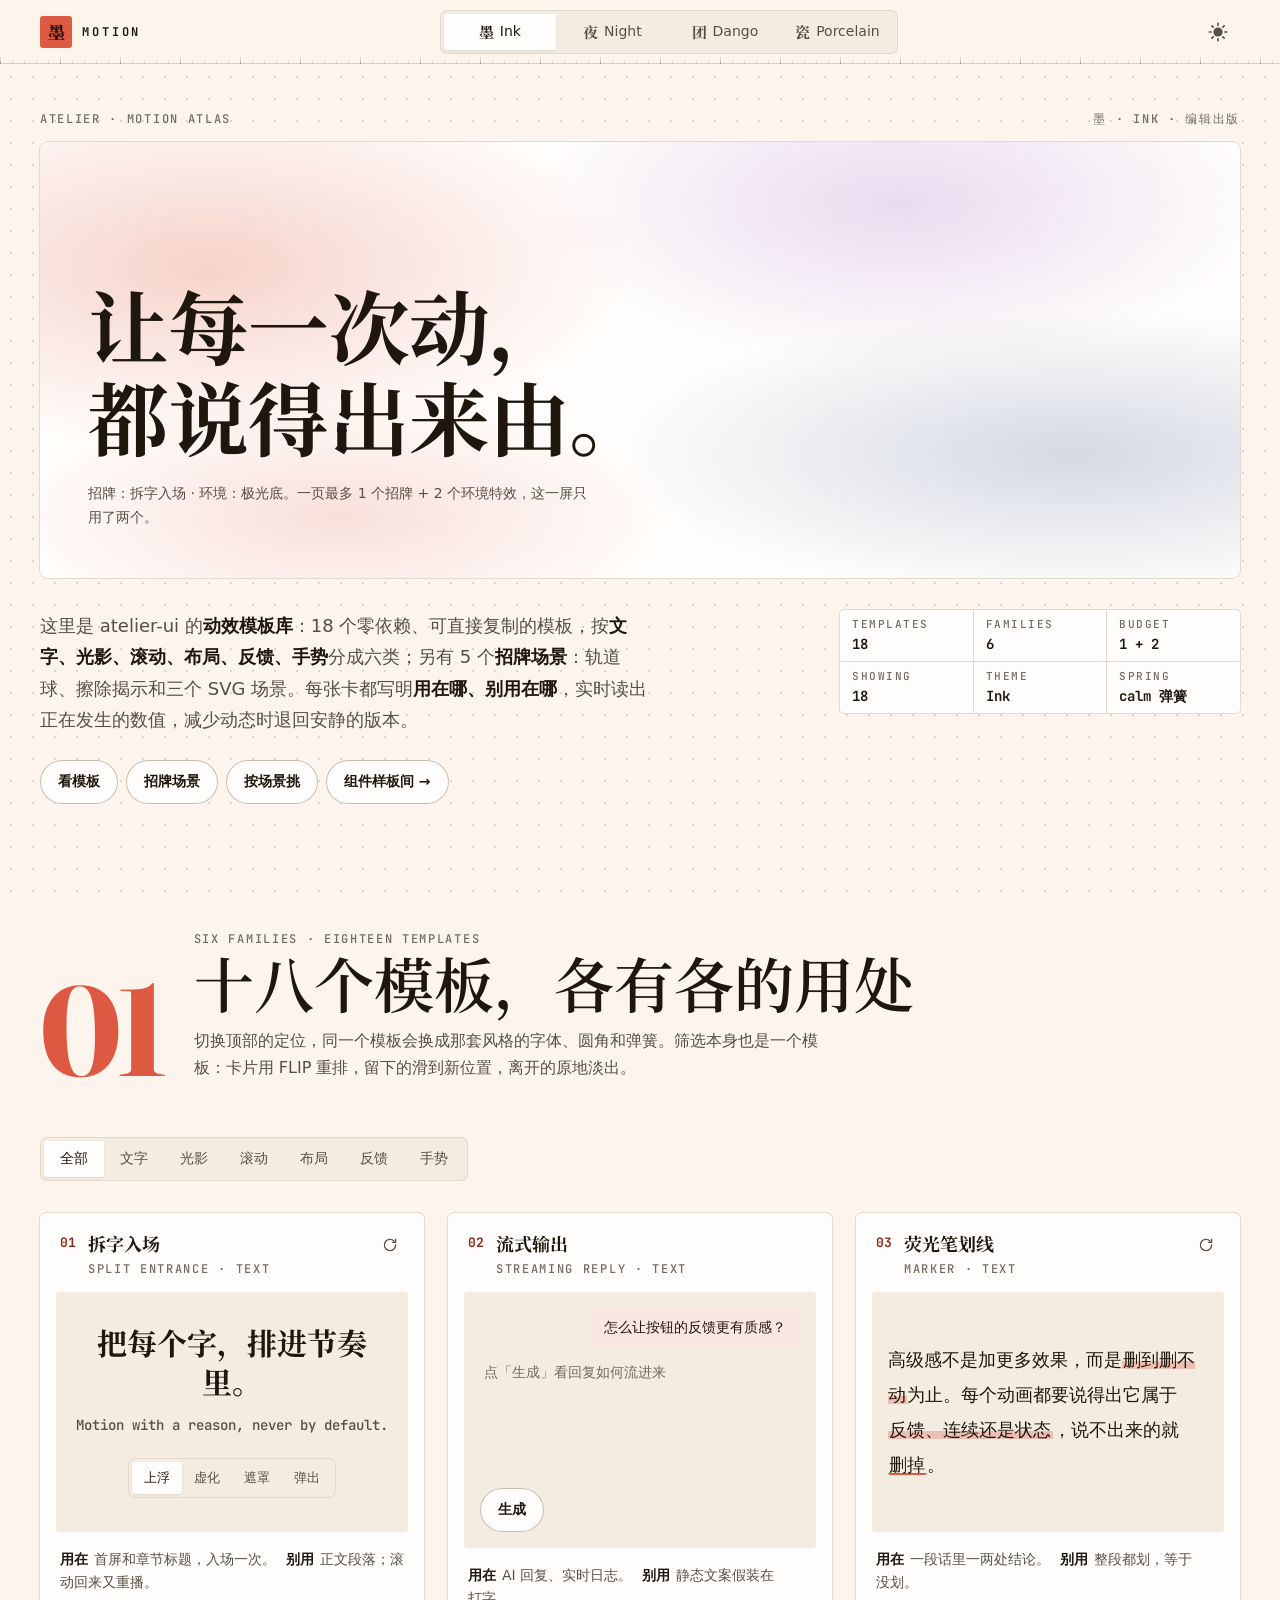
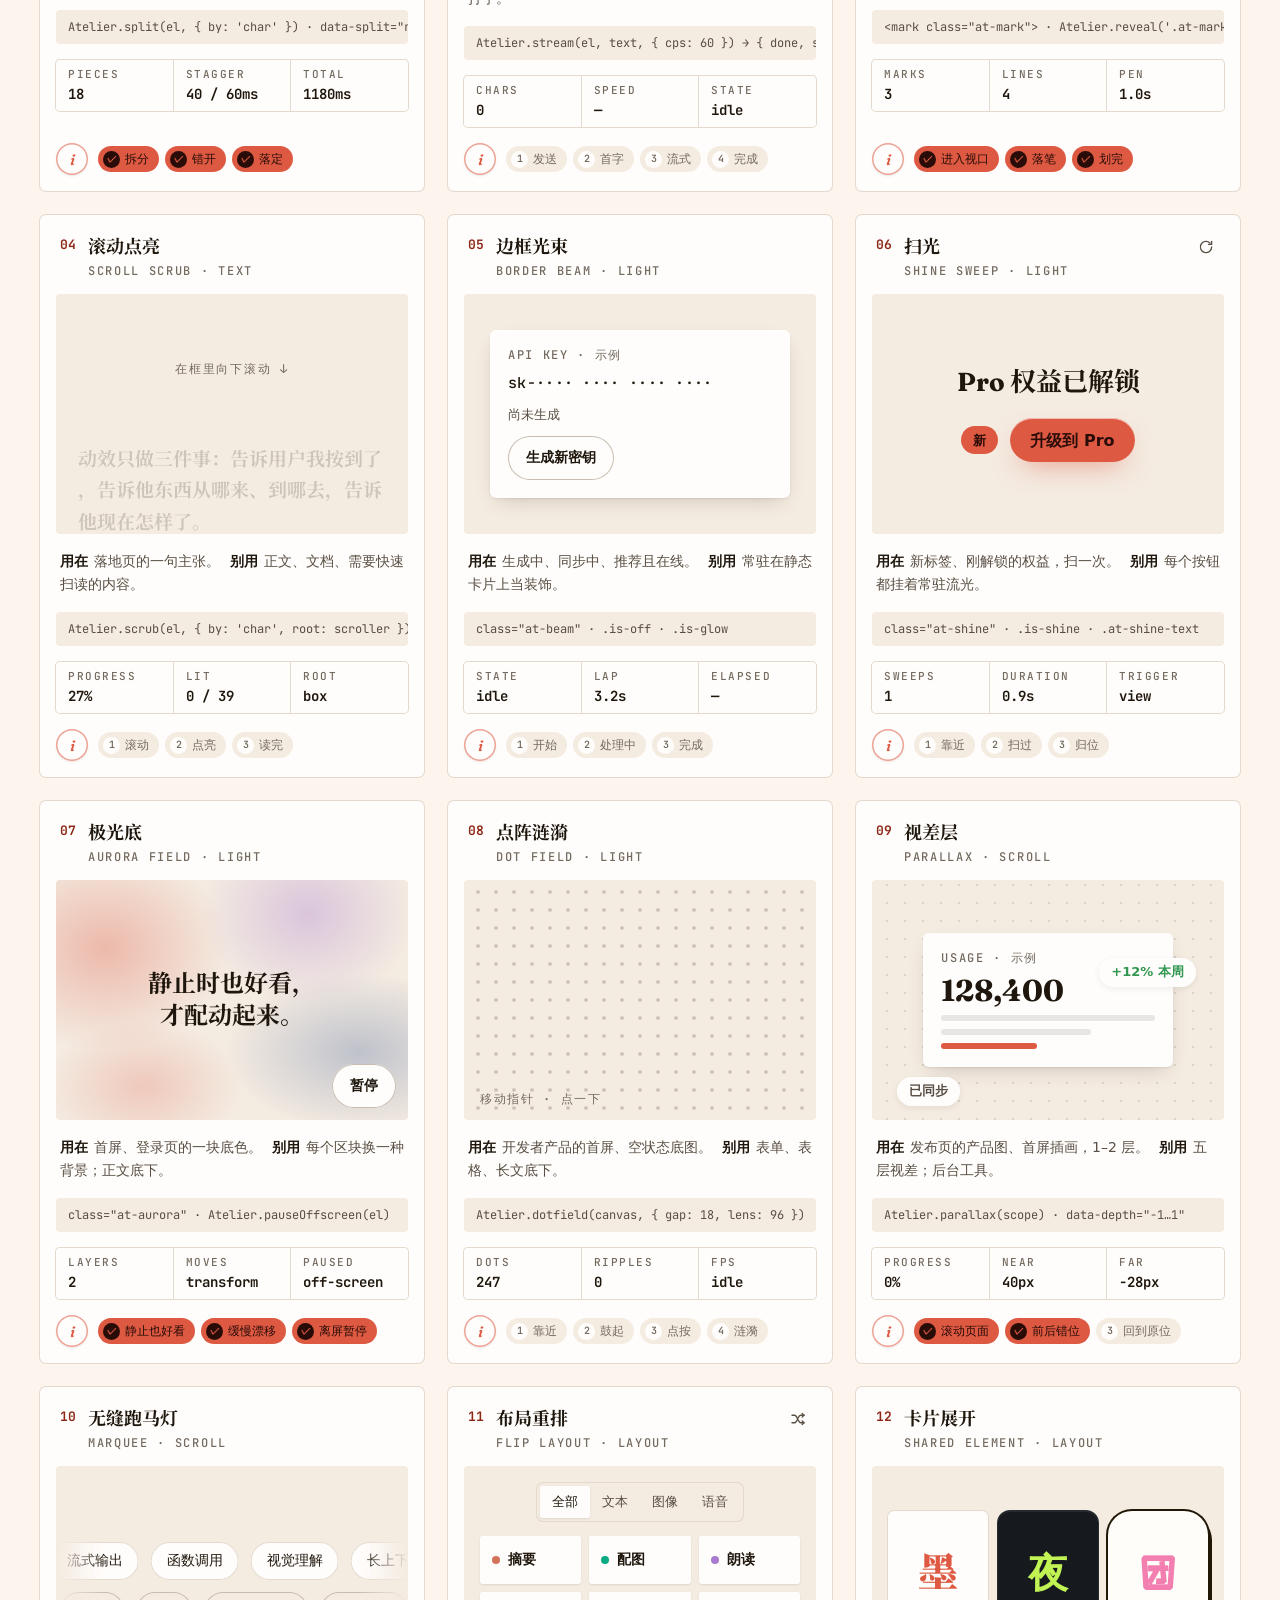
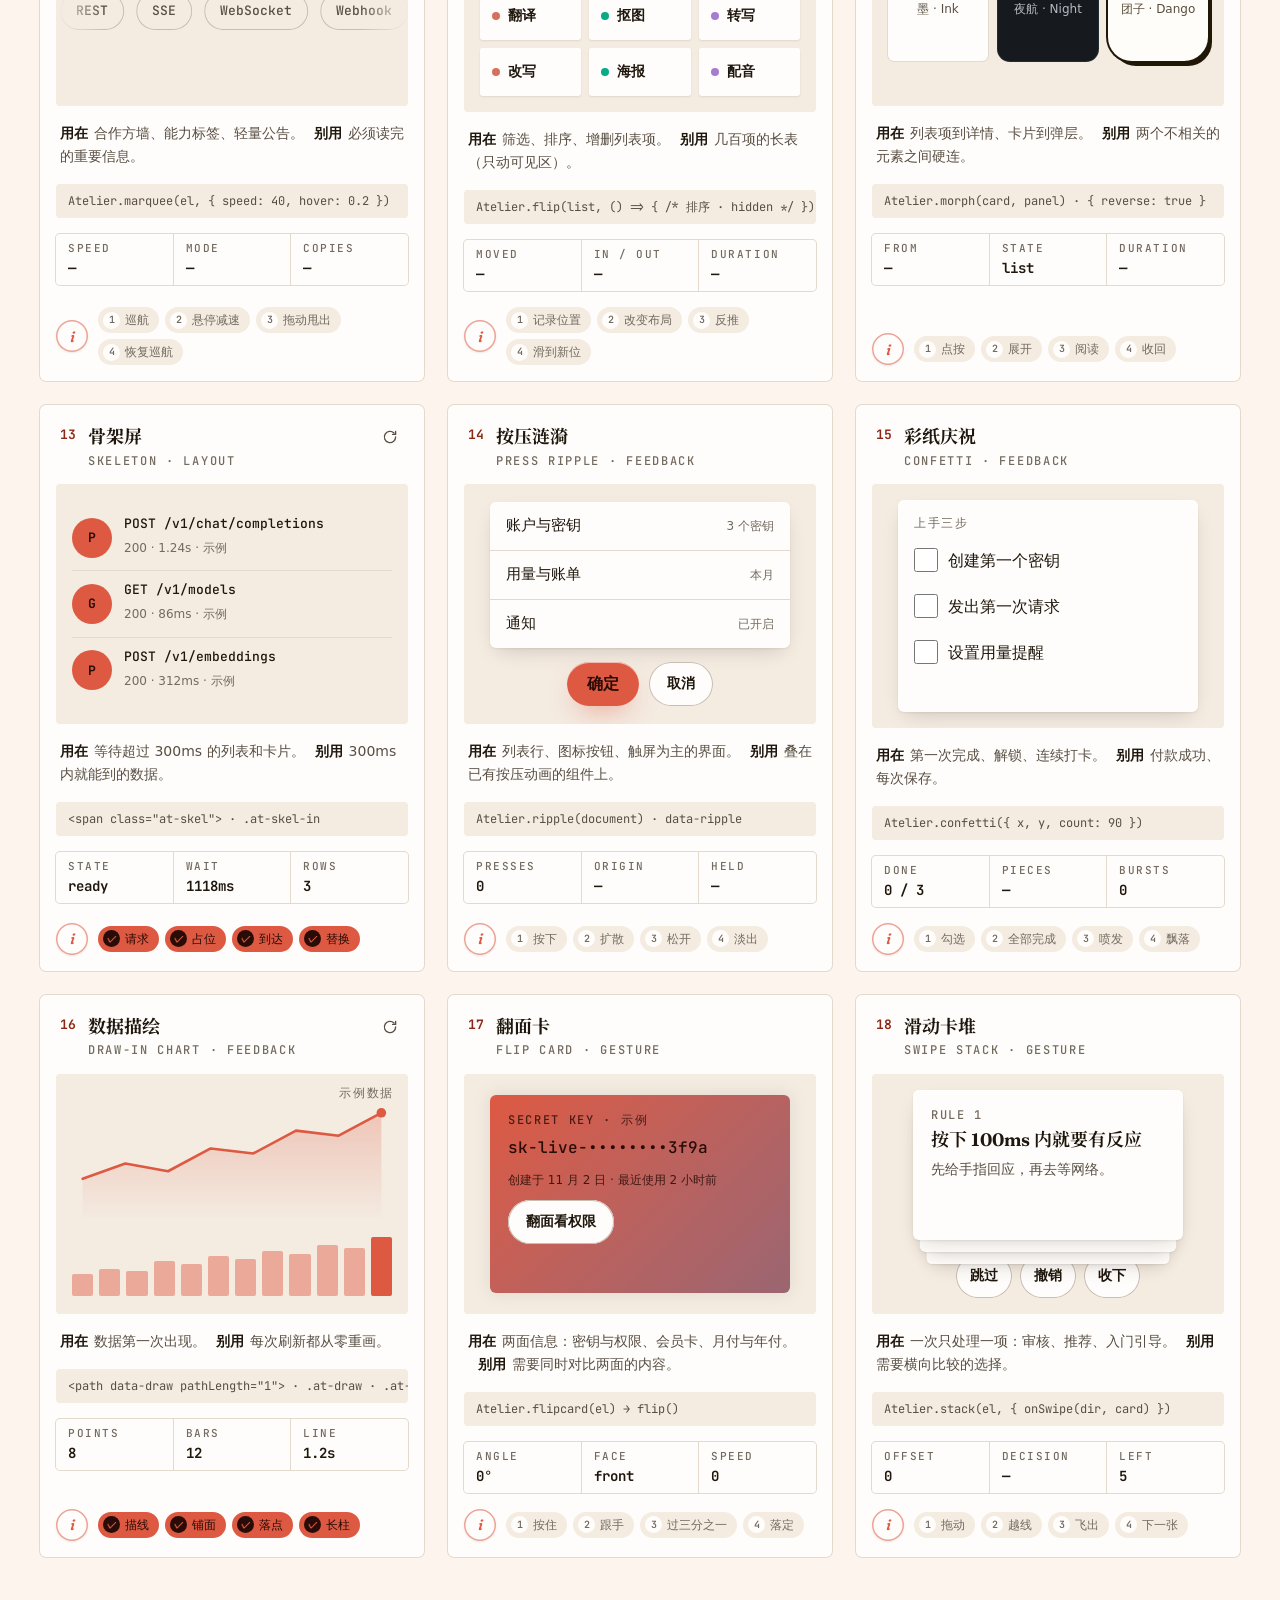
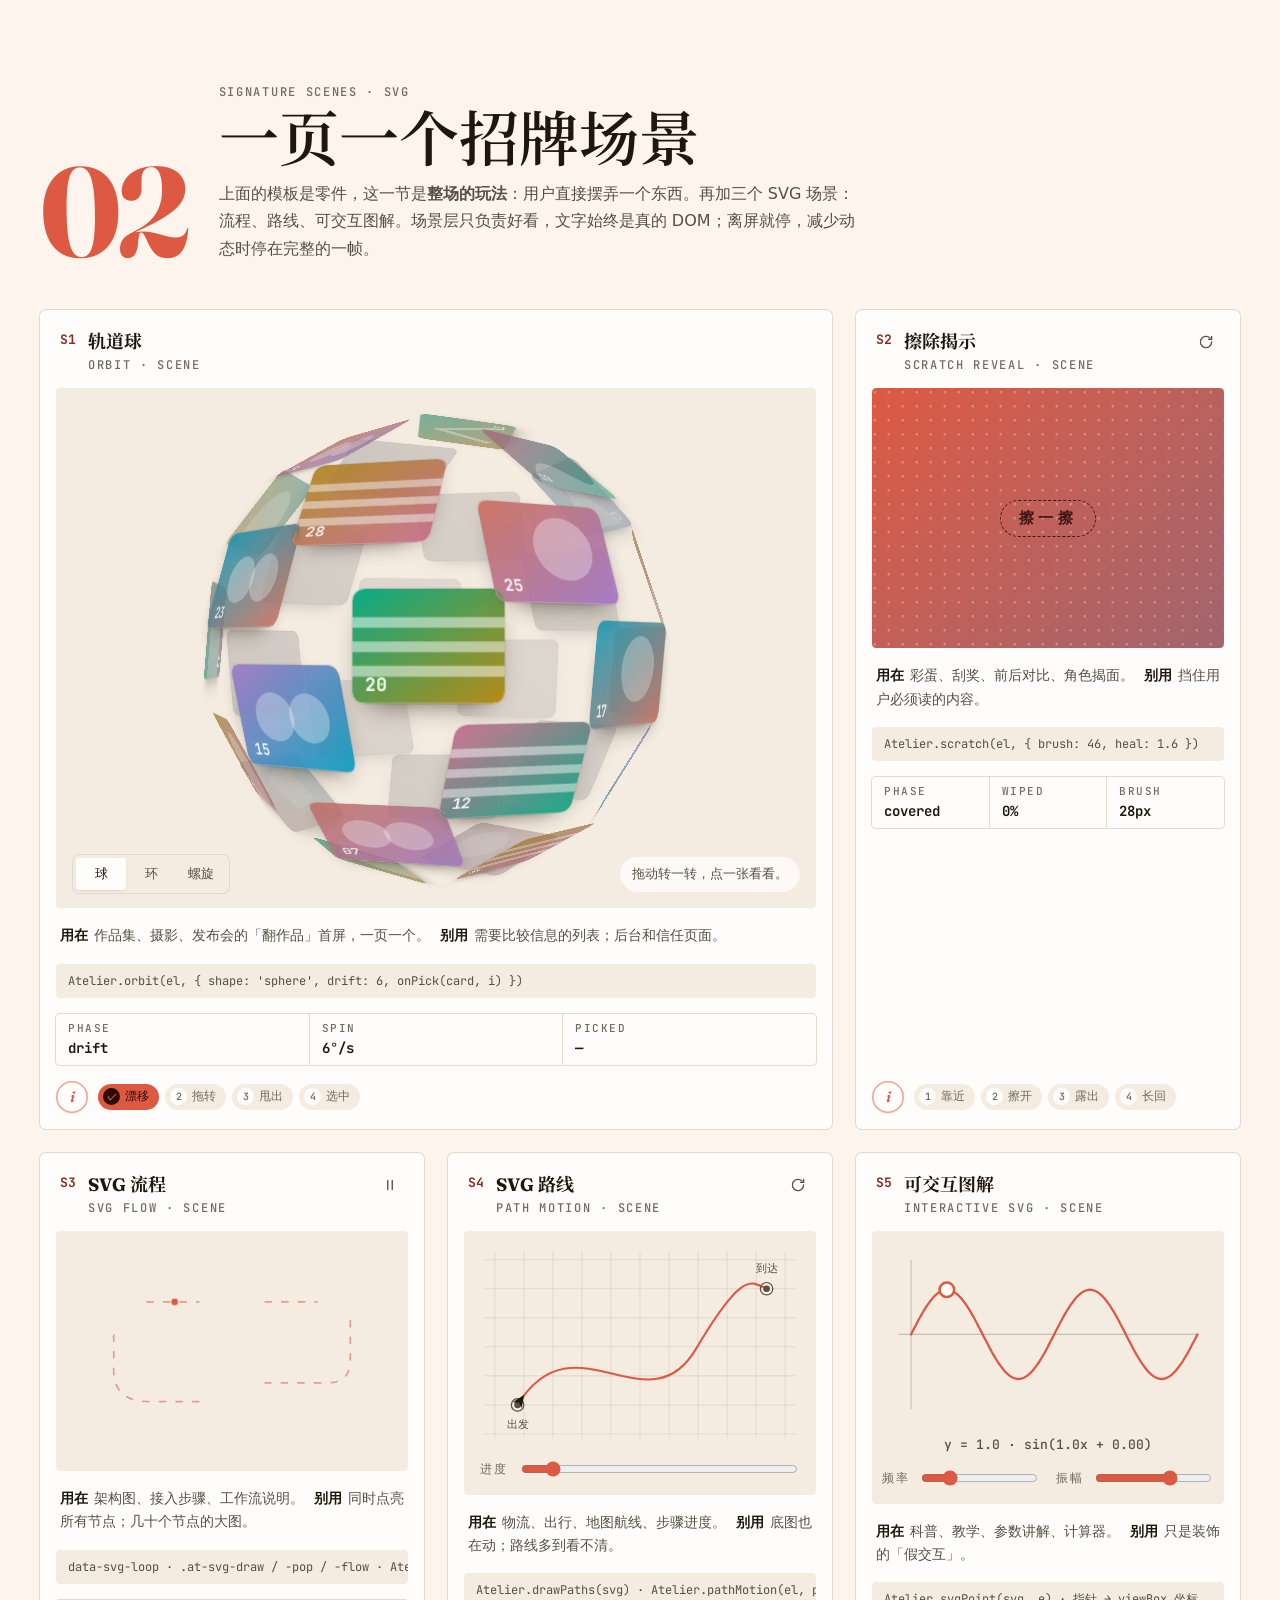
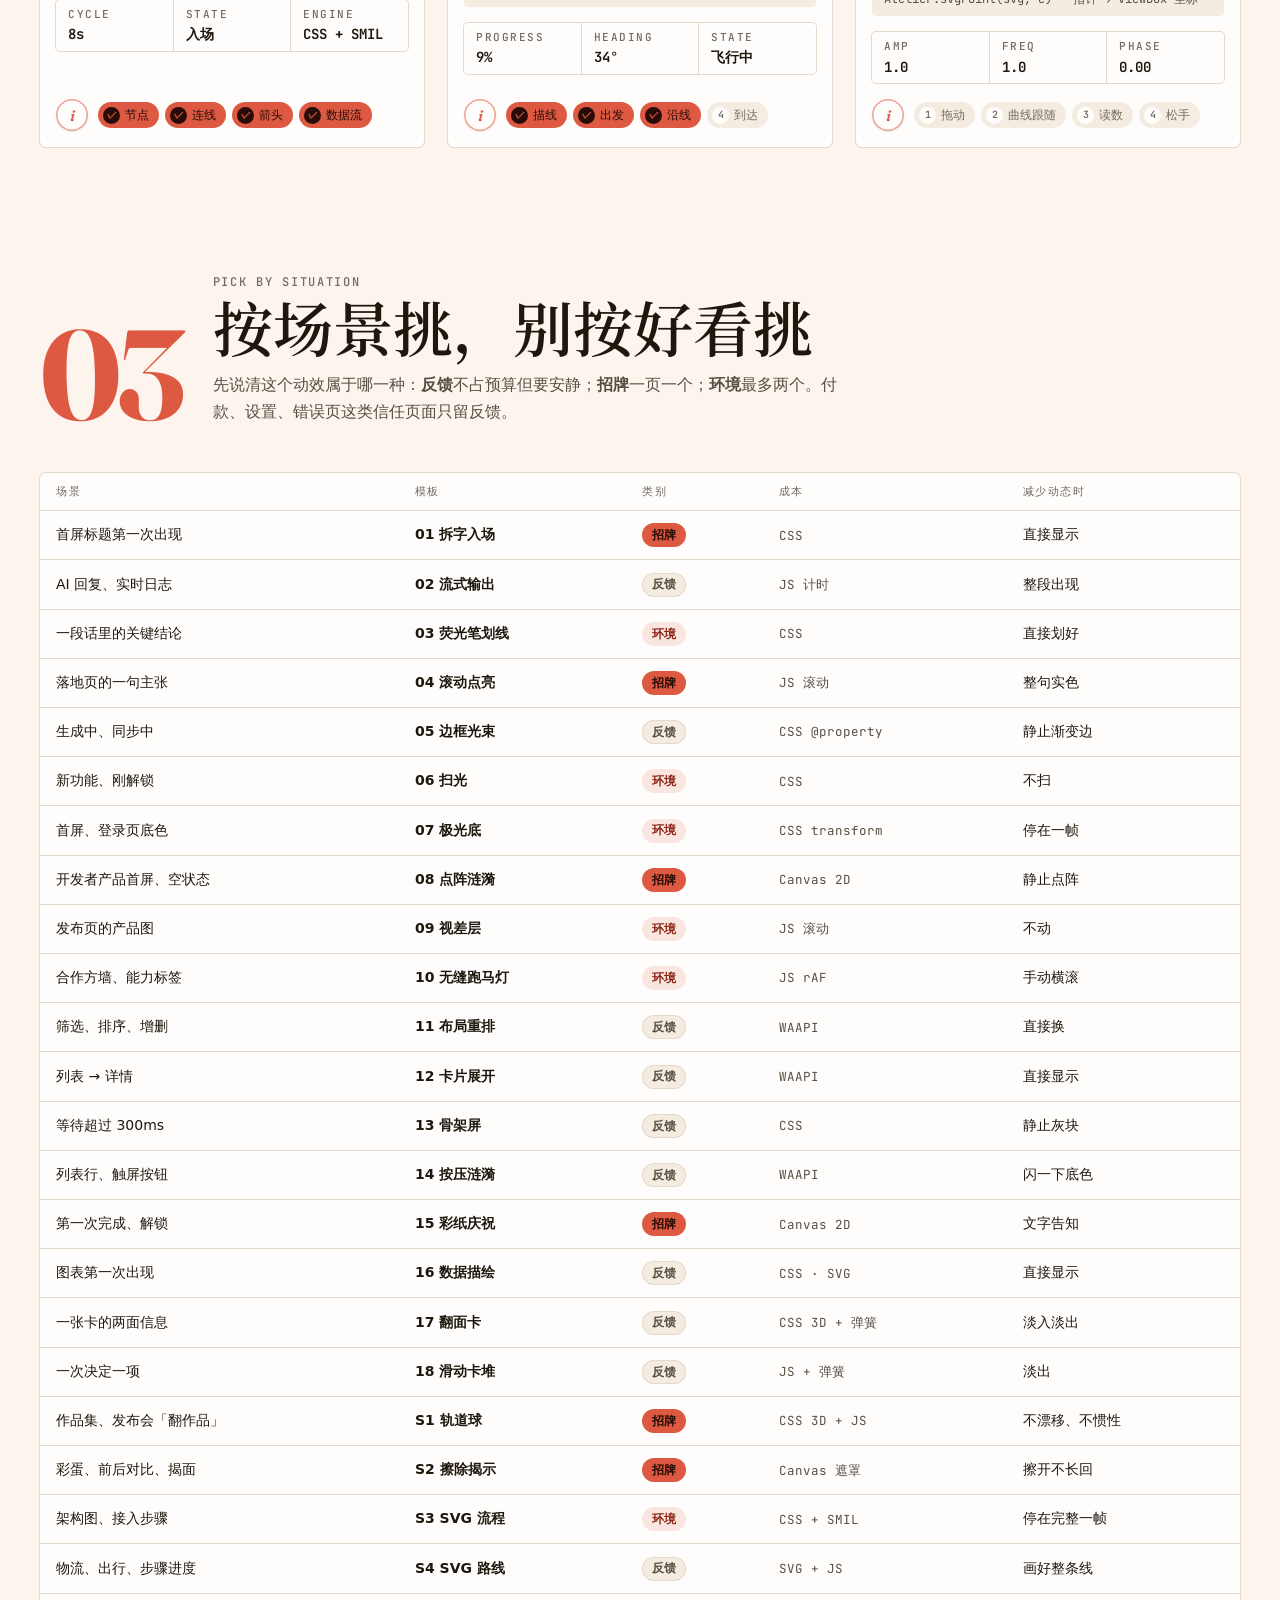
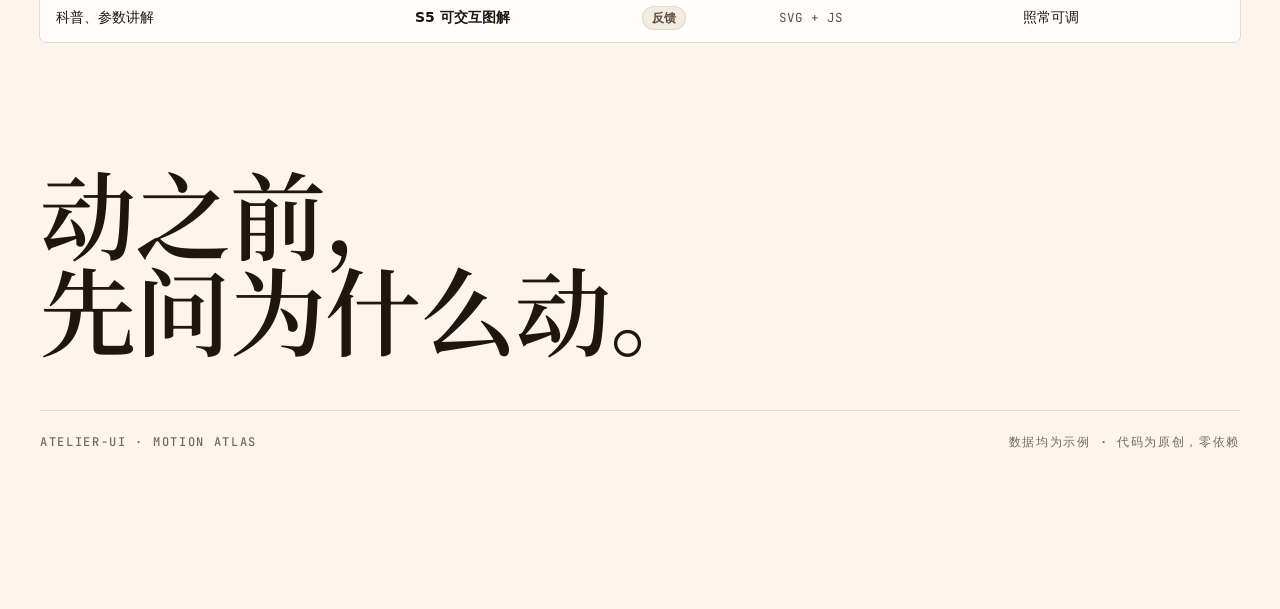
<file: examples/motion/index.html>
<!doctype html>
<html lang="zh-CN" data-theme="night" data-mode="dark">
<head>
<meta charset="utf-8">
<meta name="viewport" content="width=device-width, initial-scale=1, viewport-fit=cover">
<title>Atelier · 动效图鉴</title>
<link rel="icon" href="data:image/svg+xml,%3Csvg xmlns='http://www.w3.org/2000/svg' viewBox='0 0 32 32'%3E%3Crect width='32' height='32' rx='9' fill='%23426bce'/%3E%3Cpath d='M7 20c3-8 6-8 9 0s6 8 9 0' fill='none' stroke='%23fff' stroke-width='2.6' stroke-linecap='round'/%3E%3C/svg%3E">
<meta name="description" content="atelier-ui 的动效模板库：文字、光影、滚动、布局、反馈、手势六类，18 个可直接复制的模板和 5 个招牌场景，每个都写明用在哪、别用在哪。">
<script>document.documentElement.classList.add('at-js');</script>
<link rel="preconnect" href="https://fonts.googleapis.com">
<link rel="preconnect" href="https://fonts.gstatic.com" crossorigin>
<link rel="stylesheet" id="webfonts" media="print" onload="this.media='all'" href="https://fonts.googleapis.com/css2?family=Fraunces:opsz,wght@9..144,400;9..144,600;9..144,900&family=Noto+Serif+SC:wght@500;700;900&family=Geist:wght@400;500;600;800&family=Geist+Mono:wght@400;500;600&family=Fredoka:wght@400;500;600;700&family=ZCOOL+KuaiLe&family=JetBrains+Mono:wght@400;500;600&display=swap">
<noscript><link rel="stylesheet" href="https://fonts.googleapis.com/css2?family=Fraunces:opsz,wght@9..144,400;9..144,600;9..144,900&family=Noto+Serif+SC:wght@500;700;900&family=Geist:wght@400;500;600;800&family=Geist+Mono:wght@400;500;600&family=Fredoka:wght@400;500;600;700&family=ZCOOL+KuaiLe&family=JetBrains+Mono:wght@400;500;600&display=swap"></noscript>
<link rel="stylesheet" href="../../assets/tokens.css">
<link rel="stylesheet" href="../../assets/base.css">
<link rel="stylesheet" href="../../assets/core.css">
<link rel="stylesheet" href="../../assets/scrollbar.css">
<link rel="stylesheet" href="../../assets/fx/text.css">
<link rel="stylesheet" href="../../assets/fx/split.css">
<link rel="stylesheet" href="../../assets/fx/light.css">
<link rel="stylesheet" href="../../assets/fx/scroll.css">
<link rel="stylesheet" href="../../assets/fx/marquee.css">
<link rel="stylesheet" href="../../assets/fx/ripple.css">
<link rel="stylesheet" href="../../assets/fx/draw.css">
<link rel="stylesheet" href="../../assets/fx/skeleton.css">
<link rel="stylesheet" href="../../assets/fx/orbit.css">
<link rel="stylesheet" href="../../assets/fx/scratch.css">
<link rel="stylesheet" href="../../assets/fx/svg.css">
<link rel="stylesheet" href="../../assets/components/segmented.css">
<link rel="stylesheet" href="../../assets/components/info-pill.css">
<link rel="stylesheet" href="../../assets/components/flipcard.css">
<link rel="stylesheet" href="../../assets/components/stack.css">
<link rel="stylesheet" href="../showcase/css/page.css">
<link rel="stylesheet" href="../showcase/css/cards.css">
<link rel="stylesheet" href="../showcase/css/theme.css">
<link rel="stylesheet" href="css/motion.css">
<script src="../../assets/palette.js"></script>
<script src="../showcase/js/themes.js"></script>
</head>
<body>
<div class="sc-bg" aria-hidden="true"></div>
<a class="sc-skip" href="#main">跳到正文</a>
<header class="sc-top">
  <div class="sc-wrap sc-top__in">
    <a class="sc-brand" href="../showcase/" aria-label="回到 Atelier 样板间"><span class="sc-brand__mark" id="brandMark">夜</span><span class="sc-brand__word">MOTION</span></a>
    <div class="at-seg sc-themes" id="themeSeg" aria-label="产品定位">
      <span class="at-seg__glider"></span>
      <button type="button" data-t="ink"><b>墨</b><span>Ink</span></button>
      <button type="button" data-t="night"><b>夜</b><span>Night</span></button>
      <button type="button" data-t="dango"><b>团</b><span>Dango</span></button>
      <button type="button" data-t="porcelain"><b>瓷</b><span>Porcelain</span></button>
    </div>
    <button class="sc-mode" id="modeBtn" type="button" aria-label="切换深浅色"><svg viewBox="0 0 24 24" aria-hidden="true"><mask id="sc-moon"><rect width="24" height="24" fill="#fff"/><circle class="sc-mode__cut" cx="17" cy="7" r="5" fill="#000"/></mask><circle class="sc-mode__orb" cx="12" cy="12" r="5" fill="currentColor" mask="url(#sc-moon)"/><g class="sc-mode__rays" fill="none" stroke="currentColor" stroke-width="1.8" stroke-linecap="round"><path d="M12 2.5v2M12 19.5v2M2.5 12h2M19.5 12h2M5.3 5.3l1.4 1.4M17.3 17.3l1.4 1.4M5.3 18.7l1.4-1.4M17.3 6.7l1.4-1.4"/></g></svg></button>
  </div>
  <div class="sc-ruler" aria-hidden="true"></div>
</header>

<main id="main">
<section class="sc-hero sc-wrap" id="top" aria-labelledby="heroTitle">
  <div class="sc-hero__bar">
    <span class="at-label" data-scramble>ATELIER · MOTION ATLAS</span>
    <span class="at-label" id="heroTheme">夜航 · 开发者平台</span>
  </div>
  <div class="mo-hero at-aurora" id="heroStage">
    <h1 class="mo-hero__title" id="heroTitle" data-split="mask">让每一次动，<br>都说得出来由。</h1>
    <p class="mo-hero__sub">招牌：拆字入场 · 环境：极光底。一页最多 1 个招牌 + 2 个环境特效，这一屏只用了两个。</p>
  </div>
  <div class="sc-hero__foot">
    <div>
      <p class="sc-lead">这里是 atelier-ui 的<b>动效模板库</b>：18 个零依赖、可直接复制的模板，按<b>文字、光影、滚动、布局、反馈、手势</b>分成六类；另有 5 个<b>招牌场景</b>：轨道球、擦除揭示和三个 SVG 场景。每张卡都写明<b>用在哪、别用在哪</b>，实时读出正在发生的数值，减少动态时退回安静的版本。</p>
      <p class="mo-links"><a class="sc-ghost" href="#atlas">看模板</a><a class="sc-ghost" href="#scenes">招牌场景</a><a class="sc-ghost" href="#pick">按场景挑</a><a class="sc-ghost" href="../showcase/">组件样板间 →</a></p>
    </div>
    <dl class="sc-readout" id="heroReadout">
      <div><dt>Templates</dt><dd>18</dd></div>
      <div><dt>Families</dt><dd>6</dd></div>
      <div><dt>Budget</dt><dd>1 + 2</dd></div>
      <div><dt>Showing</dt><dd data-k="showing">18</dd></div>
      <div><dt>Theme</dt><dd data-k="theme">—</dd></div>
      <div><dt>Spring</dt><dd data-k="spring">—</dd></div>
    </dl>
  </div>
</section>

<section class="sc-sec sc-wrap" id="atlas" aria-labelledby="atlasTitle">
  <header class="sc-head">
    <span class="sc-head__num" aria-hidden="true">01</span>
    <span class="at-label" data-scramble>SIX FAMILIES · EIGHTEEN TEMPLATES</span>
    <h2 id="atlasTitle">十八个模板，各有各的用处</h2>
    <p>切换顶部的定位，同一个模板会换成那套风格的字体、圆角和弹簧。筛选本身也是一个模板：卡片用 FLIP 重排，留下的滑到新位置，离开的原地淡出。</p>
  </header>
  <div class="mo-filterbar">
    <div class="at-seg mo-filter" id="familySeg" aria-label="按家族筛选">
      <span class="at-seg__glider"></span>
      <button type="button" data-f="all" aria-checked="true">全部</button>
      <button type="button" data-f="text">文字</button>
      <button type="button" data-f="light">光影</button>
      <button type="button" data-f="scroll">滚动</button>
      <button type="button" data-f="layout">布局</button>
      <button type="button" data-f="feedback">反馈</button>
      <button type="button" data-f="gesture">手势</button>
    </div>
  </div>

  <div class="sc-grid mo-grid" id="grid">

    <!-- 01 split -->
    <article class="sc-card" id="m-split" data-family="text" data-reveal data-steps="拆分|错开|落定"
      data-prompt="拆字入场：标题按字（中文）或按词（英文）拆开，每个字错开 40ms 依次出现，总时长封顶 420ms，长标题也不会拖沓。四种入场可选：上浮淡入、由虚变实、从基线下方遮罩升起、弹出。只在第一次进入视口时播一次；读屏读到的是完整句子；减少动态时直接显示。">
      <header class="sc-card__head"><span class="sc-card__no">01</span><div class="sc-card__title"><h3>拆字入场</h3><span class="at-label">SPLIT ENTRANCE · TEXT</span></div>
        <button class="sc-card__act" type="button" data-replay aria-label="重播拆字入场"><svg viewBox="0 0 24 24" aria-hidden="true"><path d="M19.5 12a7.5 7.5 0 1 1-2.2-5.3"/><path d="M19.5 4.5v4h-4"/></svg></button></header>
      <div class="sc-card__stage mo-split">
        <p class="mo-split__big" id="splitBig" data-split="rise">把每个字，排进节奏里。</p>
        <p class="mo-split__small" id="splitSmall" data-split="rise">Motion with a reason, never by default.</p>
        <div class="at-seg mo-mini" id="splitSeg" aria-label="入场方式">
          <span class="at-seg__glider"></span>
          <button type="button" data-v="rise" aria-checked="true">上浮</button><button type="button" data-v="blur">虚化</button><button type="button" data-v="mask">遮罩</button><button type="button" data-v="pop">弹出</button>
        </div>
      </div>
      <p class="mo-use"><b>用在</b>首屏和章节标题，入场一次。<b>别用</b>正文段落；滚动回来又重播。</p>
      <code class="mo-api">Atelier.split(el, { by: 'char' }) · data-split="rise"</code>
      <dl class="sc-readout"><div><dt>Pieces</dt><dd data-k="pieces">—</dd></div><div><dt>Stagger</dt><dd data-k="stagger">40ms</dd></div><div><dt>Total</dt><dd data-k="total">—</dd></div></dl>
      <div class="sc-card__foot"></div>
    </article>

    <!-- 02 stream -->
    <article class="sc-card" id="m-stream" data-family="text" data-reveal data-steps="发送|首字|流式|完成"
      data-prompt="流式输出：模型回复像真实的流一样到达——每次 1 到 4 个字、速度有快有慢、逗号句号后停顿一下，末尾一个光标，打字时常亮、等待时闪烁。生成中按钮变成「停止」，点了立刻停在当前位置。读屏不逐字播报，生成结束后整段可读；减少动态时整段直接出现。">
      <header class="sc-card__head"><span class="sc-card__no">02</span><div class="sc-card__title"><h3>流式输出</h3><span class="at-label">STREAMING REPLY · TEXT</span></div></header>
      <div class="sc-card__stage mo-chat">
        <div class="mo-chat__q">怎么让按钮的反馈更有质感？</div>
        <div class="mo-chat__a" id="streamOut"><span class="mo-chat__ph">点「生成」看回复如何流进来</span></div>
        <button class="sc-ghost mo-chat__btn" type="button" id="streamBtn">生成</button>
      </div>
      <p class="mo-use"><b>用在</b>AI 回复、实时日志。<b>别用</b>静态文案假装在打字。</p>
      <code class="mo-api">Atelier.stream(el, text, { cps: 60 }) → { done, stop }</code>
      <dl class="sc-readout"><div><dt>Chars</dt><dd data-k="chars">0</dd></div><div><dt>Speed</dt><dd data-k="cps">—</dd></div><div><dt>State</dt><dd data-k="state">idle</dd></div></dl>
      <div class="sc-card__foot"></div>
    </article>

    <!-- 03 marker -->
    <article class="sc-card" id="m-mark" data-family="text" data-reveal data-steps="进入视口|落笔|划完"
      data-prompt="荧光笔划线：一段话里的关键结论，在进入视口时被一支荧光笔从左到右划过，跨行时一行接一行地划，像真的在纸上画。颜色取主色的 30% 透明度，文字颜色不变；也可以换成一条细下划线。一段话最多划两三处，减少动态时直接显示划好的样子。">
      <header class="sc-card__head"><span class="sc-card__no">03</span><div class="sc-card__title"><h3>荧光笔划线</h3><span class="at-label">MARKER · TEXT</span></div>
        <button class="sc-card__act" type="button" data-replay aria-label="重播划线"><svg viewBox="0 0 24 24" aria-hidden="true"><path d="M19.5 12a7.5 7.5 0 1 1-2.2-5.3"/><path d="M19.5 4.5v4h-4"/></svg></button></header>
      <div class="sc-card__stage mo-mark">
        <p id="markText">高级感不是加更多效果，而是<mark class="at-mark">删到删不动</mark>为止。每个动画都要说得出它属于<mark class="at-mark" style="--mark-delay:.55s">反馈、连续还是状态</mark>，说不出来的就<mark class="at-mark" data-mark="under" style="--mark-delay:1.1s">删掉</mark>。</p>
      </div>
      <p class="mo-use"><b>用在</b>一段话里一两处结论。<b>别用</b>整段都划，等于没划。</p>
      <code class="mo-api">&lt;mark class="at-mark"&gt; · Atelier.reveal('.at-mark')</code>
      <dl class="sc-readout"><div><dt>Marks</dt><dd data-k="marks">3</dd></div><div><dt>Lines</dt><dd data-k="lines">—</dd></div><div><dt>Pen</dt><dd data-k="pen">1.0s</dd></div></dl>
      <div class="sc-card__foot"></div>
    </article>

    <!-- 04 scrub -->
    <article class="sc-card" id="m-scrub" data-family="text" data-reveal data-steps="滚动|点亮|读完"
      data-prompt="滚动点亮：一句主张先以 18% 的浓度铺在页面上，随着滚动，字从左到右逐个变实，像有人陪你读。点亮进度跟滚动位置绑定，往回滚会再变淡。只用在一句话的主张上，不要用在正文；减少动态时整句直接是实色。">
      <header class="sc-card__head"><span class="sc-card__no">04</span><div class="sc-card__title"><h3>滚动点亮</h3><span class="at-label">SCROLL SCRUB · TEXT</span></div></header>
      <div class="sc-card__stage mo-scrub">
        <div class="at-scroll mo-scrub__box" id="scrubBox"><div class="at-scroll__view" tabindex="0" aria-label="滚动阅读示例">
          <div class="mo-scrub__pad at-label">在框里向下滚动 ↓</div>
          <p class="mo-scrub__text" id="scrubText">动效只做三件事：告诉用户我按到了，告诉他东西从哪来、到哪去，告诉他现在怎样了。</p>
          <div class="mo-scrub__pad"></div>
        </div></div>
      </div>
      <p class="mo-use"><b>用在</b>落地页的一句主张。<b>别用</b>正文、文档、需要快速扫读的内容。</p>
      <code class="mo-api">Atelier.scrub(el, { by: 'char', root: scroller })</code>
      <dl class="sc-readout"><div><dt>Progress</dt><dd data-k="progress">0%</dd></div><div><dt>Lit</dt><dd data-k="lit">—</dd></div><div><dt>Root</dt><dd data-k="root">box</dd></div></dl>
      <div class="sc-card__foot"></div>
    </article>

    <!-- 05 beam -->
    <article class="sc-card" id="m-beam" data-family="light" data-reveal data-steps="开始|处理中|完成"
      data-prompt="边框光束：一段短光沿着卡片边框绕圈，表示「正在处理」。只在处理中出现，完成后光束淡出、卡片上出现对勾。光是主色，从透明渐变到主色再到一点白，像彗星的尾巴；一圈约 3 秒。不要把它常驻在静态卡片上当装饰；减少动态时换成静止的渐变描边。">
      <header class="sc-card__head"><span class="sc-card__no">05</span><div class="sc-card__title"><h3>边框光束</h3><span class="at-label">BORDER BEAM · LIGHT</span></div></header>
      <div class="sc-card__stage">
        <div class="mo-key at-beam is-off" id="beamCard">
          <span class="at-label">API KEY · 示例</span>
          <code class="mo-key__val" id="beamKey">sk-···· ···· ···· ····</code>
          <span class="mo-key__state" id="beamState" role="status">尚未生成</span>
          <button class="sc-ghost" type="button" id="beamBtn">生成新密钥</button>
        </div>
      </div>
      <p class="mo-use"><b>用在</b>生成中、同步中、推荐且在线。<b>别用</b>常驻在静态卡片上当装饰。</p>
      <code class="mo-api">class="at-beam" · .is-off · .is-glow</code>
      <dl class="sc-readout"><div><dt>State</dt><dd data-k="state">idle</dd></div><div><dt>Lap</dt><dd data-k="lap">3.2s</dd></div><div><dt>Elapsed</dt><dd data-k="elapsed">—</dd></div></dl>
      <div class="sc-card__foot"></div>
    </article>

    <!-- 06 shine -->
    <article class="sc-card" id="m-shine" data-family="light" data-reveal data-steps="靠近|扫过|归位" data-steps-touch="轻点|扫过|归位"
      data-prompt="扫光：一道 105° 的斜光从左到右扫过一次，0.9 秒，ease-out。用在「新」标签、刚解锁的权益、主按钮的悬停。文字版是光从字里穿过：底色是正文色，中间一段是主色。只扫一次，不要常驻流光；减少动态时不扫。">
      <header class="sc-card__head"><span class="sc-card__no">06</span><div class="sc-card__title"><h3>扫光</h3><span class="at-label">SHINE SWEEP · LIGHT</span></div>
        <button class="sc-card__act" type="button" data-replay aria-label="再扫一次"><svg viewBox="0 0 24 24" aria-hidden="true"><path d="M19.5 12a7.5 7.5 0 1 1-2.2-5.3"/><path d="M19.5 4.5v4h-4"/></svg></button></header>
      <div class="sc-card__stage mo-shine">
        <p class="mo-shine__title at-shine-text" id="shineText">Pro 权益已解锁</p>
        <div class="mo-shine__row">
          <span class="mo-badge at-shine" data-shine>新</span>
          <button class="mo-cta at-shine" type="button" data-shine>升级到 Pro</button>
        </div>
      </div>
      <p class="mo-use"><b>用在</b>新标签、刚解锁的权益，扫一次。<b>别用</b>每个按钮都挂着常驻流光。</p>
      <code class="mo-api">class="at-shine" · .is-shine · .at-shine-text</code>
      <dl class="sc-readout"><div><dt>Sweeps</dt><dd data-k="sweeps">0</dd></div><div><dt>Duration</dt><dd data-k="dur">0.9s</dd></div><div><dt>Trigger</dt><dd data-k="trigger">—</dd></div></dl>
      <div class="sc-card__foot"></div>
    </article>

    <!-- 07 aurora -->
    <article class="sc-card" id="m-aurora" data-family="light" data-reveal data-steps="静止也好看|缓慢漂移|离屏暂停"
      data-prompt="极光底：两层超大的柔和色团（主色、点缀色、一个数据色）以 22 秒和 30 秒的周期反向缓慢漂移，只动 transform，不用模糊滤镜，所以很省。浅色主题下浓度更低，保证上面的文字对比度。滚出视口自动暂停；减少动态时停在一帧——它静止时也要好看。">
      <header class="sc-card__head"><span class="sc-card__no">07</span><div class="sc-card__title"><h3>极光底</h3><span class="at-label">AURORA FIELD · LIGHT</span></div></header>
      <div class="sc-card__stage mo-aurora at-aurora" id="auroraBox">
        <p>静止时也好看，<br>才配动起来。</p>
        <button class="sc-ghost mo-aurora__btn" type="button" id="auroraBtn" aria-pressed="false">暂停</button>
      </div>
      <p class="mo-use"><b>用在</b>首屏、登录页的一块底色。<b>别用</b>每个区块换一种背景；正文底下。</p>
      <code class="mo-api">class="at-aurora" · Atelier.pauseOffscreen(el)</code>
      <dl class="sc-readout"><div><dt>Layers</dt><dd>2</dd></div><div><dt>Moves</dt><dd>transform</dd></div><div><dt>Paused</dt><dd data-k="paused">no</dd></div></dl>
      <div class="sc-card__foot"></div>
    </article>

    <!-- 08 dotfield -->
    <article class="sc-card" id="m-dots" data-family="light" data-reveal data-steps="靠近|鼓起|点按|涟漪" data-steps-touch="轻点|涟漪|扩散"
      data-prompt="点阵涟漪：一片均匀的点阵，指针靠近时附近的点被推开、变大、染上主色，像透镜下的网格；点按时从按下处扩散出一圈波纹，波经过的点被推开再回位。没有动静时停帧不耗电；触屏没有透镜，只有点按涟漪；减少动态时只画静止的点阵。">
      <header class="sc-card__head"><span class="sc-card__no">08</span><div class="sc-card__title"><h3>点阵涟漪</h3><span class="at-label">DOT FIELD · LIGHT</span></div></header>
      <div class="sc-card__stage mo-dots" id="dotsBox"><canvas id="dotsCanvas" aria-hidden="true"></canvas><span class="at-label" id="dotsHint">移动指针 · 点一下</span></div>
      <p class="mo-use"><b>用在</b>开发者产品的首屏、空状态底图。<b>别用</b>表单、表格、长文底下。</p>
      <code class="mo-api">Atelier.dotfield(canvas, { gap: 18, lens: 96 })</code>
      <dl class="sc-readout"><div><dt>Dots</dt><dd data-k="dots">—</dd></div><div><dt>Ripples</dt><dd data-k="ripples">0</dd></div><div><dt>FPS</dt><dd data-k="fps">idle</dd></div></dl>
      <div class="sc-card__foot"></div>
    </article>

    <!-- 09 parallax -->
    <article class="sc-card" id="m-plx" data-family="scroll" data-reveal data-steps="滚动页面|前后错位|回到原位"
      data-prompt="视差层：同一个画面分成远、中、近三层，滚动页面时远处那层慢慢往反方向走，近处那层多走一点，最大位移 40px，中间那层不动。卡片在视口中间时三层对齐。只用 1 到 2 个会动的层；减少动态时三层都不动。">
      <header class="sc-card__head"><span class="sc-card__no">09</span><div class="sc-card__title"><h3>视差层</h3><span class="at-label">PARALLAX · SCROLL</span></div></header>
      <div class="sc-card__stage mo-plx" id="plxBox">
        <div class="mo-plx__far at-dots" data-depth="-0.7"></div>
        <div class="mo-plx__mid" data-depth="0"><span class="at-label">USAGE · 示例</span><b class="at-num">128,400</b><i></i><i></i><i></i></div>
        <span class="mo-plx__chip is-a" data-depth="1">+12% 本周</span>
        <span class="mo-plx__chip is-b" data-depth="0.6">已同步</span>
      </div>
      <p class="mo-use"><b>用在</b>发布页的产品图、首屏插画，1–2 层。<b>别用</b>五层视差；后台工具。</p>
      <code class="mo-api">Atelier.parallax(scope) · data-depth="-1…1"</code>
      <dl class="sc-readout"><div><dt>Progress</dt><dd data-k="progress">—</dd></div><div><dt>Near</dt><dd data-k="near">—</dd></div><div><dt>Far</dt><dd data-k="far">—</dd></div></dl>
      <div class="sc-card__foot"></div>
    </article>

    <!-- 10 marquee -->
    <article class="sc-card" id="m-marquee" data-family="scroll" data-reveal data-steps="巡航|悬停减速|拖动甩出|恢复巡航" data-steps-touch="巡航|拖动|甩出|恢复巡航"
      data-prompt="无缝跑马灯：一排标签匀速循环，两端渐隐。鼠标放上去不是急停，而是缓缓减速到两成速度；可以按住拖动、甩出去，甩出的速度在一秒内衰减回巡航速度。键盘焦点进入时停下。复制出来补位的项对读屏和 Tab 隐藏。减少动态时变成一排可以手动横向滚动的标签。">
      <header class="sc-card__head"><span class="sc-card__no">10</span><div class="sc-card__title"><h3>无缝跑马灯</h3><span class="at-label">MARQUEE · SCROLL</span></div></header>
      <div class="sc-card__stage mo-marquee">
        <div class="at-marquee" id="mq1" role="region" aria-label="能力标签"><div class="at-marquee__track">
          <span class="mo-tag">流式输出</span><span class="mo-tag">函数调用</span><span class="mo-tag">视觉理解</span><span class="mo-tag">长上下文</span><span class="mo-tag">结构化输出</span><span class="mo-tag">批量任务</span>
        </div></div>
        <div class="at-marquee" id="mq2" role="region" aria-label="接入方式"><div class="at-marquee__track">
          <span class="mo-tag is-alt">REST</span><span class="mo-tag is-alt">SSE</span><span class="mo-tag is-alt">WebSocket</span><span class="mo-tag is-alt">Webhook</span><span class="mo-tag is-alt">SDK</span><span class="mo-tag is-alt">CLI</span>
        </div></div>
      </div>
      <p class="mo-use"><b>用在</b>合作方墙、能力标签、轻量公告。<b>别用</b>必须读完的重要信息。</p>
      <code class="mo-api">Atelier.marquee(el, { speed: 40, hover: 0.2 })</code>
      <dl class="sc-readout"><div><dt>Speed</dt><dd data-k="speed">—</dd></div><div><dt>Mode</dt><dd data-k="mode">—</dd></div><div><dt>Copies</dt><dd data-k="copies">—</dd></div></dl>
      <div class="sc-card__foot"></div>
    </article>

    <!-- 11 flip -->
    <article class="sc-card" id="m-flip" data-family="layout" data-reveal data-steps="记录位置|改变布局|反推|滑到新位"
      data-prompt="布局重排（FLIP）：筛选或排序时，留下的卡片从旧位置平滑滑到新位置，被筛掉的原地缩小淡出，新出现的稍晚一点淡入。时长和曲线跟随主题的弹簧。动画中途再筛选，所有卡片从当前屏幕上的位置继续，不会跳。减少动态时直接换成新布局。">
      <header class="sc-card__head"><span class="sc-card__no">11</span><div class="sc-card__title"><h3>布局重排</h3><span class="at-label">FLIP LAYOUT · LAYOUT</span></div>
        <button class="sc-card__act" type="button" id="flipSort" aria-label="打乱顺序"><svg viewBox="0 0 24 24" aria-hidden="true"><path d="M4 7h3.5c3.5 0 4.5 10 8 10H20M4 17h3.5c1.4 0 2.4-1.6 3.2-3.4M20 7h-4.5c-1.4 0-2.4 1.6-3.2 3.4"/><path d="M17.5 4.5 20 7l-2.5 2.5M17.5 14.5 20 17l-2.5 2.5"/></svg></button></header>
      <div class="sc-card__stage mo-flip">
        <div class="at-seg mo-mini" id="flipSeg" aria-label="按类型筛选">
          <span class="at-seg__glider"></span>
          <button type="button" data-k="all" aria-checked="true">全部</button><button type="button" data-k="text">文本</button><button type="button" data-k="image">图像</button><button type="button" data-k="voice">语音</button>
        </div>
        <ul class="mo-flip__grid" id="flipGrid">
          <li data-k="text">摘要</li><li data-k="image">配图</li><li data-k="voice">朗读</li>
          <li data-k="text">翻译</li><li data-k="image">抠图</li><li data-k="voice">转写</li>
          <li data-k="text">改写</li><li data-k="image">海报</li><li data-k="voice">配音</li>
        </ul>
      </div>
      <p class="mo-use"><b>用在</b>筛选、排序、增删列表项。<b>别用</b>几百项的长表（只动可见区）。</p>
      <code class="mo-api">Atelier.flip(list, () => { /* 排序 · hidden */ })</code>
      <dl class="sc-readout"><div><dt>Moved</dt><dd data-k="moved">—</dd></div><div><dt>In / Out</dt><dd data-k="io">—</dd></div><div><dt>Duration</dt><dd data-k="dur">—</dd></div></dl>
      <div class="sc-card__foot"></div>
    </article>

    <!-- 12 morph -->
    <article class="sc-card" id="m-morph" data-family="layout" data-reveal data-steps="点按|展开|阅读|收回"
      data-prompt="卡片展开（共享元素）：点一张小卡，详情面板从这张卡的位置和大小长出来，铺满整个区域，圆角也一起过渡；面板里的文字在框基本打开后再错开淡入。关闭时面板缩回原来那张卡里，比打开快一些。Esc、关闭按钮都能收回，焦点回到原来的卡上。减少动态时直接显示和隐藏。">
      <header class="sc-card__head"><span class="sc-card__no">12</span><div class="sc-card__title"><h3>卡片展开</h3><span class="at-label">SHARED ELEMENT · LAYOUT</span></div></header>
      <div class="sc-card__stage mo-morph" id="morphBox">
        <div class="mo-morph__list" id="morphList"></div>
        <div class="mo-morph__panel" id="morphPanel" role="dialog" aria-modal="false" aria-labelledby="morphTitle" hidden>
          <button class="mo-morph__close" type="button" id="morphClose" aria-label="收回">×</button>
          <b class="mo-morph__glyph" data-morph-fade id="morphGlyph"></b>
          <h4 id="morphTitle" data-morph-fade></h4>
          <p data-morph-fade id="morphBrief"></p>
          <span class="at-label" data-morph-fade id="morphSpec"></span>
        </div>
      </div>
      <p class="mo-use"><b>用在</b>列表项到详情、卡片到弹层。<b>别用</b>两个不相关的元素之间硬连。</p>
      <code class="mo-api">Atelier.morph(card, panel) · { reverse: true }</code>
      <dl class="sc-readout"><div><dt>From</dt><dd data-k="from">—</dd></div><div><dt>State</dt><dd data-k="state">list</dd></div><div><dt>Duration</dt><dd data-k="dur">—</dd></div></dl>
      <div class="sc-card__foot"></div>
    </article>

    <!-- 13 skeleton -->
    <article class="sc-card" id="m-skel" data-family="layout" data-reveal data-steps="请求|占位|到达|替换"
      data-prompt="骨架屏：等待超过 300ms 才出现，形状和真实内容一致（头像圆、两行字）。一道微光同时扫过所有占位块，因为光是固定在视口上的，整个列表像一块正在加载的面，而不是一堆各自闪烁的条。数据到了，真实内容按行错开 40ms 升起替换。减少动态时只有静止的灰块。">
      <header class="sc-card__head"><span class="sc-card__no">13</span><div class="sc-card__title"><h3>骨架屏</h3><span class="at-label">SKELETON · LAYOUT</span></div>
        <button class="sc-card__act" type="button" id="skelReload" aria-label="重新加载"><svg viewBox="0 0 24 24" aria-hidden="true"><path d="M19.5 12a7.5 7.5 0 1 1-2.2-5.3"/><path d="M19.5 4.5v4h-4"/></svg></button></header>
      <div class="sc-card__stage mo-skel">
        <ul class="mo-skel__list" id="skelList" aria-live="polite" aria-busy="false"></ul>
      </div>
      <p class="mo-use"><b>用在</b>等待超过 300ms 的列表和卡片。<b>别用</b>300ms 内就能到的数据。</p>
      <code class="mo-api">&lt;span class="at-skel"&gt; · .at-skel-in</code>
      <dl class="sc-readout"><div><dt>State</dt><dd data-k="state">—</dd></div><div><dt>Wait</dt><dd data-k="wait">—</dd></div><div><dt>Rows</dt><dd data-k="rows">3</dd></div></dl>
      <div class="sc-card__foot"></div>
    </article>

    <!-- 14 ripple -->
    <article class="sc-card" id="m-ripple" data-family="feedback" data-reveal data-steps="按下|扩散|松开|淡出"
      data-prompt="按压涟漪：在按下的确切位置出现一个圆，颜色取元素自己的文字色、浓度 16%，向外扩散到最远的角；手指按住时圆停留，松开后淡出；很快的轻点也至少显示 140ms。键盘回车或空格从中心扩散。它是反馈不是装饰，不占特效预算；减少动态时只闪一下底色。">
      <header class="sc-card__head"><span class="sc-card__no">14</span><div class="sc-card__title"><h3>按压涟漪</h3><span class="at-label">PRESS RIPPLE · FEEDBACK</span></div></header>
      <div class="sc-card__stage mo-ripple">
        <ul class="mo-menu" aria-label="示例菜单">
          <li><button type="button" data-ripple>账户与密钥<small>3 个密钥</small></button></li>
          <li><button type="button" data-ripple>用量与账单<small>本月</small></button></li>
          <li><button type="button" data-ripple>通知<small>已开启</small></button></li>
        </ul>
        <div class="mo-ripple__row"><button class="mo-cta" type="button" data-ripple>确定</button><button class="sc-ghost" type="button" data-ripple>取消</button></div>
      </div>
      <p class="mo-use"><b>用在</b>列表行、图标按钮、触屏为主的界面。<b>别用</b>叠在已有按压动画的组件上。</p>
      <code class="mo-api">Atelier.ripple(document) · data-ripple</code>
      <dl class="sc-readout"><div><dt>Presses</dt><dd data-k="presses">0</dd></div><div><dt>Origin</dt><dd data-k="origin">—</dd></div><div><dt>Held</dt><dd data-k="held">—</dd></div></dl>
      <div class="sc-card__foot"></div>
    </article>

    <!-- 15 confetti -->
    <article class="sc-card" id="m-confetti" data-family="feedback" data-reveal data-steps="勾选|全部完成|喷发|飘落"
      data-prompt="彩纸庆祝：完成最后一项时，彩纸从那个勾选框的位置向上喷出，纸片受重力和空气阻力，一边翻面（变窄再变宽）一边左右飘落，3 秒左右散尽，画布随即移除。颜色取主题的主色、点缀色和数据色。只给真正的里程碑；付款成功、每次保存都不要放。减少动态时不喷，只用文字告诉用户完成了。">
      <header class="sc-card__head"><span class="sc-card__no">15</span><div class="sc-card__title"><h3>彩纸庆祝</h3><span class="at-label">CONFETTI · FEEDBACK</span></div></header>
      <div class="sc-card__stage mo-todo">
        <div class="mo-todo__box">
          <span class="at-label">上手三步</span>
          <label><input type="checkbox"><span>创建第一个密钥</span></label>
          <label><input type="checkbox"><span>发出第一次请求</span></label>
          <label><input type="checkbox"><span>设置用量提醒</span></label>
          <p class="mo-todo__done" id="todoDone" role="status"></p>
        </div>
      </div>
      <p class="mo-use"><b>用在</b>第一次完成、解锁、连续打卡。<b>别用</b>付款成功、每次保存。</p>
      <code class="mo-api">Atelier.confetti({ x, y, count: 90 })</code>
      <dl class="sc-readout"><div><dt>Done</dt><dd data-k="done">0 / 3</dd></div><div><dt>Pieces</dt><dd data-k="pieces">—</dd></div><div><dt>Bursts</dt><dd data-k="bursts">0</dd></div></dl>
      <div class="sc-card__foot"></div>
    </article>

    <!-- 16 draw -->
    <article class="sc-card" id="m-draw" data-family="feedback" data-reveal data-steps="描线|铺面|落点|长柱"
      data-prompt="数据描绘：图表第一次出现时，折线从左到右画出来（1.2 秒，ease-in-out），线下的面积在画到一半时淡入，最后一个点在线到达时弹出；柱状图从底线依次长出，每根晚 30ms。只在数据第一次出现时画；数据刷新时柱子直接过渡到新高度，不从零重画。">
      <header class="sc-card__head"><span class="sc-card__no">16</span><div class="sc-card__title"><h3>数据描绘</h3><span class="at-label">DRAW-IN CHART · FEEDBACK</span></div>
        <button class="sc-card__act" type="button" data-replay aria-label="重画图表"><svg viewBox="0 0 24 24" aria-hidden="true"><path d="M19.5 12a7.5 7.5 0 1 1-2.2-5.3"/><path d="M19.5 4.5v4h-4"/></svg></button></header>
      <div class="sc-card__stage mo-draw">
        <svg class="at-draw mo-draw__line" id="drawSvg" viewBox="0 0 300 120" preserveAspectRatio="none" role="img" aria-label="示例折线：8 天内从 12 升到 38"></svg>
        <div class="at-bars mo-draw__bars" id="drawBars" aria-hidden="true"></div>
        <span class="at-label mo-draw__tag">示例数据</span>
      </div>
      <p class="mo-use"><b>用在</b>数据第一次出现。<b>别用</b>每次刷新都从零重画。</p>
      <code class="mo-api">&lt;path data-draw pathLength="1"&gt; · .at-draw · .at-bars</code>
      <dl class="sc-readout"><div><dt>Points</dt><dd data-k="points">8</dd></div><div><dt>Bars</dt><dd data-k="bars">12</dd></div><div><dt>Line</dt><dd data-k="line">1.2s</dd></div></dl>
      <div class="sc-card__foot"></div>
    </article>

    <!-- 17 flip card -->
    <article class="sc-card" id="m-flipcard" data-family="gesture" data-reveal data-steps="按住|跟手|过三分之一|落定"
      data-prompt="3D 翻面卡：卡片正面是密钥，背面是权限。点按钮、按 F、或者左右拖动都能翻：拖动时卡片跟着手指 1:1 转动，转到侧面时变暗、从桌面上抬起；松手时转过三分之一或甩得够快就翻过去，否则弹回。看不见的那一面不能被 Tab 选中。减少动态时两面直接淡入淡出切换。">
      <header class="sc-card__head"><span class="sc-card__no">17</span><div class="sc-card__title"><h3>翻面卡</h3><span class="at-label">FLIP CARD · GESTURE</span></div></header>
      <div class="sc-card__stage">
        <div class="at-flipcard mo-fc" id="flipcard">
          <div class="at-flipcard__inner">
            <section class="at-flipcard__face is-front" aria-label="密钥正面">
              <span class="at-label">SECRET KEY · 示例</span>
              <code>sk-live-••••••••3f9a</code>
              <span class="mo-fc__meta">创建于 11 月 2 日 · 最近使用 2 小时前</span>
              <button class="sc-ghost" type="button" data-flip>翻面看权限</button>
            </section>
            <section class="at-flipcard__face is-back" aria-label="密钥背面">
              <span class="at-label">SCOPES · 示例</span>
              <ul><li>读取模型列表</li><li>发起对话请求</li><li>查看用量</li></ul>
              <button class="sc-ghost" type="button" data-flip>翻回</button>
            </section>
          </div>
        </div>
      </div>
      <p class="mo-use"><b>用在</b>两面信息：密钥与权限、会员卡、月付与年付。<b>别用</b>需要同时对比两面的内容。</p>
      <code class="mo-api">Atelier.flipcard(el) → flip()</code>
      <dl class="sc-readout"><div><dt>Angle</dt><dd data-k="angle">0°</dd></div><div><dt>Face</dt><dd data-k="face">front</dd></div><div><dt>Speed</dt><dd data-k="vel">0</dd></div></dl>
      <div class="sc-card__foot"></div>
    </article>

    <!-- 18 stack -->
    <article class="sc-card" id="m-stack" data-family="gesture" data-reveal data-steps="拖动|越线|飞出|下一张" data-steps-touch="滑动|越线|飞出|下一张"
      data-prompt="滑动卡堆：一次只决定一张。最上面的卡跟着手指走，并随横向位移倾斜；下面的卡随拖动的距离慢慢升上来。拖过宽度的三分之一（或者甩出去）卡就带着松手速度飞走，否则弹簧带着速度回位。拖动时左上或右上角逐渐显出「收下」「跳过」印章。支持撤销；方向键也能操作；每次决定都有读屏播报。">
      <header class="sc-card__head"><span class="sc-card__no">18</span><div class="sc-card__title"><h3>滑动卡堆</h3><span class="at-label">SWIPE STACK · GESTURE</span></div></header>
      <div class="sc-card__stage mo-stackwrap">
        <div class="at-stack mo-stack" id="stack" tabindex="0" aria-label="动效守则卡片，左右方向键决定">
          <article class="at-stack__card"><span class="at-label">RULE 1</span><h4>按下 100ms 内就要有反应</h4><p>先给手指回应，再去等网络。</p><span class="at-stack__stamp" data-dir="right">收下</span><span class="at-stack__stamp" data-dir="left">跳过</span></article>
          <article class="at-stack__card"><span class="at-label">RULE 2</span><h4>悬停只做一件事</h4><p>抬起或者亮边，二选一。</p><span class="at-stack__stamp" data-dir="right">收下</span><span class="at-stack__stamp" data-dir="left">跳过</span></article>
          <article class="at-stack__card"><span class="at-label">RULE 3</span><h4>退出比进入快</h4><p>离开用进入时长的六到七成。</p><span class="at-stack__stamp" data-dir="right">收下</span><span class="at-stack__stamp" data-dir="left">跳过</span></article>
          <article class="at-stack__card"><span class="at-label">RULE 4</span><h4>动画可以被打断</h4><p>中途有新输入，从当前位置接着走。</p><span class="at-stack__stamp" data-dir="right">收下</span><span class="at-stack__stamp" data-dir="left">跳过</span></article>
          <article class="at-stack__card"><span class="at-label">RULE 5</span><h4>减少动态不等于全关</h4><p>位移换成淡入，必要的反馈留着。</p><span class="at-stack__stamp" data-dir="right">收下</span><span class="at-stack__stamp" data-dir="left">跳过</span></article>
        </div>
        <div class="mo-stack__empty" id="stackEmpty"><p>五条都看完了。</p><button class="sc-ghost" type="button" id="stackReset">重来</button></div>
        <div class="mo-stack__ctl">
          <button class="sc-ghost" type="button" id="stackLeft">跳过</button>
          <button class="sc-ghost" type="button" id="stackUndo">撤销</button>
          <button class="sc-ghost" type="button" id="stackRight">收下</button>
        </div>
      </div>
      <p class="mo-use"><b>用在</b>一次只处理一项：审核、推荐、入门引导。<b>别用</b>需要横向比较的选择。</p>
      <code class="mo-api">Atelier.stack(el, { onSwipe(dir, card) })</code>
      <dl class="sc-readout"><div><dt>Offset</dt><dd data-k="offset">0</dd></div><div><dt>Decision</dt><dd data-k="dir">—</dd></div><div><dt>Left</dt><dd data-k="left">5</dd></div></dl>
      <div class="sc-card__foot"></div>
    </article>
  </div>
</section>

<section class="sc-sec sc-wrap" id="scenes" aria-labelledby="scenesTitle">
  <header class="sc-head">
    <span class="sc-head__num" aria-hidden="true">02</span>
    <span class="at-label" data-scramble>SIGNATURE SCENES · SVG</span>
    <h2 id="scenesTitle">一页一个招牌场景</h2>
    <p>上面的模板是零件，这一节是<b>整场的玩法</b>：用户直接摆弄一个东西。再加三个 SVG 场景：流程、路线、可交互图解。场景层只负责好看，文字始终是真的 DOM；离屏就停，减少动态时停在完整的一帧。</p>
  </header>
  <div class="sc-grid mo-grid">

    <!-- S1 orbit -->
    <article class="sc-card is-wide" id="s-orbit" data-reveal data-steps="漂移|拖转|甩出|选中" data-steps-touch="漂移|横滑|甩出|选中"
      data-prompt="轨道球：一组卡片按黄金角螺旋排成球面，每张卡都朝外，背面的卡变暗变淡而不是消失。平时缓慢自转；按住可以拖着转（1:1 跟手），松手带着速度继续转、约一秒内慢下来。点一张卡：球转到它朝前，镜头推进球内，这张卡放大到舞台中央，其他卡散开变暗；再点一次或按 Esc 收回。可以在球、环、螺旋三种排列之间切换，卡片平滑迁移。触屏上横滑转动、竖滑照常滚动页面。">
      <header class="sc-card__head"><span class="sc-card__no">S1</span><div class="sc-card__title"><h3>轨道球</h3><span class="at-label">ORBIT · SCENE</span></div></header>
      <div class="sc-card__stage mo-orbit">
        <div class="at-orbit" id="orbit" tabindex="0" role="group" aria-label="作品轨道球，方向键转动，回车选中朝前的一张">
          <div class="at-orbit__world" id="orbitWorld"></div>
        </div>
        <div class="mo-orbit__ui">
          <div class="at-seg mo-mini" id="orbitShape" aria-label="排列方式">
            <span class="at-seg__glider"></span>
            <button type="button" data-v="sphere" aria-checked="true">球</button><button type="button" data-v="ring">环</button><button type="button" data-v="helix">螺旋</button>
          </div>
          <p class="mo-orbit__cap" id="orbitCap" aria-live="polite">拖动转一转，点一张看看。</p>
        </div>
      </div>
      <p class="mo-use"><b>用在</b>作品集、摄影、发布会的「翻作品」首屏，一页一个。<b>别用</b>需要比较信息的列表；后台和信任页面。</p>
      <code class="mo-api">Atelier.orbit(el, { shape: 'sphere', drift: 6, onPick(card, i) })</code>
      <dl class="sc-readout"><div><dt>Phase</dt><dd data-k="phase">—</dd></div><div><dt>Spin</dt><dd data-k="spin">—</dd></div><div><dt>Picked</dt><dd data-k="picked">—</dd></div></dl>
      <div class="sc-card__foot"></div>
    </article>

    <!-- S2 scratch -->
    <article class="sc-card" id="s-scratch" data-reveal data-steps="靠近|擦开|露出|长回" data-steps-touch="按住|擦开|露出|长回"
      data-prompt="擦除揭示：上层是一块完整的封面（文字、图片或渐变），指针划过的地方被软边笔刷擦开，露出下面一层。快速划过会连成一条线而不是一串点。停手之后擦开的地方在约 1.6 秒里慢慢长回去。遮罩画在一张四分之一分辨率的小画布上，用 mask-image 交给 CSS，所以封面可以是任何内容。触屏上按住划动才擦，竖滑照常滚动；键盘按空格整块揭开。">
      <header class="sc-card__head"><span class="sc-card__no">S2</span><div class="sc-card__title"><h3>擦除揭示</h3><span class="at-label">SCRATCH REVEAL · SCENE</span></div>
        <button class="sc-card__act" type="button" id="scratchReset" aria-label="重新盖上"><svg viewBox="0 0 24 24" aria-hidden="true"><path d="M19.5 12a7.5 7.5 0 1 1-2.2-5.3"/><path d="M19.5 4.5v4h-4"/></svg></button></header>
      <div class="sc-card__stage mo-scratch">
        <div class="at-scratch" id="scratch" aria-label="擦开封面，看下面的内容。空格键整块揭开">
          <div class="at-scratch__under mo-scratch__under"><span class="at-label">UNDER · 示例</span><b>先给手指回应，<br>再去等网络。</b><small>按下 100ms 内出现反馈</small></div>
          <div class="at-scratch__cover mo-scratch__cover" aria-hidden="true"><span>擦一擦</span></div>
        </div>
      </div>
      <p class="mo-use"><b>用在</b>彩蛋、刮奖、前后对比、角色揭面。<b>别用</b>挡住用户必须读的内容。</p>
      <code class="mo-api">Atelier.scratch(el, { brush: 46, heal: 1.6 })</code>
      <dl class="sc-readout"><div><dt>Phase</dt><dd data-k="phase">—</dd></div><div><dt>Wiped</dt><dd data-k="wiped">0%</dd></div><div><dt>Brush</dt><dd data-k="brush">—</dd></div></dl>
      <div class="sc-card__foot"></div>
    </article>

    <!-- S3 svg flow -->
    <article class="sc-card" id="s-flow" data-reveal data-steps="节点|连线|箭头|数据流"
      data-prompt="SVG 流程图：四个节点按顺序出现，连线用 pathLength=1 + stroke-dashoffset 从 1 描到 0，箭头在连线到达时弹出，数据点沿连线流动（虚线 dashoffset 线性循环）。全部动画共用一个 8 秒周期：进入、停留、淡出、留白，循环无缝。离开视口时同时暂停 CSS 动画和 SMIL；减少动态时停在完整的一帧。">
      <header class="sc-card__head"><span class="sc-card__no">S3</span><div class="sc-card__title"><h3>SVG 流程</h3><span class="at-label">SVG FLOW · SCENE</span></div>
        <button class="sc-card__act" type="button" id="flowPause" aria-label="暂停流程动画" aria-pressed="false"><svg viewBox="0 0 24 24" aria-hidden="true"><path d="M9 6v12M15 6v12"/></svg></button></header>
      <div class="sc-card__stage mo-svgstage" id="flowBox">
        <svg class="mo-svg" id="flowSvg" viewBox="0 0 320 200" role="img" aria-labelledby="flowTitle" data-svg-loop style="--loop: 8s">
          <title id="flowTitle">请求流程：客户端发出请求，经网关鉴权，模型生成，结果流式返回</title>
          <defs><marker id="flowArrow" viewBox="0 0 8 8" refX="6" refY="4" markerWidth="7" markerHeight="7" orient="auto-start-reverse"><path d="M1 1l5 3-5 3" fill="none" stroke="currentColor" stroke-width="1.4" stroke-linecap="round"/></marker></defs>
          <g class="mo-flow__links" fill="none" stroke-width="1.6" stroke-linecap="round">
            <path class="at-svg-draw" pathLength="1" d="M78 52 H128" style="--at: .25s"/>
            <path class="at-svg-draw" pathLength="1" d="M192 52 H242" style="--at: .85s"/>
            <path class="at-svg-draw" pathLength="1" d="M274 70 V108 Q274 130 252 130 H192" style="--at: 1.45s"/>
            <path class="at-svg-draw" pathLength="1" d="M128 148 H80 Q46 148 46 118 V74" style="--at: 2.05s"/>
          </g>
          <g class="mo-flow__flow" fill="none" stroke-width="1.6" stroke-linecap="round">
            <path class="at-svg-flow" d="M78 52 H128"/><path class="at-svg-flow" d="M192 52 H242"/>
            <path class="at-svg-flow" d="M274 70 V108 Q274 130 252 130 H192"/><path class="at-svg-flow" d="M128 148 H80 Q46 148 46 118 V74"/>
          </g>
          <g class="mo-flow__nodes">
            <g class="at-svg-pop" style="--at: 0s"><rect x="14" y="34" width="64" height="36" rx="9"/><text x="46" y="57">客户端</text></g>
            <g class="at-svg-pop" style="--at: .6s"><rect x="128" y="34" width="64" height="36" rx="9"/><text x="160" y="57">网关</text></g>
            <g class="at-svg-pop" style="--at: 1.2s"><rect x="242" y="34" width="64" height="36" rx="9" class="is-key"/><text x="274" y="57">模型</text></g>
            <g class="at-svg-pop" style="--at: 1.8s"><rect x="128" y="130" width="64" height="36" rx="9"/><text x="160" y="153">流式返回</text></g>
          </g>
          <circle class="mo-flow__pkt" r="3.2"><animateMotion dur="2.4s" repeatCount="indefinite" path="M46 52 H274 V130 H160 H46 V60" keyPoints="0;1" keyTimes="0;1" calcMode="linear"/></circle>
        </svg>
      </div>
      <p class="mo-use"><b>用在</b>架构图、接入步骤、工作流说明。<b>别用</b>同时点亮所有节点；几十个节点的大图。</p>
      <code class="mo-api">data-svg-loop · .at-svg-draw / -pop / -flow · Atelier.svgPlay(box)</code>
      <dl class="sc-readout"><div><dt>Cycle</dt><dd data-k="cycle">8s</dd></div><div><dt>State</dt><dd data-k="state">—</dd></div><div><dt>Engine</dt><dd data-k="engine">CSS + SMIL</dd></div></dl>
      <div class="sc-card__foot"></div>
    </article>

    <!-- S4 svg route -->
    <article class="sc-card" id="s-route" data-reveal data-steps="描线|出发|沿线|到达"
      data-prompt="SVG 路线：底图静止，一条航线用 drawPaths 依次描出，起点和终点脉冲；一个小飞行物用 pathMotion 沿路径走，并随路径方向转向（getPointAtLength 取当前点和前后各 1 单位的点算切线）。可以拖动进度条把它拖到任意位置，松手后从那里继续；到达终点时终点亮起。减少动态时直接画好整条线，飞行物停在终点。">
      <header class="sc-card__head"><span class="sc-card__no">S4</span><div class="sc-card__title"><h3>SVG 路线</h3><span class="at-label">PATH MOTION · SCENE</span></div>
        <button class="sc-card__act" type="button" id="routeReplay" aria-label="重新出发"><svg viewBox="0 0 24 24" aria-hidden="true"><path d="M19.5 12a7.5 7.5 0 1 1-2.2-5.3"/><path d="M19.5 4.5v4h-4"/></svg></button></header>
      <div class="sc-card__stage mo-svgstage">
        <svg class="mo-svg" id="routeSvg" viewBox="0 0 320 200" role="img" aria-labelledby="routeTitle">
          <title id="routeTitle">一条从左下城市飞往右上城市的航线</title>
          <g class="mo-route__grid" aria-hidden="true"></g>
          <path id="routePath" class="mo-route__line" data-draw data-draw-dur="1400" d="M42 158 C 96 70, 168 182, 214 104 S 268 40, 282 46" fill="none" stroke-width="2" stroke-linecap="round"/>
          <g class="mo-route__city"><circle class="at-svg-pivot mo-route__ring" cx="42" cy="158" r="6"/><circle cx="42" cy="158" r="3.2"/><text x="42" y="180">出发</text></g>
          <g class="mo-route__city is-end" id="routeEnd"><circle class="at-svg-pivot mo-route__ring" cx="282" cy="46" r="6"/><circle cx="282" cy="46" r="3.2"/><text x="282" y="30">到达</text></g>
          <g id="routePlane" class="mo-route__plane"><path d="M7 0 L-5 -5 L-2 0 L-5 5 Z"/></g>
        </svg>
        <label class="mo-route__scrub"><span class="at-label">进度</span><input type="range" id="routeRange" min="0" max="1000" value="0" aria-label="飞行进度"></label>
      </div>
      <p class="mo-use"><b>用在</b>物流、出行、地图航线、步骤进度。<b>别用</b>底图也在动；路线多到看不清。</p>
      <code class="mo-api">Atelier.drawPaths(svg) · Atelier.pathMotion(el, path, { rotate: true })</code>
      <dl class="sc-readout"><div><dt>Progress</dt><dd data-k="progress">0%</dd></div><div><dt>Heading</dt><dd data-k="heading">—</dd></div><div><dt>State</dt><dd data-k="state">—</dd></div></dl>
      <div class="sc-card__foot"></div>
    </article>

    <!-- S5 svg interactive -->
    <article class="sc-card" id="s-wave" data-reveal data-steps="拖动|曲线跟随|读数|松手"
      data-prompt="可交互 SVG 图解：一条正弦曲线 y = A·sin(fx + φ)。拖动曲线上的圆点（用 getScreenCTM().inverse() 把指针坐标换成 SVG 坐标）横向改变相位、纵向改变振幅，曲线每帧重算路径；两个滑块分别调频率和振幅，公式和读数实时更新。圆点有 44px 的透明点击区，键盘方向键也能调。适合理工科科普和参数讲解。">
      <header class="sc-card__head"><span class="sc-card__no">S5</span><div class="sc-card__title"><h3>可交互图解</h3><span class="at-label">INTERACTIVE SVG · SCENE</span></div></header>
      <div class="sc-card__stage mo-svgstage mo-wave">
        <svg class="mo-svg" id="waveSvg" viewBox="0 0 320 180" aria-labelledby="waveTitle" role="group">
          <title id="waveTitle">正弦曲线图解，拖动圆点改变振幅和相位</title>
          <g class="mo-wave__axes" aria-hidden="true"><path d="M16 90 H304"/><path d="M28 18 V162"/></g>
          <path id="wavePath" class="mo-wave__line" fill="none" stroke-width="2.2" stroke-linecap="round"/>
          <g id="waveKnob" class="mo-wave__knob" tabindex="0" role="slider" aria-label="振幅与相位，左右调相位，上下调振幅" aria-valuetext="">
            <circle r="26" fill="transparent"/><circle class="mo-wave__dot" r="7"/>
          </g>
        </svg>
        <p class="mo-wave__eq" id="waveEq" aria-live="polite">y = 1.0 · sin(1.0x + 0.00)</p>
        <div class="mo-wave__ctl">
          <label><span class="at-label">频率</span><input type="range" id="waveF" min="5" max="30" value="10" aria-label="频率"></label>
          <label><span class="at-label">振幅</span><input type="range" id="waveA" min="2" max="14" value="10" aria-label="振幅"></label>
        </div>
      </div>
      <p class="mo-use"><b>用在</b>科普、教学、参数讲解、计算器。<b>别用</b>只是装饰的「假交互」。</p>
      <code class="mo-api">Atelier.svgPoint(svg, e) · 指针 → viewBox 坐标</code>
      <dl class="sc-readout"><div><dt>Amp</dt><dd data-k="amp">—</dd></div><div><dt>Freq</dt><dd data-k="freq">—</dd></div><div><dt>Phase</dt><dd data-k="phase">—</dd></div></dl>
      <div class="sc-card__foot"></div>
    </article>
  </div>
</section>

<section class="sc-sec sc-wrap" id="pick" aria-labelledby="pickTitle">
  <header class="sc-head">
    <span class="sc-head__num" aria-hidden="true">03</span>
    <span class="at-label" data-scramble>PICK BY SITUATION</span>
    <h2 id="pickTitle">按场景挑，别按好看挑</h2>
    <p>先说清这个动效属于哪一种：<b>反馈</b>不占预算但要安静；<b>招牌</b>一页一个；<b>环境</b>最多两个。付款、设置、错误页这类信任页面只留反馈。</p>
  </header>
  <div class="mo-table-wrap" tabindex="0" role="region" aria-label="动效选型表">
    <table class="mo-table">
      <thead><tr><th scope="col">场景</th><th scope="col">模板</th><th scope="col">类别</th><th scope="col">成本</th><th scope="col">减少动态时</th></tr></thead>
      <tbody>
        <tr><td>首屏标题第一次出现</td><td>01 拆字入场</td><td><span class="mo-pill is-sig">招牌</span></td><td>CSS</td><td>直接显示</td></tr>
        <tr><td>AI 回复、实时日志</td><td>02 流式输出</td><td><span class="mo-pill is-fb">反馈</span></td><td>JS 计时</td><td>整段出现</td></tr>
        <tr><td>一段话里的关键结论</td><td>03 荧光笔划线</td><td><span class="mo-pill is-amb">环境</span></td><td>CSS</td><td>直接划好</td></tr>
        <tr><td>落地页的一句主张</td><td>04 滚动点亮</td><td><span class="mo-pill is-sig">招牌</span></td><td>JS 滚动</td><td>整句实色</td></tr>
        <tr><td>生成中、同步中</td><td>05 边框光束</td><td><span class="mo-pill is-fb">反馈</span></td><td>CSS @property</td><td>静止渐变边</td></tr>
        <tr><td>新功能、刚解锁</td><td>06 扫光</td><td><span class="mo-pill is-amb">环境</span></td><td>CSS</td><td>不扫</td></tr>
        <tr><td>首屏、登录页底色</td><td>07 极光底</td><td><span class="mo-pill is-amb">环境</span></td><td>CSS transform</td><td>停在一帧</td></tr>
        <tr><td>开发者产品首屏、空状态</td><td>08 点阵涟漪</td><td><span class="mo-pill is-sig">招牌</span></td><td>Canvas 2D</td><td>静止点阵</td></tr>
        <tr><td>发布页的产品图</td><td>09 视差层</td><td><span class="mo-pill is-amb">环境</span></td><td>JS 滚动</td><td>不动</td></tr>
        <tr><td>合作方墙、能力标签</td><td>10 无缝跑马灯</td><td><span class="mo-pill is-amb">环境</span></td><td>JS rAF</td><td>手动横滚</td></tr>
        <tr><td>筛选、排序、增删</td><td>11 布局重排</td><td><span class="mo-pill is-fb">反馈</span></td><td>WAAPI</td><td>直接换</td></tr>
        <tr><td>列表 → 详情</td><td>12 卡片展开</td><td><span class="mo-pill is-fb">反馈</span></td><td>WAAPI</td><td>直接显示</td></tr>
        <tr><td>等待超过 300ms</td><td>13 骨架屏</td><td><span class="mo-pill is-fb">反馈</span></td><td>CSS</td><td>静止灰块</td></tr>
        <tr><td>列表行、触屏按钮</td><td>14 按压涟漪</td><td><span class="mo-pill is-fb">反馈</span></td><td>WAAPI</td><td>闪一下底色</td></tr>
        <tr><td>第一次完成、解锁</td><td>15 彩纸庆祝</td><td><span class="mo-pill is-sig">招牌</span></td><td>Canvas 2D</td><td>文字告知</td></tr>
        <tr><td>图表第一次出现</td><td>16 数据描绘</td><td><span class="mo-pill is-fb">反馈</span></td><td>CSS · SVG</td><td>直接显示</td></tr>
        <tr><td>一张卡的两面信息</td><td>17 翻面卡</td><td><span class="mo-pill is-fb">反馈</span></td><td>CSS 3D + 弹簧</td><td>淡入淡出</td></tr>
        <tr><td>一次决定一项</td><td>18 滑动卡堆</td><td><span class="mo-pill is-fb">反馈</span></td><td>JS + 弹簧</td><td>淡出</td></tr>
        <tr><td>作品集、发布会「翻作品」</td><td>S1 轨道球</td><td><span class="mo-pill is-sig">招牌</span></td><td>CSS 3D + JS</td><td>不漂移、不惯性</td></tr>
        <tr><td>彩蛋、前后对比、揭面</td><td>S2 擦除揭示</td><td><span class="mo-pill is-sig">招牌</span></td><td>Canvas 遮罩</td><td>擦开不长回</td></tr>
        <tr><td>架构图、接入步骤</td><td>S3 SVG 流程</td><td><span class="mo-pill is-amb">环境</span></td><td>CSS + SMIL</td><td>停在完整一帧</td></tr>
        <tr><td>物流、出行、步骤进度</td><td>S4 SVG 路线</td><td><span class="mo-pill is-fb">反馈</span></td><td>SVG + JS</td><td>画好整条线</td></tr>
        <tr><td>科普、参数讲解</td><td>S5 可交互图解</td><td><span class="mo-pill is-fb">反馈</span></td><td>SVG + JS</td><td>照常可调</td></tr>
      </tbody>
    </table>
  </div>
</section>
</main>

<footer class="sc-foot sc-wrap">
  <p class="sc-foot__big">动之前，<br>先问为什么动。</p>
  <div class="sc-foot__meta">
    <span class="at-label">ATELIER-UI · MOTION ATLAS</span>
    <span class="at-label">数据均为示例 · 代码为原创，零依赖</span>
  </div>
</footer>

<script src="../../assets/core.js"></script>
<script src="../../assets/scrollbar.js"></script>
<script src="../../assets/fx/text.js"></script>
<script src="../../assets/fx/split.js"></script>
<script src="../../assets/fx/light.js"></script>
<script src="../../assets/fx/dotfield.js"></script>
<script src="../../assets/fx/scroll.js"></script>
<script src="../../assets/fx/marquee.js"></script>
<script src="../../assets/fx/flip.js"></script>
<script src="../../assets/fx/ripple.js"></script>
<script src="../../assets/fx/confetti.js"></script>
<script src="../../assets/fx/orbit.js"></script>
<script src="../../assets/fx/scratch.js"></script>
<script src="../../assets/fx/svg.js"></script>
<script src="../../assets/components/segmented.js"></script>
<script src="../../assets/components/info-pill.js"></script>
<script src="../../assets/components/flipcard.js"></script>
<script src="../../assets/components/stack.js"></script>
<script src="../showcase/js/kit.js"></script>
<script src="js/gallery.js"></script>
</body>
</html>
</file>
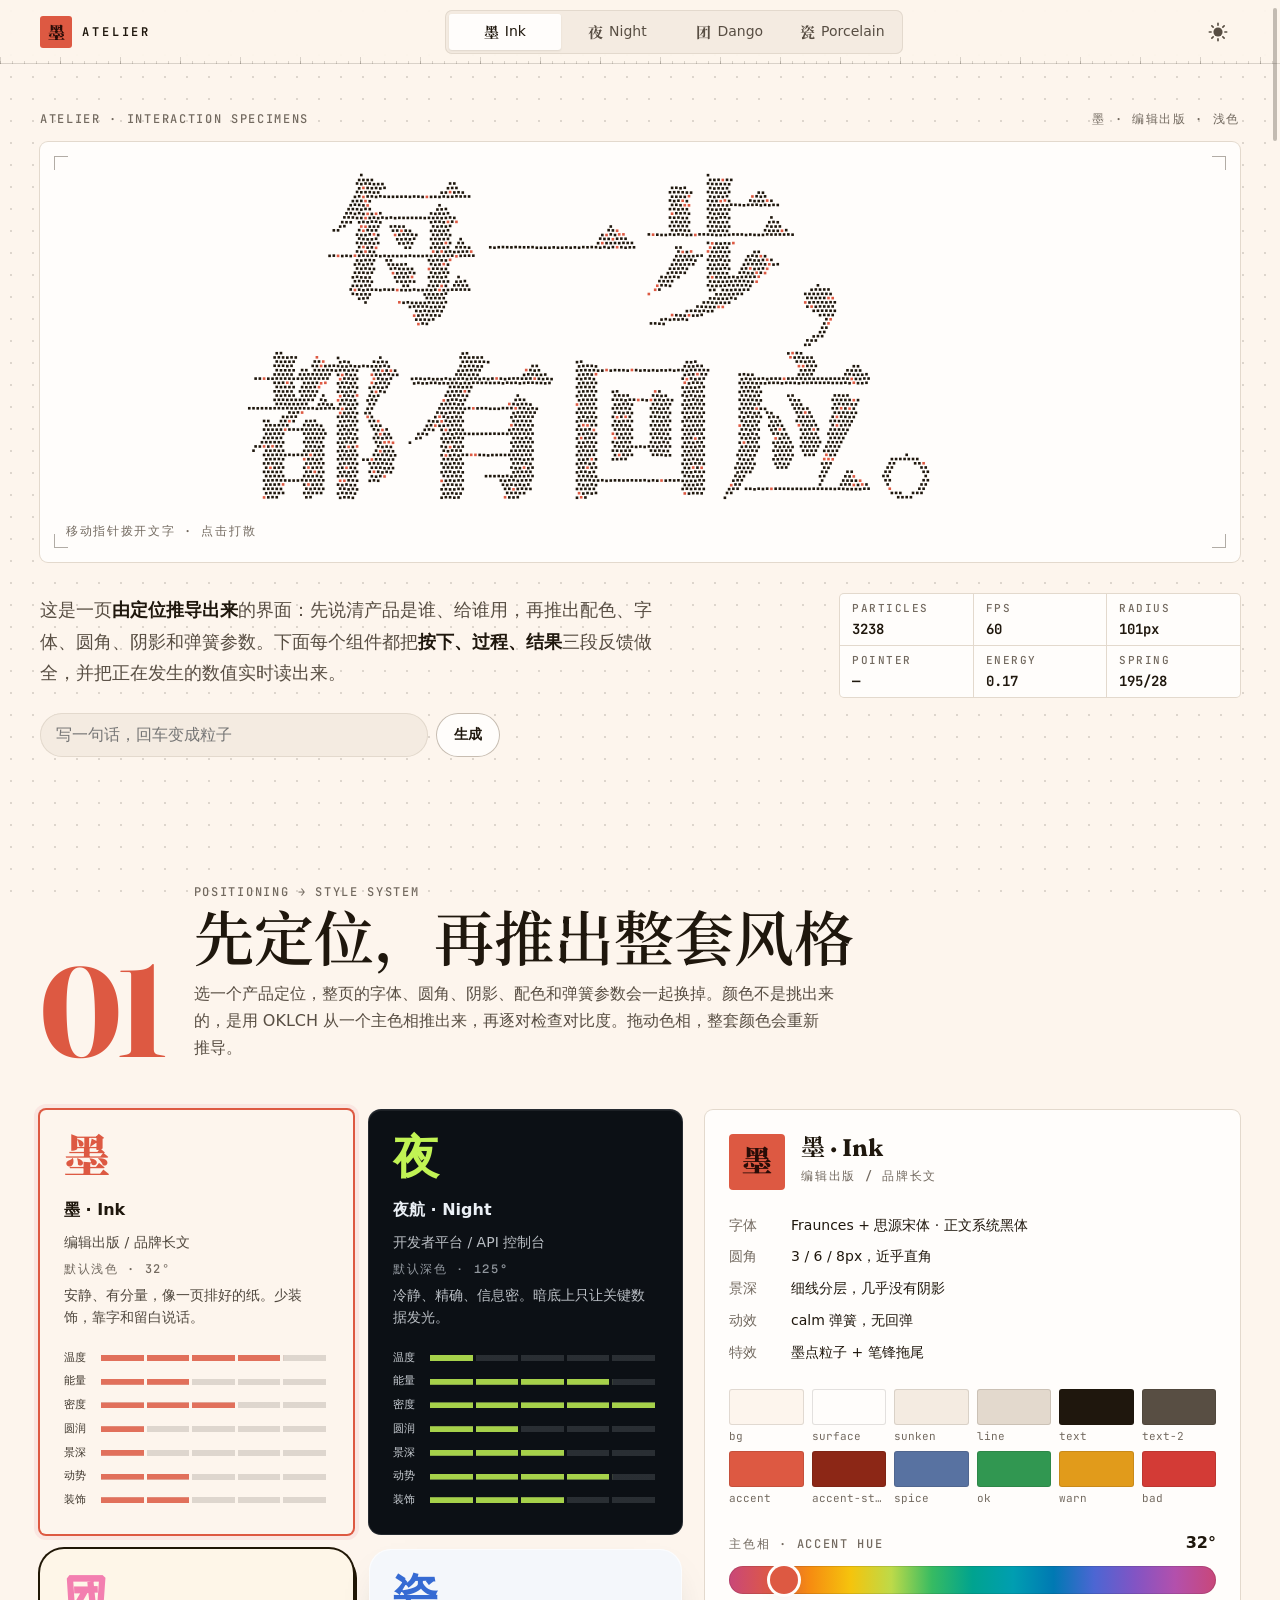
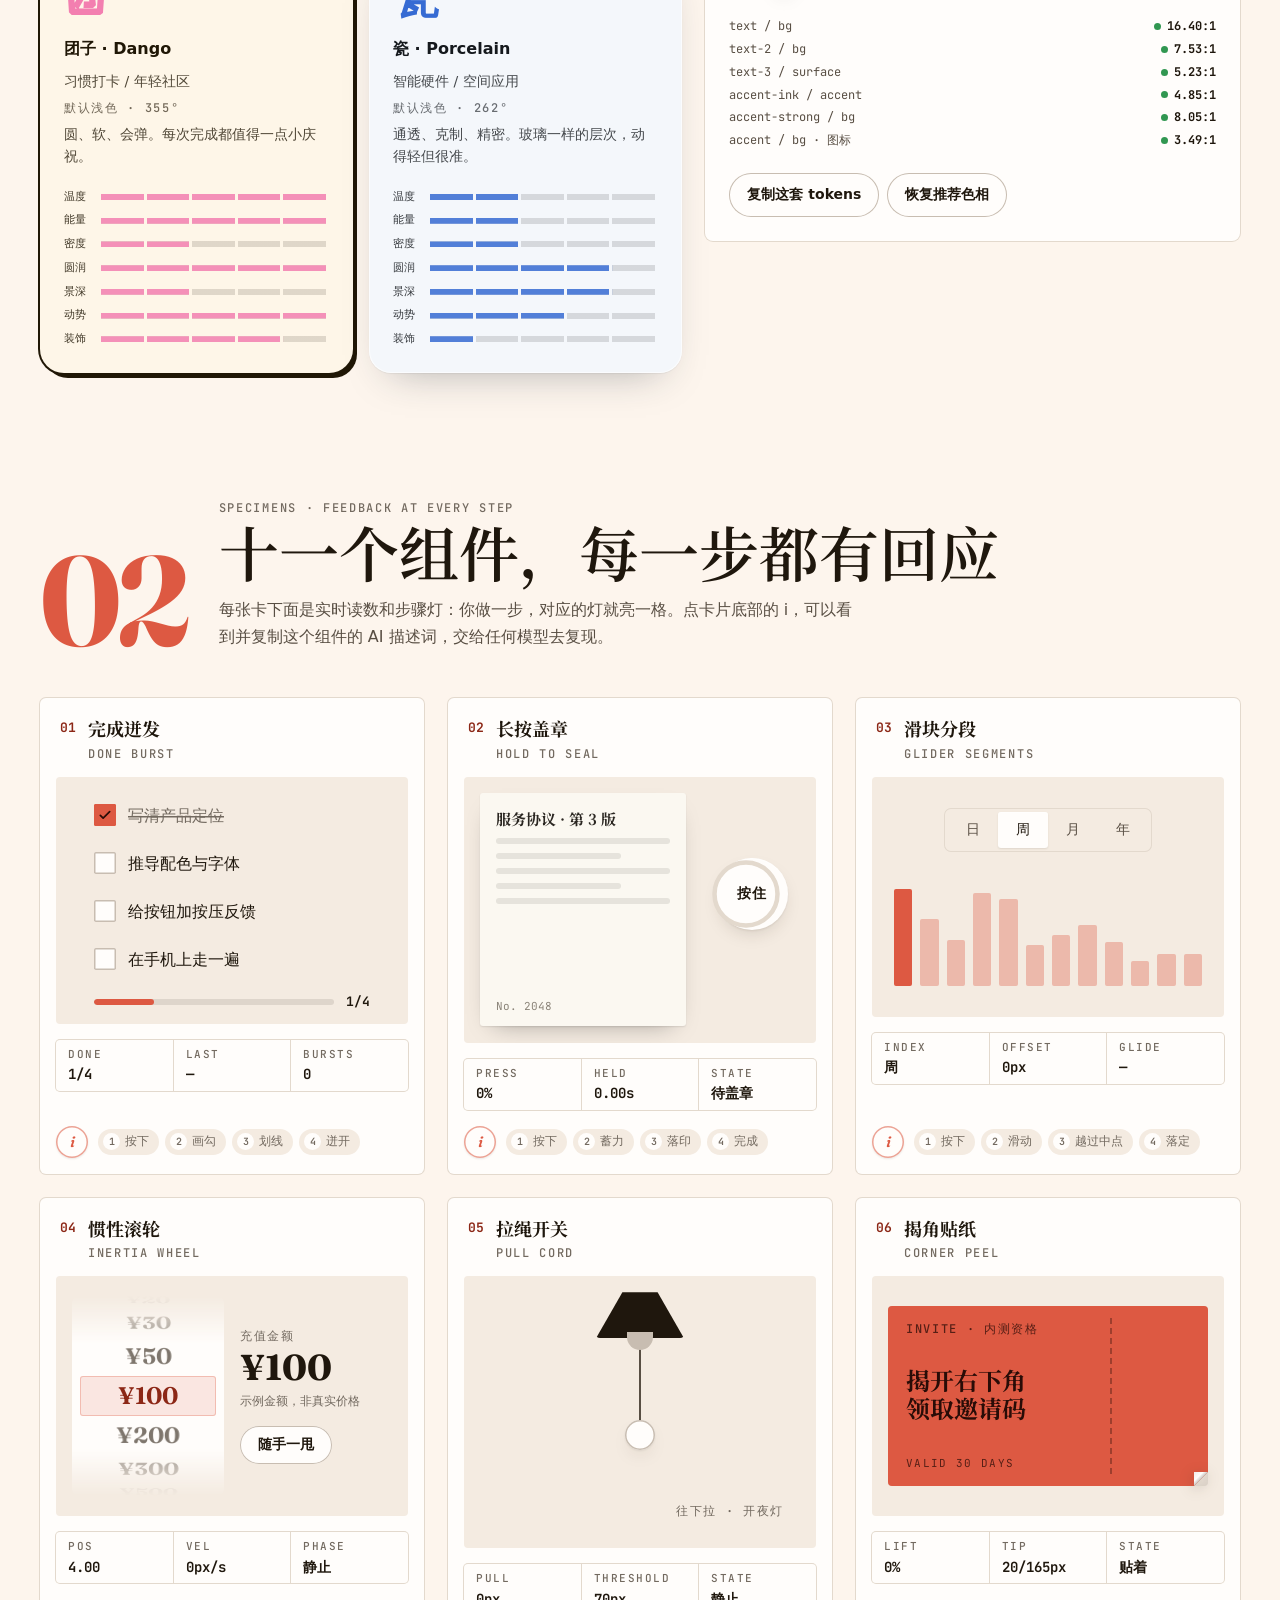
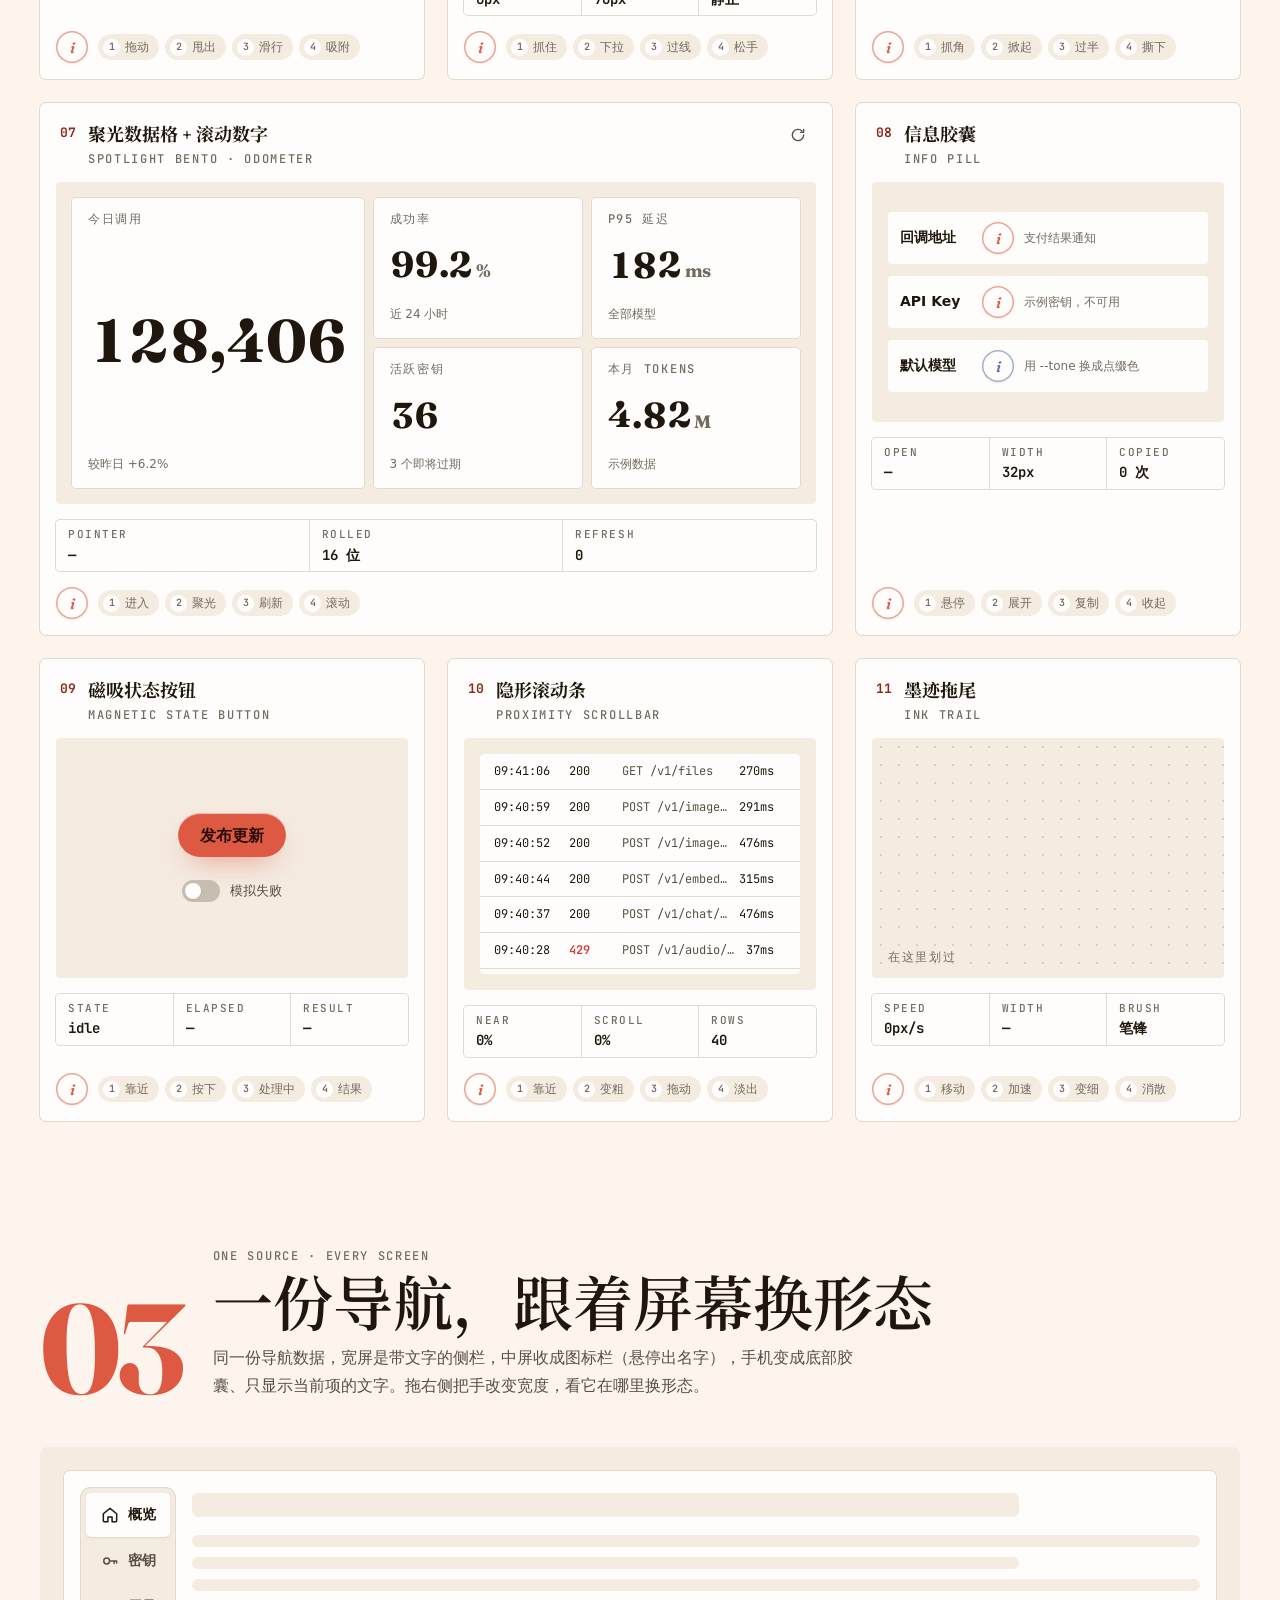
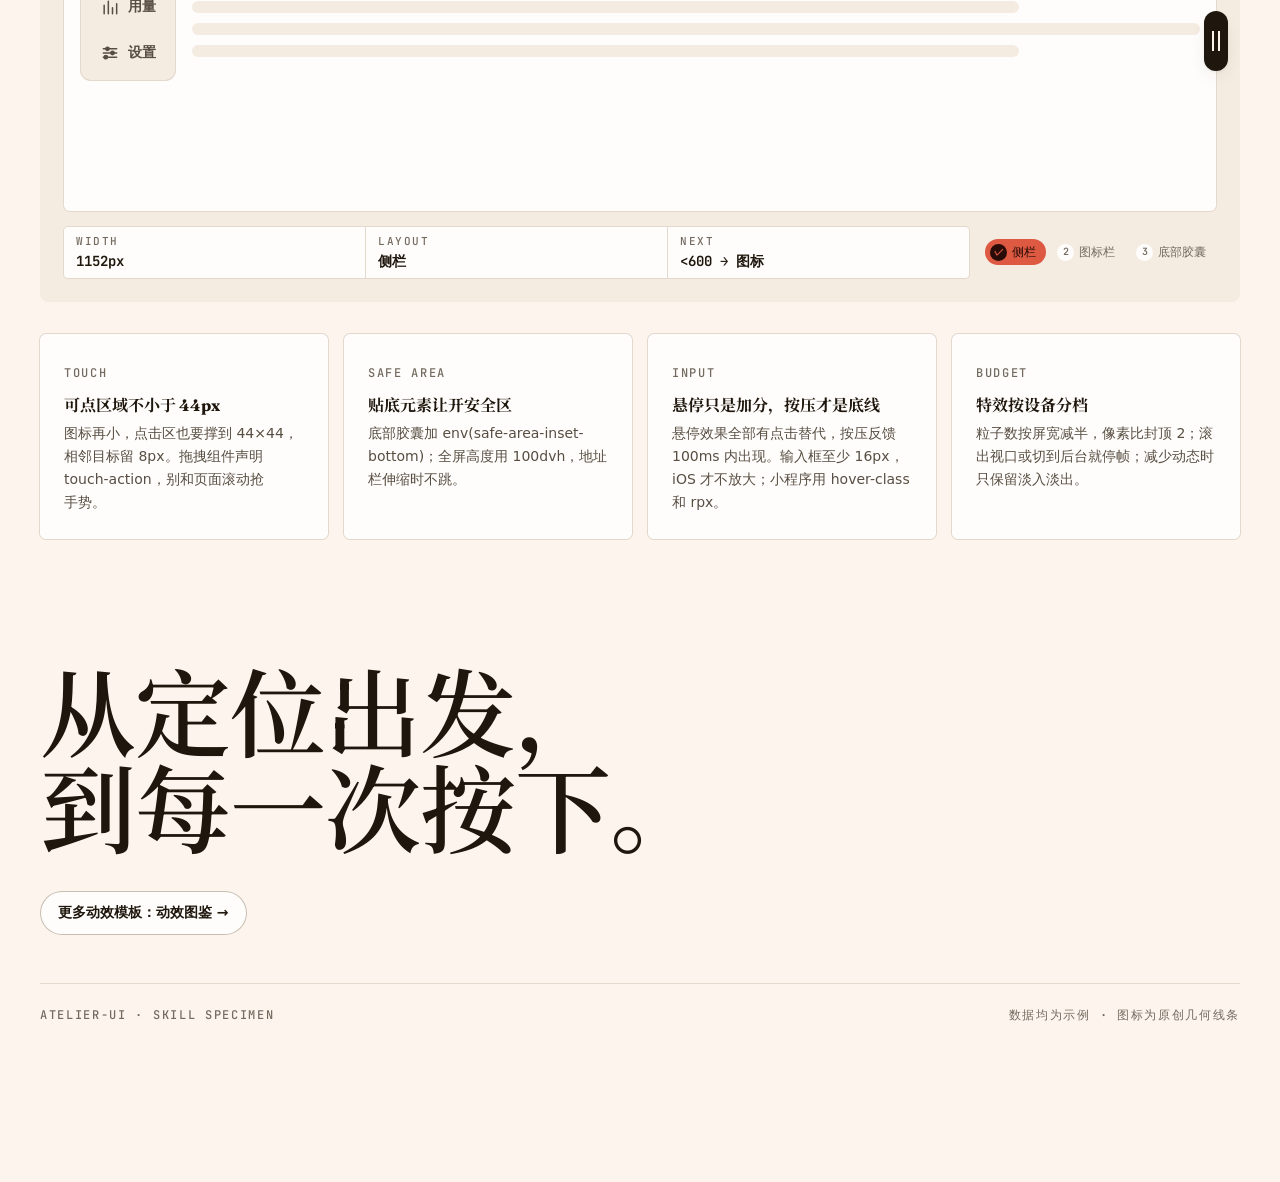
<file: examples/showcase/index.html>
<!doctype html>
<html lang="zh-CN" data-theme="ink" data-mode="light">
<head>
<meta charset="utf-8">
<meta name="viewport" content="width=device-width, initial-scale=1, viewport-fit=cover">
<title>Atelier · 交互样板间</title>
<link rel="icon" href="data:image/svg+xml,%3Csvg xmlns='http://www.w3.org/2000/svg' viewBox='0 0 32 32'%3E%3Crect width='32' height='32' rx='9' fill='%23c2410c'/%3E%3Cpath d='M16 7 9 25h3.6l1.4-4h4l1.4 4H23L16 7Zm-1 11 1-3 1 3h-2Z' fill='%23fff'/%3E%3C/svg%3E">
<meta name="description" content="atelier-ui 技能的样板页：按产品定位推导整套风格，每一步交互都有反馈。">
<script>document.documentElement.classList.add('at-js');</script>
<link rel="preconnect" href="https://fonts.googleapis.com">
<link rel="preconnect" href="https://fonts.gstatic.com" crossorigin>
<!-- Font CSS loads without blocking the first paint: if the font host is slow or unreachable, the page still shows at once in system fonts. -->
<link rel="stylesheet" id="webfonts" media="print" onload="this.media='all'" href="https://fonts.googleapis.com/css2?family=Fraunces:opsz,wght@9..144,400;9..144,600;9..144,900&family=Noto+Serif+SC:wght@500;700;900&family=Geist:wght@400;500;600;800&family=Geist+Mono:wght@400;500;600&family=Fredoka:wght@400;500;600;700&family=ZCOOL+KuaiLe&family=JetBrains+Mono:wght@400;500;600&display=swap">
<noscript><link rel="stylesheet" href="https://fonts.googleapis.com/css2?family=Fraunces:opsz,wght@9..144,400;9..144,600;9..144,900&family=Noto+Serif+SC:wght@500;700;900&family=Geist:wght@400;500;600;800&family=Geist+Mono:wght@400;500;600&family=Fredoka:wght@400;500;600;700&family=ZCOOL+KuaiLe&family=JetBrains+Mono:wght@400;500;600&display=swap"></noscript>
<link rel="stylesheet" href="../../assets/tokens.css">
<link rel="stylesheet" href="../../assets/base.css">
<link rel="stylesheet" href="../../assets/core.css">
<link rel="stylesheet" href="../../assets/scrollbar.css">
<link rel="stylesheet" href="../../assets/fx/pointer.css">
<link rel="stylesheet" href="../../assets/fx/text.css">
<link rel="stylesheet" href="../../assets/components/segmented.css">
<link rel="stylesheet" href="../../assets/components/info-pill.css">
<link rel="stylesheet" href="../../assets/components/check.css">
<link rel="stylesheet" href="../../assets/components/button.css">
<link rel="stylesheet" href="../../assets/components/hold.css">
<link rel="stylesheet" href="../../assets/components/wheel.css">
<link rel="stylesheet" href="../../assets/components/cord.css">
<link rel="stylesheet" href="../../assets/components/peel.css">
<link rel="stylesheet" href="../../assets/components/nav.css">
<link rel="stylesheet" href="css/page.css">
<link rel="stylesheet" href="css/cards.css">
<link rel="stylesheet" href="css/specimens.css">
<link rel="stylesheet" href="css/theme.css">
<script src="../../assets/palette.js"></script>
<script src="js/themes.js"></script>
</head>
<body>
<div class="sc-bg" aria-hidden="true"></div>
<a class="sc-skip" href="#main">跳到正文</a>
<header class="sc-top">
  <div class="sc-wrap sc-top__in">
    <a class="sc-brand" href="#top" aria-label="Atelier 回到顶部"><span class="sc-brand__mark" id="brandMark">墨</span><span class="sc-brand__word">ATELIER</span></a>
    <div class="at-seg sc-themes" id="themeSeg" aria-label="产品定位">
      <span class="at-seg__glider"></span>
      <button type="button" data-t="ink"><b>墨</b><span>Ink</span></button>
      <button type="button" data-t="night"><b>夜</b><span>Night</span></button>
      <button type="button" data-t="dango"><b>团</b><span>Dango</span></button>
      <button type="button" data-t="porcelain"><b>瓷</b><span>Porcelain</span></button>
    </div>
    <button class="sc-mode" id="modeBtn" type="button" aria-label="切换深浅色"><svg viewBox="0 0 24 24" aria-hidden="true"><mask id="sc-moon"><rect width="24" height="24" fill="#fff"/><circle class="sc-mode__cut" cx="17" cy="7" r="5" fill="#000"/></mask><circle class="sc-mode__orb" cx="12" cy="12" r="5" fill="currentColor" mask="url(#sc-moon)"/><g class="sc-mode__rays" fill="none" stroke="currentColor" stroke-width="1.8" stroke-linecap="round"><path d="M12 2.5v2M12 19.5v2M2.5 12h2M19.5 12h2M5.3 5.3l1.4 1.4M17.3 17.3l1.4 1.4M5.3 18.7l1.4-1.4M17.3 6.7l1.4-1.4"/></g></svg></button>
  </div>
  <div class="sc-ruler" aria-hidden="true"></div>
</header>
<main id="main">
<section class="sc-hero sc-wrap" id="top" aria-labelledby="heroTitle">
  <div class="sc-hero__bar">
    <span class="at-label" id="heroLabel" data-scramble>ATELIER · INTERACTION SPECIMENS</span>
    <span class="at-label" id="heroTheme">墨 · 编辑出版</span>
  </div>
  <div class="sc-stage" id="heroStage">
    <canvas id="heroCanvas" aria-hidden="true"></canvas>
    <h1 class="sc-h1" id="heroTitle">每一步，都有回应。</h1>
    <span class="sc-stage__hint at-label" id="heroHint">移动指针拨开文字 · 点击打散</span>
  </div>
  <div class="sc-hero__foot">
    <div>
      <p class="sc-lead">这是一页<b>由定位推导出来</b>的界面：先说清产品是谁、给谁用，再推出配色、字体、圆角、阴影和弹簧参数。下面每个组件都把<b>按下、过程、结果</b>三段反馈做全，并把正在发生的数值实时读出来。</p>
      <form class="sc-say" id="sayForm">
        <label class="at-sr" for="sayInput">换一句话变成粒子</label>
        <input id="sayInput" maxlength="16" autocomplete="off" placeholder="写一句话，回车变成粒子">
        <button class="sc-ghost" type="submit">生成</button>
      </form>
    </div>
    <dl class="sc-readout" id="heroReadout">
      <div><dt>Particles</dt><dd data-k="count">—</dd></div>
      <div><dt>FPS</dt><dd data-k="fps">—</dd></div>
      <div><dt>Radius</dt><dd data-k="radius">—</dd></div>
      <div><dt>Pointer</dt><dd data-k="pointer">—</dd></div>
      <div><dt>Energy</dt><dd data-k="energy">—</dd></div>
      <div><dt>Spring</dt><dd data-k="spring">—</dd></div>
    </dl>
  </div>
</section>
<section class="sc-sec sc-wrap" id="style" aria-labelledby="styleTitle">
  <header class="sc-head">
    <span class="sc-head__num" aria-hidden="true">01</span>
    <span class="at-label" data-scramble>POSITIONING → STYLE SYSTEM</span>
    <h2 id="styleTitle">先定位，再推出整套风格</h2>
    <p>选一个产品定位，整页的字体、圆角、阴影、配色和弹簧参数会一起换掉。颜色不是挑出来的，是用 OKLCH 从一个主色相推出来，再逐对检查对比度。拖动色相，整套颜色会重新推导。</p>
  </header>
  <div class="sc-derive">
    <div class="sc-positions" id="positions" role="radiogroup" aria-label="产品定位"></div>
    <aside class="sc-brief" id="brief" aria-label="当前风格规范">
      <div class="sc-brief__top">
        <span class="sc-brief__glyph" id="briefGlyph">墨</span>
        <div><h3 id="briefName">墨 · Ink</h3><span class="at-label" id="briefRole">编辑出版</span></div>
      </div>
      <dl class="sc-spec" id="briefSpec"></dl>
      <div class="sc-swatches" id="briefSwatches"></div>
      <div class="sc-hue">
        <div class="sc-hue__row"><label class="at-label" for="hueInput">主色相 · ACCENT HUE</label><b class="at-num" id="hueValue">32°</b></div>
        <input type="range" id="hueInput" min="0" max="359" step="1" value="32">
      </div>
      <ul class="sc-contrast" id="briefContrast" aria-label="对比度检查"></ul>
      <div class="sc-brief__actions">
        <button class="sc-ghost" type="button" id="copyTokens">复制这套 tokens</button>
        <button class="sc-ghost" type="button" id="resetHue">恢复推荐色相</button>
      </div>
    </aside>
  </div>
</section>
<section class="sc-sec sc-wrap" id="specimens" aria-labelledby="specTitle">
  <header class="sc-head">
    <span class="sc-head__num" aria-hidden="true">02</span>
    <span class="at-label" data-scramble>SPECIMENS · FEEDBACK AT EVERY STEP</span>
    <h2 id="specTitle">十一个组件，每一步都有回应</h2>
    <p>每张卡下面是实时读数和步骤灯：你做一步，对应的灯就亮一格。点卡片底部的 i，可以看到并复制这个组件的 AI 描述词，交给任何模型去复现。</p>
  </header>
  <div class="sc-grid">
    <article class="sc-card" id="c-check" data-reveal data-ipill-bound data-steps="按下|画勾|划线|迸开" data-prompt="勾选框完成反馈：按下时方框缩到 0.86（90ms）；松开后对勾沿路径描边画出（约 240ms，snappy 弹簧），文字同时加删除线并降为次级色；方框中心迸出 10 条短线与圆点，外加一圈渐隐圆环，500–700ms 内消散；进度条和计数同步更新。取消勾选时静默回退，不迸开。触屏附 10ms 震动。">
      <header class="sc-card__head"><span class="sc-card__no">01</span><div class="sc-card__title"><h3>完成迸发</h3><span class="at-label">DONE BURST</span></div></header>
      <div class="sc-card__stage">
        <div class="sp-col sp-list" id="checkList">
          <label class="at-check"><input type="checkbox" checked><span class="at-check__box"><svg viewBox="0 0 24 24" aria-hidden="true"><path d="M5 12.5l4.2 4.2L19 7"/></svg></span><span class="at-check__text">写清产品定位</span></label>
          <label class="at-check"><input type="checkbox"><span class="at-check__box"><svg viewBox="0 0 24 24" aria-hidden="true"><path d="M5 12.5l4.2 4.2L19 7"/></svg></span><span class="at-check__text">推导配色与字体</span></label>
          <label class="at-check"><input type="checkbox"><span class="at-check__box"><svg viewBox="0 0 24 24" aria-hidden="true"><path d="M5 12.5l4.2 4.2L19 7"/></svg></span><span class="at-check__text">给按钮加按压反馈</span></label>
          <label class="at-check"><input type="checkbox"><span class="at-check__box"><svg viewBox="0 0 24 24" aria-hidden="true"><path d="M5 12.5l4.2 4.2L19 7"/></svg></span><span class="at-check__text">在手机上走一遍</span></label>
          <div class="sp-meter" id="checkMeter" aria-hidden="true"><i></i><b>1/4</b></div>
        </div>
      </div>
      <dl class="sc-readout"><div><dt>Done</dt><dd data-k="done">1/4</dd></div><div><dt>Last</dt><dd data-k="last">—</dd></div><div><dt>Bursts</dt><dd data-k="bursts">0</dd></div></dl>
      <div class="sc-card__foot"></div>
    </article>
    <article class="sc-card" id="c-seal" data-reveal data-ipill-bound data-steps="按下|蓄力|落印|完成" data-prompt="长按盖章确认：按住按钮 0.9 秒，外圈进度环顺时针填满，按钮随之下沉 8%、阴影收紧；纸上的印章同步从放大 1.5 倍、模糊 3px、几乎透明逐渐收拢到位。提前松手：进度环以约 3 倍速倒回，并提示「已取消」。按满：印章以加速曲线砸下并轻微回弹，纸面轻震一下，按钮变成主色实心。印章用噪点遮罩做出不均匀的印泥质感，正片叠底叠在纸上。">
      <header class="sc-card__head"><span class="sc-card__no">02</span><div class="sc-card__title"><h3>长按盖章</h3><span class="at-label">HOLD TO SEAL</span></div></header>
      <div class="sc-card__stage">
        <div class="sp-seal">
          <div class="sp-paper at-paper" id="sealPaper">
            <b>服务协议 · 第 3 版</b><i></i><i></i><i></i><i></i><i></i>
            <small>No. 2048</small>
            <span class="at-seal" aria-hidden="true">核准<br>之印</span>
          </div>
          <div class="sp-seal__side" id="sealSide">
            <button class="at-hold" type="button" id="sealBtn" aria-label="按住盖章"><svg class="at-hold__ring" viewBox="0 0 48 48" aria-hidden="true"><circle class="at-hold__track" cx="24" cy="24" r="21"/><circle class="at-hold__fill" cx="24" cy="24" r="21"/></svg><span class="at-hold__label">按住</span></button>
            <button class="sp-reset" type="button" id="sealReset">重来</button>
          </div>
        </div>
      </div>
      <dl class="sc-readout"><div><dt>Press</dt><dd data-k="press">0%</dd></div><div><dt>Held</dt><dd data-k="held">0.00s</dd></div><div><dt>State</dt><dd data-k="state">待盖章</dd></div></dl>
      <div class="sc-card__foot"></div>
    </article>
    <article class="sc-card" id="c-range" data-reveal data-ipill-bound data-steps="按下|滑动|越过中点|落定" data-prompt="分段滑块：选中块在四个选项间直接滑过去，大小始终不变，不拉伸不变形；时长随距离增长（260ms + 0.3ms/px，最多 520ms），曲线 cubic-bezier(.25,.8,.25,1)，滑到一半再点别的就从当前位置转向。可以按住选中块直接拖，越过下一格中点才切换，并轻震一下；方向键也能切换。下方柱状图逐根错开 22ms 换成新数据，最高那根用主色。">
      <header class="sc-card__head"><span class="sc-card__no">03</span><div class="sc-card__title"><h3>滑块分段</h3><span class="at-label">GLIDER SEGMENTS</span></div></header>
      <div class="sc-card__stage">
        <div class="sp-range">
          <div class="at-seg" id="rangeSeg" aria-label="统计周期">
            <span class="at-seg__glider"></span>
            <button type="button" aria-checked="false">日</button><button type="button" aria-checked="true">周</button><button type="button" aria-checked="false">月</button><button type="button" aria-checked="false">年</button>
          </div>
          <div class="sp-bars" id="rangeBars" aria-hidden="true"></div>
        </div>
      </div>
      <dl class="sc-readout"><div><dt>Index</dt><dd data-k="index">周</dd></div><div><dt>Offset</dt><dd data-k="offset">0px</dd></div><div><dt>Glide</dt><dd data-k="glide">—</dd></div></dl>
      <div class="sc-card__foot"></div>
    </article>
    <article class="sc-card" id="c-wheel" data-reveal data-ipill-bound data-steps="拖动|甩出|滑行|吸附" data-prompt="惯性滚轮选择器：选项排在一个看不见的圆柱上，相邻相隔 18°，离中心越远越暗、越往后倒。拖动时 1:1 跟手，两端有橡皮筋阻力；松手按速度 × 0.22 预测落点，用弹簧（k 170，c 26）滑过去并吸附到最近一项，每跨过一项轻震一下；手指停住再松开就不甩。滚轮和方向键一次走一格，读屏软件读到当前金额。">
      <header class="sc-card__head"><span class="sc-card__no">04</span><div class="sc-card__title"><h3>惯性滚轮</h3><span class="at-label">INERTIA WHEEL</span></div></header>
      <div class="sc-card__stage">
        <div class="sp-wheel">
          <div class="at-wheel" id="wheel" tabindex="0" aria-label="充值金额"><div class="at-wheel__lens"></div></div>
          <div class="sp-sum">
            <span class="at-label">充值金额</span>
            <b id="wheelSum">¥100</b>
            <small>示例金额，非真实价格</small>
            <button class="sc-ghost" type="button" id="wheelSpin">随手一甩</button>
          </div>
        </div>
      </div>
      <dl class="sc-readout"><div><dt>Pos</dt><dd data-k="pos">4.00</dd></div><div><dt>Vel</dt><dd data-k="vel">0</dd></div><div><dt>Phase</dt><dd data-k="phase">静止</dd></div></dl>
      <div class="sc-card__foot"></div>
    </article>
    <article class="sc-card" id="c-cord" data-reveal data-ipill-bound data-steps="抓住|下拉|过线|松手" data-prompt="拉绳开关：台灯下垂着一根绳和一个球，按住球往下拉，绳子拉长，阻力随距离指数增长（最多 150px）；球外的圆环随拉力变大，拉过 70px 圆环锁定、球变主色并轻震，提示「松手即切换」。松手：绳子带一点摆动弹回，同时从球的位置扩散出圆形转场切换深浅色，台灯亮起投下光锥。没拉到 70px 就只弹回不切换。点击或回车给一个短促下拉，同样切换。">
      <header class="sc-card__head"><span class="sc-card__no">05</span><div class="sc-card__title"><h3>拉绳开关</h3><span class="at-label">PULL CORD</span></div></header>
      <div class="sc-card__stage">
        <div class="sp-lamp" id="lamp">
          <i class="sp-lamp__cone"></i>
          <div class="at-cord" id="cord"><svg class="at-cord__line" aria-hidden="true"><path/></svg><button class="at-cord__knob" type="button" aria-label="拉一下切换深浅色"></button></div>
          <i class="sp-lamp__shade"></i><i class="sp-lamp__bulb"></i>
          <span class="sp-lamp__hint at-label">往下拉 · 开夜灯</span>
        </div>
      </div>
      <dl class="sc-readout"><div><dt>Pull</dt><dd data-k="pull">0px</dd></div><div><dt>Threshold</dt><dd data-k="threshold">70px</dd></div><div><dt>State</dt><dd data-k="state">静止</dd></div></dl>
      <div class="sc-card__foot"></div>
    </article>
    <article class="sc-card" id="c-peel" data-reveal data-ipill-bound data-steps="抓角|掀起|过半|撕下" data-prompt="揭角贴纸：右下角预先翘起 14px，悬停再翘高一点，告诉用户这里能揭。拖动时，折痕始终是「角点与指尖连线」的垂直平分线，翻起的部分沿折痕镜像过去，背面用渐变画出折痕阴影和尖角高光，并带投影。指尖走过对角线的 45% 后进入可撕状态：投影加深、轻震一下；这时松手，贴纸整张撕下飞走，露出下面的邀请码；没过线就用弹簧贴回去。键盘回车直接揭开。">
      <header class="sc-card__head"><span class="sc-card__no">06</span><div class="sc-card__title"><h3>揭角贴纸</h3><span class="at-label">CORNER PEEL</span></div></header>
      <div class="sc-card__stage">
        <div class="at-peel sp-ticket" id="peel">
          <div class="at-peel__under"><span class="at-label">邀请码</span><b>ATL-7Q2K</b><button class="sp-reset" type="button" id="peelReset">再贴一张</button></div>
          <div class="at-peel__face"><span class="at-label">INVITE · 内测资格</span><b>揭开右下角<br>领取邀请码</b><small>VALID 30 DAYS</small></div>
          <div class="at-peel__flapwrap" aria-hidden="true"><div class="at-peel__flap"></div></div>
          <button class="at-peel__grip" type="button" aria-label="揭开贴纸"></button>
        </div>
      </div>
      <dl class="sc-readout"><div><dt>Lift</dt><dd data-k="lift">0%</dd></div><div><dt>Tip</dt><dd data-k="tip">0px</dd></div><div><dt>State</dt><dd data-k="state">贴着</dd></div></dl>
      <div class="sc-card__foot"></div>
    </article>
    <article class="sc-card is-wide" id="c-bento" data-reveal data-ipill-bound data-steps="进入|聚光|刷新|滚动" data-steps-touch="按下|刷新|滚动" data-prompt="聚光便当格：几个数据格共用一束跟随指针的光。格子边框用 mask 只露出 1px 的亮边，亮在指针附近 220px 内，内部再铺一层极淡的主色光晕；指针离开整组，0.4 秒淡出。数字用里程表式滚动：每一位是一条 0–9 的竖条，个位先动，高位依次延迟 45ms；位数变化时重建列。读屏软件读到的是普通文本。触屏上不出光，只保留数字滚动。">
      <header class="sc-card__head"><span class="sc-card__no">07</span><div class="sc-card__title"><h3>聚光数据格 + 滚动数字</h3><span class="at-label">SPOTLIGHT BENTO · ODOMETER</span></div>
        <button class="sc-card__act" type="button" id="bentoRefresh" aria-label="刷新数据"><svg viewBox="0 0 24 24" fill="none" stroke="currentColor" stroke-width="1.8" stroke-linecap="round" stroke-linejoin="round" aria-hidden="true"><path d="M19.5 12a7.5 7.5 0 1 1-2.2-5.3"/><path d="M19.5 4.5v4h-4"/></svg></button></header>
      <div class="sc-card__stage">
        <div class="sp-bento" id="bento">
          <div class="sp-tile at-spot"><span class="at-label">今日调用</span><b data-odo="calls">128,406</b><small>较昨日 +6.2%</small></div>
          <div class="sp-tile at-spot"><span class="at-label">成功率</span><b><span data-odo="ok">99.2</span><u>%</u></b><small>近 24 小时</small></div>
          <div class="sp-tile at-spot"><span class="at-label">P95 延迟</span><b><span data-odo="p95">182</span><u>ms</u></b><small>全部模型</small></div>
          <div class="sp-tile at-spot"><span class="at-label">活跃密钥</span><b data-odo="keys">36</b><small>3 个即将过期</small></div>
          <div class="sp-tile at-spot"><span class="at-label">本月 Tokens</span><b><span data-odo="tok">4.82</span><u>M</u></b><small>示例数据</small></div>
        </div>
      </div>
      <dl class="sc-readout"><div><dt>Pointer</dt><dd data-k="pointer">—</dd></div><div><dt>Rolled</dt><dd data-k="rolled">0 位</dd></div><div><dt>Refresh</dt><dd data-k="refresh">0</dd></div></dl>
      <div class="sc-card__foot"></div>
    </article>
    <article class="sc-card" id="c-pill" data-reveal data-ipill-bound data-steps="悬停|展开|复制|收起" data-steps-touch="轻点|展开|复制|收起" data-prompt="信息胶囊：一个圆形 i 按钮，鼠标下 32px，触屏上 44px（手指的最小点按尺寸）。悬停时右侧弹出带小三角的提示气泡；点击后按钮本身向右长成胶囊，内容从左到右揭开，末端带复制按钮，i 转一圈变成实心并发出一圈光晕。展开宽度 = 按钮 + 内容自然宽度，到边界前 16px 截断成省略号。同一时间只展开一个，Esc 或点外面收回成圆；复制成功图标变对勾。">
      <header class="sc-card__head"><span class="sc-card__no">08</span><div class="sc-card__title"><h3>信息胶囊</h3><span class="at-label">INFO PILL</span></div></header>
      <div class="sc-card__stage" data-ipill-bound>
        <div class="sp-keys" id="keys">
          <div class="sp-key"><span>回调地址</span>
            <span class="at-ipill"><span class="at-ipill__shell"><button class="at-ipill__btn" type="button" aria-expanded="false" aria-label="查看回调地址">i</button><span class="at-ipill__body"><span class="at-ipill__label">回调</span><code>https://api.example.com/hooks/pay</code><button class="at-ipill__copy" type="button" aria-label="复制回调地址"><i class="is-idle">⧉</i><i class="is-done">✓</i></button></span></span><span class="at-ipill__tip" aria-hidden="true">点击查看回调地址</span></span>
            <em>支付结果通知</em></div>
          <div class="sp-key"><span>API Key</span>
            <span class="at-ipill"><span class="at-ipill__shell"><button class="at-ipill__btn" type="button" aria-expanded="false" aria-label="查看 API Key">i</button><span class="at-ipill__body"><span class="at-ipill__label">密钥</span><code data-copy="sk-demo-4f8a2c91e7b3d6053f9a">sk-demo-••••••••3f9a</code><button class="at-ipill__copy" type="button" aria-label="复制 API Key"><i class="is-idle">⧉</i><i class="is-done">✓</i></button></span></span><span class="at-ipill__tip" aria-hidden="true">点击查看密钥</span></span>
            <em>示例密钥，不可用</em></div>
          <div class="sp-key"><span>默认模型</span>
            <span class="at-ipill" style="--tone: var(--c-spice)"><span class="at-ipill__shell"><button class="at-ipill__btn" type="button" aria-expanded="false" aria-label="查看默认模型">i</button><span class="at-ipill__body"><span class="at-ipill__label">模型</span><code>gpt-4o-mini</code><button class="at-ipill__copy" type="button" aria-label="复制模型名"><i class="is-idle">⧉</i><i class="is-done">✓</i></button></span></span><span class="at-ipill__tip" aria-hidden="true">--tone 换色</span></span>
            <em>用 --tone 换成点缀色</em></div>
        </div>
      </div>
      <dl class="sc-readout"><div><dt>Open</dt><dd data-k="open">—</dd></div><div><dt>Width</dt><dd data-k="width">32px</dd></div><div><dt>Copied</dt><dd data-k="copied">0 次</dd></div></dl>
      <div class="sc-card__foot"></div>
    </article>
    <article class="sc-card" id="c-pub" data-reveal data-ipill-bound data-steps="靠近|按下|处理中|结果" data-steps-touch="按下|处理中|结果|复位" data-prompt="磁吸状态按钮：指针进入按钮周围 70px，按钮朝指针偏移距离的 35%，文字再多偏一点，离开后 0.35 秒回正。按下缩到 0.96。点击后按钮收窄成一个转圈的圆（至少转 500ms，避免一闪而过）；成功：圆变对勾，迸出一圈小粒子，1.5 秒后展开回原状；失败：横向抖动、变成危险色并显示「失败，重试」，2.6 秒后自动复原。处理中 aria-busy 为 true。">
      <header class="sc-card__head"><span class="sc-card__no">09</span><div class="sc-card__title"><h3>磁吸状态按钮</h3><span class="at-label">MAGNETIC STATE BUTTON</span></div></header>
      <div class="sc-card__stage" id="pubStage">
        <div class="sp-pub">
          <span class="at-btn-wrap" id="pubWrap"><button class="at-btn" type="button" id="pubBtn"><span class="at-btn__label" data-magnetic-inner>发布更新</span><svg class="at-btn__ring" viewBox="0 0 24 24" aria-hidden="true"><circle cx="12" cy="12" r="9"/></svg><svg class="at-btn__tick" viewBox="0 0 24 24" aria-hidden="true"><path d="M6 12.5l4 4L18.5 8"/></svg></button></span>
          <label class="sp-switch"><input type="checkbox" id="pubFail"><i></i>模拟失败</label>
        </div>
      </div>
      <dl class="sc-readout"><div><dt>State</dt><dd data-k="state">idle</dd></div><div><dt>Elapsed</dt><dd data-k="elapsed">—</dd></div><div><dt>Result</dt><dd data-k="result">—</dd></div></dl>
      <div class="sc-card__foot"></div>
    </article>
    <article class="sc-card" id="c-feed" data-reveal data-ipill-bound data-steps="靠近|变粗|拖动|淡出" data-steps-touch="按住|滑动|松手|停下" data-prompt="隐形滚动条：保留原生滚动（滚轮、触摸、键盘、读屏都照常），只把原生滚动条藏起来，叠加一条 4px 的细线。平时看不见；滚动时淡入，停下后淡出；指针离右边缘 56px 内开始显现，越近越粗（4→8px）越实，并露出轨道。按住可拖，拖动时变主色，点轨道直接跳到对应位置。触屏设备不接管，保留系统自己的滚动条。">
      <header class="sc-card__head"><span class="sc-card__no">10</span><div class="sc-card__title"><h3>隐形滚动条</h3><span class="at-label">PROXIMITY SCROLLBAR</span></div></header>
      <div class="sc-card__stage">
        <div class="at-scroll sp-feed" id="feed"><div class="at-scroll__view" tabindex="0" aria-label="请求日志（示例）"><ul id="feedList"></ul></div></div>
      </div>
      <dl class="sc-readout"><div><dt>Near</dt><dd data-k="near">0%</dd></div><div><dt>Scroll</dt><dd data-k="scroll">0%</dd></div><div><dt>Rows</dt><dd data-k="rows">—</dd></div></dl>
      <div class="sc-card__foot"></div>
    </article>
    <article class="sc-card" id="c-trail" data-reveal data-ipill-bound data-steps="移动|加速|变细|消散" data-prompt="墨迹拖尾：指针在区域内移动时留下一道拖尾，0.5 秒内消散。速度越快线越细，像毛笔提笔；尾端收尖并变透明。笔触跟着风格换：编辑风是墨色笔锋，暗色开发者风是叠加发光的光迹，可爱风是一串彩色团子。只放在有边界的区域里，不要铺满整页压在正文上。">
      <header class="sc-card__head"><span class="sc-card__no">11</span><div class="sc-card__title"><h3>墨迹拖尾</h3><span class="at-label">INK TRAIL</span></div></header>
      <div class="sc-card__stage">
        <div class="sp-trail at-dots" id="trail"><canvas id="trailCanvas" aria-hidden="true"></canvas><span class="at-label" id="trailHint">在这里划过</span></div>
      </div>
      <dl class="sc-readout"><div><dt>Speed</dt><dd data-k="speed">0</dd></div><div><dt>Width</dt><dd data-k="width">—</dd></div><div><dt>Brush</dt><dd data-k="brush">—</dd></div></dl>
      <div class="sc-card__foot"></div>
    </article>
  </div>
</section>
<section class="sc-sec sc-wrap" id="devices" aria-labelledby="devTitle">
  <header class="sc-head">
    <span class="sc-head__num" aria-hidden="true">03</span>
    <span class="at-label" data-scramble>ONE SOURCE · EVERY SCREEN</span>
    <h2 id="devTitle">一份导航，跟着屏幕换形态</h2>
    <p>同一份导航数据，宽屏是带文字的侧栏，中屏收成图标栏（悬停出名字），手机变成底部胶囊、只显示当前项的文字。拖右侧把手改变宽度，看它在哪里换形态。</p>
  </header>
  <div class="sc-frame-wrap">
    <div class="sc-frame" id="frame" data-mode="rail">
      <nav class="at-nav" id="frameNav" data-mode="rail" aria-label="示例应用导航">
        <span class="at-nav__glider"></span>
        <a class="at-nav__item" href="#devices" aria-current="page"><svg viewBox="0 0 24 24" aria-hidden="true"><path d="M4 10.5 12 4l8 6.5V19a1 1 0 0 1-1 1h-4.5v-5.5h-5V20H5a1 1 0 0 1-1-1z"/></svg><span class="at-nav__label">概览</span></a>
        <a class="at-nav__item" href="#devices"><svg viewBox="0 0 24 24" aria-hidden="true"><circle cx="8" cy="12" r="3.5"/><path d="M11.5 12H20M17 12v3M20 12v2.5"/></svg><span class="at-nav__label">密钥</span></a>
        <a class="at-nav__item" href="#devices"><svg viewBox="0 0 24 24" aria-hidden="true"><path d="M5 20V10M10 20V5M15 20v-7M20 20V8"/></svg><span class="at-nav__label">用量</span></a>
        <a class="at-nav__item" href="#devices"><svg viewBox="0 0 24 24" aria-hidden="true"><path d="M4 7h16M4 12h16M4 17h16"/><circle cx="9" cy="7" r="2" fill="currentColor"/><circle cx="15" cy="12" r="2" fill="currentColor"/><circle cx="7" cy="17" r="2" fill="currentColor"/></svg><span class="at-nav__label">设置</span></a>
      </nav>
      <div class="sc-frame__page" aria-hidden="true"><i></i><i></i><i></i><i></i><i></i><i></i><i></i></div>
      <div class="sc-frame__handle" id="frameHandle" role="slider" tabindex="0" aria-label="示例窗口宽度" aria-valuemin="280" aria-valuemax="1200" aria-valuenow="1200"></div>
    </div>
    <div class="sc-adapt-foot">
      <dl class="sc-readout" id="frameReadout"><div><dt>Width</dt><dd data-k="width">—</dd></div><div><dt>Layout</dt><dd data-k="layout">侧栏</dd></div><div><dt>Next</dt><dd data-k="next">—</dd></div></dl>
      <ol class="sc-steps" id="frameSteps"><li class="is-on">侧栏</li><li>图标栏</li><li>底部胶囊</li></ol>
    </div>
  </div>
  <div class="sc-rules">
    <article class="sc-rule"><span class="at-label">TOUCH</span><h3>可点区域不小于 44px</h3><p>图标再小，点击区也要撑到 44×44，相邻目标留 8px。拖拽组件声明 touch-action，别和页面滚动抢手势。</p></article>
    <article class="sc-rule"><span class="at-label">SAFE AREA</span><h3>贴底元素让开安全区</h3><p>底部胶囊加 env(safe-area-inset-bottom)；全屏高度用 100dvh，地址栏伸缩时不跳。</p></article>
    <article class="sc-rule"><span class="at-label">INPUT</span><h3>悬停只是加分，按压才是底线</h3><p>悬停效果全部有点击替代，按压反馈 100ms 内出现。输入框至少 16px，iOS 才不放大；小程序用 hover-class 和 rpx。</p></article>
    <article class="sc-rule"><span class="at-label">BUDGET</span><h3>特效按设备分档</h3><p>粒子数按屏宽减半，像素比封顶 2；滚出视口或切到后台就停帧；减少动态时只保留淡入淡出。</p></article>
  </div>
</section>
</main>
<footer class="sc-foot sc-wrap">
  <p class="sc-foot__big">从定位出发，<br>到每一次按下。</p>
  <p style="margin-top: var(--s-6)"><a class="sc-ghost" href="../motion/">更多动效模板：动效图鉴 →</a></p>
  <div class="sc-foot__meta">
    <span class="at-label">ATELIER-UI · SKILL SPECIMEN</span>
    <span class="at-label">数据均为示例 · 图标为原创几何线条</span>
  </div>
</footer>
<nav class="at-nav sc-dock" id="dock" data-mode="capsule" aria-label="页内导航">
  <span class="at-nav__glider"></span>
  <a class="at-nav__item" href="#top" aria-current="page"><svg viewBox="0 0 24 24" aria-hidden="true"><path d="M12 3.5c.6 4.2 2.3 5.9 6.5 6.5-4.2.6-5.9 2.3-6.5 6.5-.6-4.2-2.3-5.9-6.5-6.5 4.2-.6 5.9-2.3 6.5-6.5z"/><path d="M18.5 16.5v4M16.5 18.5h4"/></svg><span class="at-nav__label">开场</span></a>
  <a class="at-nav__item" href="#style"><svg viewBox="0 0 24 24" aria-hidden="true"><circle cx="12" cy="12" r="8.5"/><path d="M14.8 9.2 13 13l-3.8 1.8L11 11z"/></svg><span class="at-nav__label">定位</span></a>
  <a class="at-nav__item" href="#specimens"><svg viewBox="0 0 24 24" aria-hidden="true"><rect x="4" y="4" width="7" height="7" rx="1.5"/><rect x="13" y="4" width="7" height="7" rx="3.5"/><rect x="4" y="13" width="7" height="7" rx="1.5"/><rect x="13" y="13" width="7" height="7" rx="1.5"/></svg><span class="at-nav__label">组件</span></a>
  <a class="at-nav__item" href="#devices"><svg viewBox="0 0 24 24" aria-hidden="true"><rect x="2.5" y="5" width="13" height="9.5" rx="1.5"/><path d="M6.5 18h5M9 14.5V18"/><rect x="17" y="8" width="4.5" height="10" rx="1.2"/></svg><span class="at-nav__label">多端</span></a>
</nav>
<script src="../../assets/core.js"></script>
<script src="../../assets/scrollbar.js"></script>
<script src="../../assets/fx/particles.js"></script>
<script src="../../assets/fx/pointer.js"></script>
<script src="../../assets/fx/ribbon.js"></script>
<script src="../../assets/fx/text.js"></script>
<script src="../../assets/components/segmented.js"></script>
<script src="../../assets/components/check.js"></script>
<script src="../../assets/components/info-pill.js"></script>
<script src="../../assets/components/button.js"></script>
<script src="../../assets/components/hold.js"></script>
<script src="../../assets/components/wheel.js"></script>
<script src="../../assets/components/cord.js"></script>
<script src="../../assets/components/peel.js"></script>
<script src="../../assets/components/nav.js"></script>
<script src="js/kit.js"></script>
<script src="js/specimens.js"></script>
<script src="js/main.js"></script>
</body>
</html>
</file>
<file: assets/tokens.css>
/* Atelier tokens: every style decision lives here.
   Rule: components read semantic tokens only (--c-* --r-* --s-* --e-* --d-*). A theme overrides tokens, never component CSS.
   The colors are a neutral example. Regenerate them per product: node scripts/palette.mjs --hue <h> --chroma <c> ... */
:root {
  color-scheme: light;
  /* ---------- color (palette.js output, light) ---------- */
  --c-bg: #f4f7fc; --c-surface: #fcfdff; --c-sunken: #e9edf3;
  --c-line: #d6dbe2; --c-line-strong: #bbc0c7;
  --c-text: #15181e; --c-text-2: #4c5057; --c-text-3: #686c72;
  --c-accent: #426bce; --c-accent-hover: #355bbd; --c-accent-strong: #29499b; --c-accent-ink: #ffffff;
  --c-spice: #426bce;
  --c-ok: #319751; --c-warn: #e19b1b; --c-bad: #d33b36; --c-info: #3080bc;
  --c-data-1: #6b8fe2; --c-data-2: #d3754e; --c-data-3: #00aa95; --c-data-4: #b377c6; --c-data-5: #ab9017; --c-data-6: #1a9fd4;
  --c-shadow-c: #202938;
  /* derived mixes: soft fills and washes come from the accent, never from new hues */
  --c-accent-soft: color-mix(in srgb, var(--c-accent) 14%, var(--c-surface));
  --c-accent-wash: color-mix(in srgb, var(--c-accent) 7%, var(--c-bg));
  --c-hover: color-mix(in srgb, var(--c-text) 5%, transparent);
  --c-press: color-mix(in srgb, var(--c-text) 9%, transparent);

  /* ---------- type ---------- */
  --f-sans: system-ui, -apple-system, "Segoe UI", "PingFang SC", "Hiragino Sans GB", "Microsoft YaHei", "Noto Sans SC", sans-serif;
  --f-display: var(--f-sans);
  --f-mono: ui-monospace, "SF Mono", "JetBrains Mono", "Cascadia Code", Menlo, Consolas, monospace;
  --fs-xs: 0.75rem; --fs-sm: 0.875rem; --fs-md: 1rem; --fs-lg: 1.125rem;
  --fs-xl: clamp(1.25rem, 1.1rem + 0.6vw, 1.5rem);
  --fs-2xl: clamp(1.6rem, 1.3rem + 1.4vw, 2.25rem);
  --fs-3xl: clamp(2.2rem, 1.6rem + 3vw, 3.75rem);
  --fs-hero: clamp(2.8rem, 1.4rem + 6.5vw, 7rem);
  --lh-tight: 1.08; --lh-snug: 1.3; --lh-body: 1.7;
  --w-regular: 400; --w-medium: 500; --w-bold: 650; --w-display: 700;
  --tr-label: 0.14em;   /* mono uppercase labels */
  --tr-display: -0.02em; /* large Latin display; CJK keeps 0 */

  /* ---------- space (4pt grid) ---------- */
  --s-1: 4px; --s-2: 8px; --s-3: 12px; --s-4: 16px; --s-5: 24px; --s-6: 32px; --s-7: 48px; --s-8: 64px; --s-9: 96px;
  --gutter: clamp(16px, 4vw, 40px);
  --section: clamp(72px, 10vw, 144px);
  --content: 1200px;
  --tap: 44px;           /* minimum touch target */

  /* ---------- shape ---------- */
  --r-xs: 4px; --r-sm: 8px; --r-md: 12px; --r-lg: 20px; --r-xl: 28px; --r-full: 999px;
  --r-control: var(--r-sm);  /* buttons, inputs, chips */
  --r-card: var(--r-lg);
  --r-panel: var(--r-xl);
  --line-w: 1px;

  /* ---------- depth: shadows are tinted by the neutral hue, never pure black ---------- */
  --sh-1: 0 1px 2px color-mix(in srgb, var(--c-shadow-c) 10%, transparent);
  --sh-2: 0 1px 2px color-mix(in srgb, var(--c-shadow-c) 8%, transparent), 0 8px 20px -8px color-mix(in srgb, var(--c-shadow-c) 22%, transparent);
  --sh-3: 0 2px 6px color-mix(in srgb, var(--c-shadow-c) 8%, transparent), 0 24px 48px -18px color-mix(in srgb, var(--c-shadow-c) 32%, transparent);
  --sh-accent: 0 12px 28px -12px color-mix(in srgb, var(--c-accent) 65%, transparent);
  --hl-inset: inset 0 1px 0 rgb(255 255 255 / 0.6);  /* top edge highlight on raised surfaces */
  --focus: 0 0 0 2px var(--c-bg), 0 0 0 4px var(--c-accent);

  /* ---------- motion ---------- */
  --d-instant: 90ms; --d-fast: 160ms; --d-base: 240ms; --d-slow: 420ms;
  --e-out: cubic-bezier(0.22, 1, 0.36, 1);     /* enter, settle */
  --e-in-out: cubic-bezier(0.65, 0, 0.35, 1);  /* move between two on-screen states */
  --e-in: cubic-bezier(0.55, 0, 1, 0.45);      /* leave */
  --e-press: cubic-bezier(0.2, 0, 0, 1);       /* press down, under 100ms */
  /* springs from scripts/spring.mjs; each duration is the full settle time of its curve */
  --e-calm: linear(0, 0.005 1.2%, 0.021 2.4%, 0.046 3.7%, 0.082 5.2%, 0.159 7.8%, 0.362 14%, 0.458 17.1%, 0.552 20.4%, 0.633 23.7%, 0.702 27%, 0.762 30.5%, 0.814 34.2%, 0.856 37.9%, 0.895 42.4%, 0.927 47.4%, 0.951 52.9%, 0.969 59.1%, 0.99 74.2%, 1);
  --d-calm: 647ms;
  --e-gentle: linear(0, 0.006 1.6%, 0.023 3.3%, 0.051 5.1%, 0.093 7.2%, 0.181 10.9%, 0.389 18.6%, 0.483 22.3%, 0.572 26.1%, 0.648 29.7%, 0.709 33.1%, 0.763 36.6%, 0.811 40.1%, 0.852 43.9%, 0.893 48.5%, 0.926 53.5%, 0.952 58.9%, 0.972 64.9%, 0.986 71.5%, 0.995 79.4%, 1);
  --d-gentle: 548ms;
  --e-snappy: linear(0, 0.006 1.2%, 0.024 2.5%, 0.053 3.8%, 0.097 5.4%, 0.189 8.2%, 0.411 14.2%, 0.516 17.2%, 0.614 20.3%, 0.696 23.3%, 0.768 26.4%, 0.827 29.5%, 0.877 32.8%, 0.917 36.2%, 0.949 40%, 0.973 44%, 0.99 48.6%, 1 54%, 1.006 65.3%, 1);
  --d-snappy: 468ms;
  --e-bouncy: linear(0, 0.008 1.2%, 0.031 2.4%, 0.067 3.7%, 0.122 5.1%, 0.243 7.7%, 0.517 12.9%, 0.635 15.3%, 0.746 17.8%, 0.837 20.2%, 0.913 22.6%, 0.972 24.9%, 1.019 27.4%, 1.052 30%, 1.077 33.6%, 1.083 37.7%, 1.071 42.5%, 1.017 56%, 0.999 64.2%, 0.993 74.3%, 1);
  --d-bouncy: 862ms;
  /* semantic motion: themes remap these three pairs, components only use them */
  --e-move: var(--e-snappy); --d-move: var(--d-snappy);  /* position and size: gliders, pills, drawers */
  --e-pop: var(--e-snappy);  --d-pop: var(--d-snappy);   /* scale-in: chips, checks, badges */
  --e-fade: var(--e-out);    --d-fade: var(--d-fast);    /* opacity and color */
  --spring-k: 385; --spring-c: 33;  /* stiffness and damping for JS drag release (mass 1) */

  /* ---------- proximity scrollbar ---------- */
  --sb-reach: 56px; --sb-w: 4px; --sb-w-near: 8px;
  --sb-c: color-mix(in srgb, var(--c-text) 26%, transparent);
  --sb-c-near: color-mix(in srgb, var(--c-text) 45%, transparent);

  /* ---------- layers ---------- */
  --z-raise: 1; --z-sticky: 20; --z-overlay: 40; --z-toast: 60; --z-cursor: 80;
}

/* Engines without linear() (Safari before 17.2) would drop every transition that uses a spring token.
   Close cubic-bezier stand-ins keep them moving; themes still map --e-move/--e-pop onto these names. */
@supports not (transition-timing-function: linear(0, 1)) {
  :root {
    --e-calm: cubic-bezier(0.25, 1, 0.5, 1);
    --e-gentle: cubic-bezier(0.22, 1, 0.36, 1);
    --e-snappy: cubic-bezier(0.2, 1.1, 0.4, 1);
    --e-bouncy: cubic-bezier(0.34, 1.56, 0.64, 1);
  }
}

[data-mode="dark"] {
  color-scheme: dark;
  --c-bg: #0d1013; --c-surface: #171a1d; --c-sunken: #07080b;
  --c-line: #282a2f; --c-line-strong: #42454a;
  --c-text: #eceff3; --c-text-2: #b7bbc0; --c-text-3: #92959a;
  --c-accent: #537de2; --c-accent-hover: #5e8af0; --c-accent-strong: #b2caff; --c-accent-ink: #0b152c;
  --c-spice: #537de2;
  --c-ok: #62c37a; --c-warn: #fcb442; --c-bad: #f75e54; --c-info: #5eaceb;
  --c-data-1: #82a8fd; --c-data-2: #ef8e66; --c-data-3: #1dc5ae; --c-data-4: #cc90e0; --c-data-5: #c5a93b; --c-data-6: #41b8ef;
  --c-shadow-c: #000102;
  --hl-inset: inset 0 1px 0 rgb(255 255 255 / 0.07);  /* dark surfaces rise by light, not by shadow */
  --c-hover: color-mix(in srgb, var(--c-text) 7%, transparent);
  --c-press: color-mix(in srgb, var(--c-text) 12%, transparent);
}
</file>
<file: assets/base.css>
/* Atelier base: reset, defaults, accessibility and a few utilities. Load after tokens.css. */
*, *::before, *::after { box-sizing: border-box; }
html { -webkit-text-size-adjust: 100%; text-size-adjust: 100%; -webkit-tap-highlight-color: transparent; }
@media (prefers-reduced-motion: no-preference) { html { scroll-behavior: smooth; } }
body {
  margin: 0; min-height: 100dvh;
  font: var(--w-regular) var(--fs-md)/var(--lh-body) var(--f-sans);
  color: var(--c-text); background: var(--c-bg);
  -webkit-font-smoothing: antialiased; -moz-osx-font-smoothing: grayscale;
}
h1, h2, h3, h4, p, figure, blockquote, dl, dd, ul, ol { margin: 0; }
ul, ol { padding: 0; list-style: none; }
h1, h2, h3, h4 { font-family: var(--f-display); font-weight: var(--w-display); line-height: var(--lh-tight); text-wrap: balance; }
p { text-wrap: pretty; }
img, svg, video, canvas { display: block; max-width: 100%; }
button, input, select, textarea { font: inherit; color: inherit; }
button { padding: 0; border: 0; background: none; cursor: pointer; touch-action: manipulation; }
button:disabled { cursor: not-allowed; }
a { color: inherit; text-decoration: none; }
::selection { background: color-mix(in srgb, var(--c-accent) 30%, transparent); color: var(--c-text); }

/* keyboard focus is always visible; mouse clicks do not leave rings */
:focus-visible { outline: 2px solid var(--c-accent); outline-offset: 2px; }

/* touch: inputs at 16px or iOS zooms the page */
input, select, textarea { font-size: max(16px, 1em); }
@media (hover: hover) and (pointer: fine) { input, select, textarea { font-size: inherit; } }

/* ---------- utilities ---------- */
.at-num { font-variant-numeric: tabular-nums; font-feature-settings: "tnum" 1, "lnum" 1; }
.at-label {
  font: var(--w-medium) var(--fs-xs)/1.2 var(--f-mono);
  letter-spacing: var(--tr-label); text-transform: uppercase; color: var(--c-text-3);
}
.at-sr {
  position: absolute !important; width: 1px; height: 1px; margin: -1px; padding: 0;
  overflow: hidden; clip-path: inset(50%); white-space: nowrap; border: 0;
}
.at-noscrollbar { scrollbar-width: none; }
.at-noscrollbar::-webkit-scrollbar { display: none; }
.at-dots {
  background-image: radial-gradient(color-mix(in srgb, var(--c-text) 13%, transparent) 1px, transparent 1.3px);
  background-size: 18px 18px;
}
.at-grain { position: relative; isolation: isolate; }
.at-grain::after {
  content: ""; position: absolute; inset: 0; z-index: -1; pointer-events: none; opacity: 0.35; mix-blend-mode: multiply;
  background-image: url("data:image/svg+xml,%3Csvg xmlns='http://www.w3.org/2000/svg' width='160' height='160'%3E%3Cfilter id='n'%3E%3CfeTurbulence type='fractalNoise' baseFrequency='.85' numOctaves='2' stitchTiles='stitch'/%3E%3CfeColorMatrix values='0 0 0 0 0.5 0 0 0 0 0.5 0 0 0 0 0.5 0 0 0 0.35 0'/%3E%3C/filter%3E%3Crect width='100%25' height='100%25' filter='url(%23n)'/%3E%3C/svg%3E");
}

/* reduced motion: keep every state change, drop the travel */
@media (prefers-reduced-motion: reduce) {
  *, *::before, *::after {
    animation-duration: 1ms !important; animation-iteration-count: 1 !important;
    transition-duration: 1ms !important; scroll-behavior: auto !important;
  }
}
</file>
<file: assets/core.css>
/* Atelier core styles: toast, burst marks, scroll reveal, theme transition. Pair with core.js. */
.at-toast {
  position: fixed; left: 50%; bottom: calc(24px + env(safe-area-inset-bottom, 0px)); z-index: var(--z-toast);
  max-width: min(420px, calc(100vw - 32px)); padding: 10px 18px; border-radius: var(--r-full);
  font-size: var(--fs-sm); line-height: 1.4; color: var(--c-bg); background: var(--c-text); box-shadow: var(--sh-3);
  transform: translate(-50%, 14px) scale(0.96); opacity: 0; pointer-events: none;
  transition: transform var(--d-move) var(--e-move), opacity var(--d-fade) var(--e-fade);
}
.at-toast.is-on { transform: translate(-50%, 0); opacity: 1; }
.at-toast[data-tone="bad"] { color: #fff; background: var(--c-bad); }

.at-burst-bit, .at-burst-ring { position: absolute; z-index: 3; pointer-events: none; }
.at-burst-bit { width: 2px; height: 8px; border-radius: 2px; }
.at-burst-bit.is-dot { width: 5px; height: 5px; border-radius: 50%; }
.at-burst-ring { border: 1.5px solid; border-radius: 50%; }

/* hidden only when JS runs, so content never disappears if a script fails */
.at-js [data-reveal]:not(.is-in) { opacity: 0; transform: translateY(18px); }
[data-reveal] { transition: opacity 0.6s var(--e-out), transform 0.7s var(--e-out); transition-delay: calc(var(--i, 0) * 70ms); }

::view-transition-old(root), ::view-transition-new(root) { animation: none; mix-blend-mode: normal; }
</file>
<file: assets/scrollbar.css>
/* Proximity scrollbar. Pair with scrollbar.js.
   Native bars are hidden only after the script marks the host (.at-sb-on), so a page without JS still scrolls with a visible bar.
   Markup: <div class="at-scroll"><div class="at-scroll__view"><div>content</div></div></div> */
.at-scroll { --sb-near: 0; position: relative; min-height: 0; }
.at-scroll__view { height: 100%; overflow: auto; overscroll-behavior: contain; }
.at-scroll.at-sb-on > .at-scroll__view, html.at-sb-on { scrollbar-width: none; }
.at-scroll.at-sb-on > .at-scroll__view::-webkit-scrollbar, html.at-sb-on::-webkit-scrollbar { display: none; }

.at-scrollbar {
  --_n: var(--sb-near, 0);
  position: absolute; top: 6px; right: 2px; bottom: 6px; width: 12px; z-index: var(--z-raise);
  pointer-events: none;
}
.at-scrollbar--page { position: fixed; top: 8px; right: 3px; bottom: 8px; z-index: var(--z-overlay); }
.at-scroll.is-sb-near > .at-scrollbar, html.is-sb-near .at-scrollbar--page,
.at-scroll.is-sb-drag > .at-scrollbar, html.is-sb-drag .at-scrollbar--page { pointer-events: auto; }
.at-scroll.is-sb-scrolling > .at-scrollbar, html.is-sb-scrolling .at-scrollbar--page { --_s: 1; }

/* rail: fades in with proximity so the user sees where the thumb can travel */
.at-scrollbar::before {
  content: ""; position: absolute; top: 0; right: 0; bottom: 0; width: var(--sb-w-near);
  border-radius: var(--r-full); background: color-mix(in srgb, var(--c-text) 6%, transparent);
  opacity: var(--_n); transition: opacity 0.2s var(--e-out);
}
/* thumb: anchored to the edge, grows toward the content as the pointer approaches */
.at-scrollbar__thumb {
  position: absolute; top: 0; right: 0;
  width: calc(var(--sb-w) + (var(--sb-w-near) - var(--sb-w)) * var(--_n));
  border-radius: var(--r-full); background: var(--sb-c);
  opacity: max(var(--_n), var(--_s, 0));
  transition: opacity 0.3s var(--e-out), width 0.12s linear, background-color 0.2s;
  will-change: transform;
}
@media (hover: hover) { .at-scrollbar__thumb:hover { background: var(--sb-c-near); } }
.is-sb-drag .at-scrollbar__thumb { background: var(--c-accent); opacity: 1; }
.is-sb-drag { user-select: none; }
</file>
<file: assets/fx/text.css>
/* Odometer digits for text.js */
.at-odo { display: inline-flex; vertical-align: baseline; font-variant-numeric: tabular-nums; }
.at-odo__vis { display: inline-flex; }
.at-odo__col {
  display: inline-block; height: 1.15em; overflow: hidden; line-height: 1.15;
  -webkit-mask-image: linear-gradient(transparent, #000 18%, #000 82%, transparent);
  mask-image: linear-gradient(transparent, #000 18%, #000 82%, transparent);
}
.at-odo__strip { display: block; white-space: pre; text-align: center; transition: transform var(--d-pop) var(--e-pop); }
.at-odo__sep { line-height: 1.15; }
</file>
<file: assets/fx/split.css>
/* Text motion for split.js, plus the marker highlight (CSS only).
   Entrances: data-split="rise" (default) | "blur" | "mask" | "pop". Each piece waits var(--at-delay). */
.at-split__w { display: inline-block; white-space: nowrap; }
.at-split__p { display: inline-block; vertical-align: top; }
.at-split__p.is-line { display: block; }
.at-split__in { display: inline-block; white-space: pre-wrap; }
.at-split__p.is-line > .at-split__in { display: block; }

.at-split .at-split__in {
  transition: opacity 0.5s var(--e-out), transform 0.7s var(--e-out), filter 0.6s var(--e-out);
  transition-delay: var(--at-delay, 0ms);
}
.at-split.is-reset .at-split__in { transition: none; }

/* hidden only once JS has split the text, so a failed script never hides a heading */
.at-split:not(.is-in) .at-split__in { opacity: 0; transform: translateY(0.55em); }
.at-split[data-split="blur"]:not(.is-in) .at-split__in { transform: translateY(0.15em) scale(1.04); filter: blur(10px); }
.at-split[data-split="pop"]:not(.is-in) .at-split__in { transform: scale(0.3); }
.at-split[data-split="pop"] .at-split__in { transition-property: opacity, transform; transition-duration: 0.3s, var(--d-pop); transition-timing-function: var(--e-out), var(--e-pop); }

/* mask: each piece rises from behind its own baseline. clip-path keeps the baseline where it was (overflow would not). */
.at-split[data-split="mask"] .at-split__p { clip-path: inset(-0.4em -0.1em 0 -0.1em); }
.at-split[data-split="mask"]:not(.is-in) .at-split__in { opacity: 1; transform: translateY(105%); }
.at-split[data-split="mask"] .at-split__in { transition-duration: 0.3s, 0.8s, 0s; transition-timing-function: var(--e-out), cubic-bezier(0.7, 0, 0.2, 1), linear; }

/* ---------- streaming text (Atelier.stream) ---------- */
.at-stream { white-space: pre-wrap; overflow-wrap: anywhere; }
.at-caret {
  display: inline-block; width: 0.5em; height: 1.1em; margin-left: 2px; vertical-align: -0.18em;
  border-radius: 2px; background: currentColor; opacity: 0.85;
}
.at-caret.is-idle { animation: at-caret 1s steps(1) infinite; } /* solid while typing, blinking once it waits */
@keyframes at-caret { 50% { opacity: 0; } }

/* ---------- marker highlight ----------
   <mark class="at-mark">…</mark>; it draws in when it gets .is-in (Atelier.reveal('.at-mark') adds it).
   The background is sliced across line fragments, so on wrapped text the stroke runs line by line like a real pen.
   data-mark="under" draws a thin underline instead of a highlighter band. */
.at-mark {
  color: inherit; padding: 0 0.08em; border-radius: 0.12em;
  background: linear-gradient(transparent 56%, var(--mark-c, color-mix(in srgb, var(--c-accent) 30%, transparent)) 56% 94%, transparent 94%) no-repeat 0 0 / 0% 100%;
  transition: background-size var(--mark-d, 1s) cubic-bezier(0.65, 0, 0.35, 1) var(--mark-delay, 0s);
}
.at-mark[data-mark="under"] { background-image: linear-gradient(transparent calc(100% - 2px), var(--mark-c, var(--c-accent)) 0); }
.at-mark.is-in { background-size: 100% 100%; }
.at-mark.is-reset { transition: none; }

@media (prefers-reduced-motion: reduce) {
  .at-split .at-split__in { transform: none !important; filter: none !important; }
  .at-caret.is-idle { animation: none; }
}
</file>
<file: assets/fx/light.css>
/* Light effects, CSS only: border beam, shine sweep, shine text, aurora field.
   All of them stop under reduced motion and leave a still version that still reads well.
   Pause loops that scroll out of view with Atelier.pauseOffscreen (light.js); it sets data-paused. */

/* ---------- border beam ----------
   A short light runs around the border. It means "working on it": turn it on while something is in progress
   (generating, syncing, recommended-and-live), not as permanent decoration.
   <div class="at-beam">…</div>   knobs: --beam-c, --beam-w (1.5px), --beam-len (70deg), --beam-dur (3.2s) */
@property --at-beam-a { syntax: "<angle>"; inherits: false; initial-value: 0deg; }
.at-beam { position: relative; isolation: isolate; }
.at-beam::before, .at-beam.is-glow::after {
  content: ""; position: absolute; inset: 0; z-index: 2; border-radius: inherit; pointer-events: none;
  padding: var(--beam-w, 1.5px);
  background: conic-gradient(from var(--at-beam-a),
    transparent 0deg calc(360deg - var(--beam-len, 70deg)),
    color-mix(in srgb, var(--beam-c, var(--c-accent)) 0%, transparent) calc(360deg - var(--beam-len, 70deg)),
    var(--beam-c, var(--c-accent)) 352deg, color-mix(in srgb, var(--beam-c, var(--c-accent)) 30%, #fff) 359deg, transparent 360deg);
  -webkit-mask: linear-gradient(#000 0 0) content-box, linear-gradient(#000 0 0); -webkit-mask-composite: xor;
  mask: linear-gradient(#000 0 0) content-box exclude, linear-gradient(#000 0 0);
  animation: at-beam var(--beam-dur, 3.2s) linear infinite;
}
.at-beam.is-glow::after { z-index: -1; padding: 0; -webkit-mask: none; mask: none; filter: blur(14px); opacity: 0.55; }
.at-beam.is-off::before, .at-beam.is-off::after { animation: none; opacity: 0; transition: opacity 0.3s var(--e-out); }
@keyframes at-beam { to { --at-beam-a: 360deg; } }

/* ---------- shine sweep ----------
   One band of light crosses once: on hover (fine pointers) or when JS adds .is-shine (new badge, unlocked plan).
   Works on filled surfaces (accent buttons, badges, cards with an image). On a plain light surface use --shine-c. */
.at-shine { position: relative; overflow: hidden; isolation: isolate; }
.at-shine::after {
  content: ""; position: absolute; inset: -1px; z-index: 1; pointer-events: none; transform: translateX(-120%);
  background: linear-gradient(105deg, transparent 32%, var(--shine-c, rgb(255 255 255 / 0.5)) 50%, transparent 68%);
}
.at-shine.is-shine::after { animation: at-shine var(--shine-d, 0.9s) var(--e-out) 1; }
@media (hover: hover) and (pointer: fine) { .at-shine:hover::after { animation: at-shine var(--shine-d, 0.9s) var(--e-out) 1; } }
@keyframes at-shine { from { transform: translateX(-120%); } to { transform: translateX(120%); } }

/* shine text: the light passes through the letters themselves. Short headings and labels only. */
.at-shine-text {
  --st-base: var(--c-text); --st-hi: var(--c-accent);
  /* the image is 2.6× the box, so any position from 0% to 100% still covers every letter; 100% → 0% moves the light left to right */
  background: linear-gradient(100deg, var(--st-base) 42%, var(--st-hi) 50%, var(--st-base) 58%) 100% 0 / 260% 100% no-repeat;
  -webkit-background-clip: text; background-clip: text; color: transparent;
}
.at-shine-text.is-in { animation: at-shine-text 1.8s cubic-bezier(0.65, 0, 0.35, 1) 0.2s 1 both; }
@keyframes at-shine-text { from { background-position: 100% 0; } to { background-position: 0% 0; } }
@media (forced-colors: active) { .at-shine-text { color: CanvasText; background: none; } }

/* ---------- aurora field ----------
   Two oversized layers of soft color drift against each other. No blur filter: the radial gradients are already
   soft, so the loop only moves transforms. Content inside needs position: relative (z-index above the field).
   <section class="at-aurora">…</section>   knobs: --aurora-1/2/3 colors, --aurora-a strength (0–100%), --aurora-dur */
.at-aurora { position: relative; isolation: isolate; overflow: hidden; }
.at-aurora::before, .at-aurora::after {
  content: ""; position: absolute; z-index: -1; inset: -40%; pointer-events: none;
  animation: at-aurora-a var(--aurora-dur, 22s) cubic-bezier(0.45, 0, 0.55, 1) infinite alternate;
}
.at-aurora::before {
  background:
    radial-gradient(28% 34% at 30% 38%, color-mix(in srgb, var(--aurora-1, var(--c-accent)) var(--aurora-a, 34%), transparent), transparent 70%),
    radial-gradient(30% 26% at 70% 62%, color-mix(in srgb, var(--aurora-2, var(--c-spice)) var(--aurora-a, 34%), transparent), transparent 70%);
}
.at-aurora::after {
  background:
    radial-gradient(24% 30% at 62% 30%, color-mix(in srgb, var(--aurora-3, var(--c-data-3)) var(--aurora-a, 34%), transparent), transparent 70%),
    radial-gradient(22% 22% at 36% 70%, color-mix(in srgb, var(--aurora-1, var(--c-accent)) calc(var(--aurora-a, 34%) * 0.7), transparent), transparent 70%);
  animation-name: at-aurora-b; animation-duration: calc(var(--aurora-dur, 22s) * 1.37);
}
@keyframes at-aurora-a { from { transform: translate(-6%, -4%) rotate(0deg) scale(1); } to { transform: translate(5%, 4%) rotate(28deg) scale(1.12); } }
@keyframes at-aurora-b { from { transform: translate(5%, 3%) rotate(0deg) scale(1.1); } to { transform: translate(-5%, -5%) rotate(-32deg) scale(0.96); } }

/* paused: data-paused while off screen (pauseOffscreen); .at-still when the page or the user pauses it */
[data-paused]::before, [data-paused]::after, [data-paused],
.at-still::before, .at-still::after, .at-still { animation-play-state: paused !important; }

@media (prefers-reduced-motion: reduce) {
  .at-beam::before { animation: none; background: linear-gradient(135deg, var(--beam-c, var(--c-accent)), transparent 60%); }
  .at-beam.is-glow::after { animation: none; opacity: 0; }
  .at-shine::after, .at-shine:hover::after { animation: none !important; }
  .at-shine-text.is-in { animation: none; }
  .at-aurora::before, .at-aurora::after { animation: none; }
}
</file>
<file: assets/fx/scroll.css>
/* Styles for scroll.js. --p (0–1) is on every Atelier.progress element; use it for anything scroll-scrubbed. */
.at-scrub .at-split__p { opacity: 0.18; }
.at-scrub.is-done .at-split__p { opacity: 1 !important; }

/* scroll progress bar: <div class="at-progress" style="--p: 0"></div>, fed by Atelier.progress */
.at-progress { height: 3px; border-radius: 2px; background: color-mix(in srgb, var(--c-text) 10%, transparent); overflow: hidden; }
.at-progress::after { content: ""; display: block; height: 100%; background: var(--c-accent); transform-origin: left; transform: scaleX(var(--p, 0)); }
</file>
<file: assets/fx/marquee.css>
/* Marquee for marquee.js. Edges fade so items arrive and leave instead of being cut. */
.at-marquee {
  position: relative; overflow: hidden; touch-action: pan-y; user-select: none; -webkit-user-select: none; cursor: grab;
  -webkit-mask-image: linear-gradient(90deg, transparent, #000 var(--marquee-fade, 48px), #000 calc(100% - var(--marquee-fade, 48px)), transparent);
  mask-image: linear-gradient(90deg, transparent, #000 var(--marquee-fade, 48px), #000 calc(100% - var(--marquee-fade, 48px)), transparent);
}
.at-marquee.is-dragging { cursor: grabbing; }
.at-marquee__track { display: flex; width: max-content; gap: var(--marquee-gap, 12px); }
.at-marquee__track > * { flex: none; }
.at-marquee.is-dragging .at-marquee__track * { pointer-events: none; }
/* reduced motion: a plain row you scroll by hand */
.at-marquee.is-static { overflow-x: auto; cursor: auto; -webkit-mask-image: none; mask-image: none; scrollbar-width: thin; }
</file>
<file: assets/fx/ripple.css>
/* Press ripple for ripple.js. The host clips the circle; the circle takes the host's text color. */
[data-ripple] { position: relative; overflow: hidden; isolation: isolate; -webkit-tap-highlight-color: transparent; }
.at-ripple {
  position: absolute; z-index: -1; border-radius: 50%; pointer-events: none;
  background: currentColor; opacity: var(--ripple-a, 0.16); transform: scale(0.06);
}
@media (prefers-reduced-motion: reduce) { .at-ripple { transform: none; opacity: calc(var(--ripple-a, 0.16) * 0.6); } }
</file>
<file: assets/fx/draw.css>
/* Data draw-in, CSS only. The container gets .is-in when it enters the viewport (Atelier.reveal('.at-draw')).
   Lines:  <svg class="at-draw"> <path data-draw pathLength="1" …/> <path data-draw-fade …/> <circle data-draw-pop …/> </svg>
     the line draws from start to end, the area under it fades in behind, the last point pops when the line arrives.
   Bars:   <div class="at-bars"> <i style="--v:.62; --i:0"></i> … </div>  each bar grows from the baseline, 30ms apart.
   Draw once when the data first appears; when values change later, move the bars, do not redraw from zero. */
.at-draw [data-draw] { stroke-dasharray: 1 1; stroke-dashoffset: 1; opacity: 0; transition: stroke-dashoffset var(--draw-d, 1.2s) cubic-bezier(0.65, 0, 0.35, 1) var(--draw-delay, 0s), opacity 0.01s linear var(--draw-delay, 0s); }
.at-draw [data-draw-fade] { opacity: 0; transition: opacity 0.7s var(--e-out) calc(var(--draw-delay, 0s) + var(--draw-d, 1.2s) * 0.55); }
.at-draw [data-draw-pop] { transform-box: fill-box; transform-origin: center; scale: 0; transition: scale var(--d-pop) var(--e-pop) calc(var(--draw-delay, 0s) + var(--draw-d, 1.2s) * 0.92); }
.at-draw.is-in [data-draw] { stroke-dashoffset: 0; opacity: 1; }
.at-draw.is-in [data-draw-fade] { opacity: 1; }
.at-draw.is-in [data-draw-pop] { scale: 1; }

.at-bars { display: flex; align-items: flex-end; gap: var(--bars-gap, 6px); }
.at-bars > * {
  flex: 1; height: calc(var(--v, 0.5) * 100%); border-radius: var(--r-xs) var(--r-xs) 2px 2px; background: var(--bar-c, var(--c-accent));
  transform-origin: bottom; scale: 1 0;
  transition: scale 0.7s var(--e-out) min(calc(var(--i, 0) * 30ms), 360ms), height var(--d-move) var(--e-move);
}
.at-bars.is-in > * { scale: 1 1; }
.at-draw.is-reset *, .at-bars.is-reset > * { transition: none !important; }
</file>
<file: assets/fx/skeleton.css>
/* Skeleton placeholders. One band of light sweeps across every block at once (the gradient is fixed to the viewport),
   so a list reads as one loading surface instead of many blinking bars.
   <span class="at-skel" style="width: 60%"></span>   shapes: .is-circle, .is-text (one line of text tall)
   Show it only when loading takes longer than about 300 ms, and match the shape of the real content.
   Swap in the content with .at-skel-in (rises in, 40ms apart via --i). Reduced motion: still blocks, no sweep. */
.at-skel {
  --skel-base: color-mix(in srgb, var(--c-text) 8%, transparent);
  --skel-hi: color-mix(in srgb, var(--c-surface) 80%, transparent); /* a lighter band on light themes */
  display: block; height: 12px; border-radius: var(--r-xs);
  background: var(--skel-base) linear-gradient(100deg, transparent 20%, var(--skel-hi) 50%, transparent 80%) 0 0 / 45vw 100% no-repeat fixed;
  animation: at-skel 1.4s cubic-bezier(0.4, 0, 0.6, 1) infinite;
}
[data-mode="dark"] .at-skel { --skel-base: color-mix(in srgb, var(--c-text) 9%, transparent); --skel-hi: color-mix(in srgb, var(--c-text) 7%, transparent); }
.at-skel.is-text { height: 0.9em; margin-block: 0.35em; }
.at-skel.is-circle { border-radius: 50%; aspect-ratio: 1; height: auto; }
@keyframes at-skel { from { background-position: -45vw 0; } to { background-position: 100vw 0; } }

.at-skel-in { animation: at-skel-in 0.5s var(--e-out) both; animation-delay: min(calc(var(--i, 0) * 40ms), 320ms); }
@keyframes at-skel-in { from { opacity: 0; transform: translateY(6px); } }

@media (prefers-reduced-motion: reduce) { .at-skel { animation: none; background-image: none; } .at-skel-in { animation: none; } }
</file>
<file: assets/fx/orbit.css>
/* Styles for orbit.js. The stage sets the perspective; each card is placed by JS (transform) and dims with --front. */
.at-orbit {
  --orbit-card: 120px; --orbit-ratio: 0.75;
  position: relative; display: grid; place-items: center; overflow: hidden;
  perspective: 1100px; perspective-origin: 50% 50%;
  touch-action: pan-y; user-select: none; -webkit-user-select: none; cursor: grab;
}
.at-orbit.is-over { cursor: pointer; }
.at-orbit.is-dragging { cursor: grabbing; }
.at-orbit:focus-visible { outline: none; box-shadow: inset 0 0 0 2px var(--c-accent); }
.at-orbit__world { position: absolute; left: 50%; top: 50%; width: 0; height: 0; transform-style: preserve-3d; }
.at-orbit__card {
  --front: 1;
  position: absolute; left: calc(var(--orbit-card) / -2); top: calc(var(--orbit-card) * var(--orbit-ratio) / -2);
  width: var(--orbit-card); height: calc(var(--orbit-card) * var(--orbit-ratio));
  padding: 0; border: 0; overflow: hidden; border-radius: max(4px, calc(var(--orbit-card) * 0.08));
  background: var(--c-surface); box-shadow: 0 0 0 1px color-mix(in srgb, var(--c-text) 8%, transparent), 0 10px 24px -14px var(--c-shadow-c);
  transform-origin: 50% 50%;
  /* depth cue: cards on the far side fade and soften instead of popping out of view */
  opacity: calc(0.18 + var(--front) * 0.82);
  filter: brightness(calc(0.62 + var(--front) * 0.38)) saturate(calc(0.6 + var(--front) * 0.4));
  pointer-events: none; will-change: transform; /* the stage hit-tests taps itself (orbit.js) */
}
.at-orbit__card > img, .at-orbit__card > svg { display: block; width: 100%; height: 100%; object-fit: cover; pointer-events: none; }
/* cards on the far side face away: their mirrored front is covered by a plain card back, so the sphere reads whole */
.at-orbit__card::after { content: ""; position: absolute; inset: 0; z-index: 2; border-radius: inherit; pointer-events: none;
  background: linear-gradient(135deg, color-mix(in srgb, var(--c-surface) 86%, var(--c-text)), color-mix(in srgb, var(--c-surface) 74%, var(--c-text)));
  box-shadow: inset 0 0 0 1px color-mix(in srgb, var(--c-text) 10%, transparent); opacity: var(--back, 0); }
.at-orbit.has-pick .at-orbit__card:not(.is-picked) { opacity: calc((0.18 + var(--front) * 0.82) * 0.45); }
.at-orbit__card.is-picked { opacity: 1; filter: none; box-shadow: 0 0 0 2px var(--c-accent), 0 30px 60px -24px var(--c-shadow-c); z-index: 1; }
/* the card a click would pick (mouse), and the card Enter would pick (keyboard focus on the stage) */
.at-orbit__card.is-hover:not(.is-picked), .at-orbit:focus-visible .at-orbit__card.is-front:not(.is-picked) {
  box-shadow: 0 0 0 2px color-mix(in srgb, var(--c-accent) 80%, transparent), 0 12px 28px -14px var(--c-shadow-c); }
.at-orbit__card:focus-visible { outline: 2px solid var(--c-accent); outline-offset: 2px; }
@media (prefers-reduced-motion: reduce) { .at-orbit__card { will-change: auto; } }
</file>
<file: assets/fx/scratch.css>
/* Styles for scratch.js: two stacked layers; the cover's mask is written by JS. */
.at-scratch { position: relative; display: grid; overflow: hidden; isolation: isolate; touch-action: pan-y; user-select: none; -webkit-user-select: none; cursor: crosshair; }
.at-scratch > .at-scratch__under, .at-scratch > .at-scratch__cover { grid-area: 1 / 1; min-width: 0; min-height: 0; }
.at-scratch__cover {
  z-index: 1; pointer-events: none;
  -webkit-mask-size: 100% 100%; mask-size: 100% 100%; -webkit-mask-repeat: no-repeat; mask-repeat: no-repeat;
}
.at-scratch:focus-visible { outline: none; box-shadow: inset 0 0 0 2px var(--c-accent); }
/* Fallbacks: no mask support, or fully revealed by keyboard. */
.at-scratch.no-mask .at-scratch__cover { transition: opacity var(--d-slow) var(--e-out); }
@media (hover: hover) { .at-scratch.no-mask:hover .at-scratch__cover { opacity: 0; } }
.at-scratch.is-revealed .at-scratch__cover { opacity: 0; transition: opacity var(--d-slow) var(--e-out); }
</file>
<file: assets/fx/svg.css>
/* SVG motion styles for svg.js and hand-written SVG scenes.
   .at-draw-path   set by Atelier.drawPaths: a stroke that starts hidden and is drawn by its own animation
   .is-paused      set by Atelier.svgPlay while off screen: freezes every CSS animation inside
   .at-svg-pivot   rotate / scale an SVG element around its own box (without it, it pivots on the canvas corner)
   [data-svg-loop] a ready-made loop timeline. Set --loop (8s) on the container; give children one of the classes
                   below and stagger them with --at (a delay, e.g. 0.4s). Every child shares the same period, so the
                   scene stays in step: each piece enters, holds, leaves, rests, in its turn. */
.at-draw-path { stroke-dasharray: 1 1; stroke-dashoffset: 1; }
.is-paused *, .is-paused *::before, .is-paused *::after { animation-play-state: paused !important; }
.at-svg-pivot { transform-box: fill-box; transform-origin: center; }

@media (prefers-reduced-motion: no-preference) {
  [data-svg-loop] .at-svg-rise, [data-svg-loop] .at-svg-draw, [data-svg-loop] .at-svg-pop {
    animation-duration: var(--loop, 8s); animation-delay: var(--at, 0s); animation-iteration-count: infinite; animation-fill-mode: both;
  }
  [data-svg-loop] .at-svg-rise { animation-name: at-svg-rise; animation-timing-function: cubic-bezier(.22, 1, .36, 1); }
  [data-svg-loop] .at-svg-draw { stroke-dasharray: 1 1; animation-name: at-svg-draw; animation-timing-function: cubic-bezier(.65, 0, .35, 1); }
  [data-svg-loop] .at-svg-pop { transform-box: fill-box; transform-origin: center; animation-name: at-svg-pop; animation-timing-function: cubic-bezier(.34, 1.4, .64, 1); }
  [data-svg-loop] .at-svg-flow { stroke-dasharray: var(--dash, 6 10); animation: at-svg-flow var(--flow, 1.2s) linear infinite; }
  [data-svg-loop] .at-svg-pulse { transform-box: fill-box; transform-origin: center; animation: at-svg-pulse 1.8s cubic-bezier(.22, 1, .36, 1) infinite; animation-delay: var(--at, 0s); }
}
/* Reduced motion: no loop at all, the scene simply shows its finished state (every piece in, every line drawn). */
@media (prefers-reduced-motion: reduce) {
  [data-svg-loop] .at-svg-draw { stroke-dasharray: none; stroke-dashoffset: 0; }
  [data-svg-loop] .at-svg-flow { opacity: 0; }
}
/* enter 0–14% · hold to 84% · leave by 92% · rest until the cycle ends */
@keyframes at-svg-rise { 0% { opacity: 0; transform: translateY(10px); } 14%, 84% { opacity: 1; transform: none; } 92%, 100% { opacity: 0; transform: translateY(-6px); } }
@keyframes at-svg-draw { 0% { stroke-dashoffset: 1; } 18%, 84% { stroke-dashoffset: 0; } 94%, 100% { stroke-dashoffset: -1; } }
@keyframes at-svg-pop { 0% { transform: scale(0); opacity: 0; } 8%, 84% { transform: scale(1); opacity: 1; } 92%, 100% { transform: scale(0.6); opacity: 0; } }
@keyframes at-svg-flow { to { stroke-dashoffset: -16; } }
@keyframes at-svg-pulse { 0% { transform: scale(0.4); opacity: 0.9; } 100% { transform: scale(2.4); opacity: 0; } }
</file>
<file: assets/components/segmented.css>
/* Segmented control for segmented.js. Equal-width segments keep the glider one constant size. */
.at-seg {
  position: relative; display: inline-grid; grid-auto-flow: column; grid-auto-columns: 1fr;
  padding: 4px; border-radius: calc(var(--r-control) + 4px);
  background: var(--c-sunken); box-shadow: inset 0 0 0 var(--line-w) var(--c-line);
  user-select: none; -webkit-user-select: none; touch-action: pan-y;
}
.at-seg > button {
  position: relative; z-index: 1; min-height: 36px; padding: 0 18px; border-radius: var(--r-control);
  font-size: var(--fs-sm); font-weight: var(--w-medium); color: var(--c-text-2); white-space: nowrap;
  transition: color var(--d-fade) var(--e-fade);
}
.at-seg > button::before { /* press feedback appears under the finger before anything else moves */
  content: ""; position: absolute; inset: 0; border-radius: inherit; background: var(--c-press); opacity: 0;
  transition: opacity var(--d-instant) var(--e-press);
}
.at-seg > button:active:not([aria-checked="true"])::before { opacity: 1; }
.at-seg > button.is-over, .at-seg > button[aria-checked="true"] { color: var(--c-text); }
@media (hover: hover) { .at-seg > button:hover { color: var(--c-text); } }
.at-seg > button:focus-visible { outline-offset: -2px; }
.at-seg > button[aria-checked="true"] { cursor: grab; }
.at-seg.is-dragging, .at-seg.is-dragging > button { cursor: grabbing; }
@media (pointer: coarse) { .at-seg > button { min-width: 44px; min-height: 44px; } } /* touch target */

.at-seg__glider {
  position: absolute; top: 0; left: 0; z-index: 0; border-radius: var(--r-control); pointer-events: none;
  background: var(--c-surface); box-shadow: var(--sh-1), var(--hl-inset);
  transition: box-shadow var(--d-fade) var(--e-fade);
}
.at-seg__glider:not(.is-ready) { opacity: 0; }
.at-seg.is-dragging .at-seg__glider { box-shadow: var(--sh-2), var(--hl-inset); }
</file>
<file: assets/components/info-pill.css>
/* Info pill for info-pill.js. --tone overrides the accent for one pill; --ipill-size overrides the circle size. */
.at-ipill { --_c: var(--tone, var(--c-accent)); --_s: var(--ipill-size, 32px); position: relative; display: inline-block; flex: none; width: var(--_s); height: var(--_s); vertical-align: middle; }
.at-ipill:hover, .at-ipill:focus-within, .at-ipill.is-open { z-index: var(--z-overlay); }

/* the element itself: a circle (32px, 44px on touch) that grows right into a pill and covers what sits beside it */
.at-ipill__shell {
  position: absolute; top: 0; left: 0; z-index: 1; display: flex; align-items: center; width: var(--_s); height: var(--_s); overflow: hidden;
  border-radius: calc(var(--_s) / 2); background: var(--c-surface); white-space: nowrap;
  box-shadow: inset 0 0 0 1.5px color-mix(in srgb, var(--_c) 55%, var(--c-surface)), var(--sh-1);
  transition: width 0.4s var(--e-out), background-color var(--d-fade), box-shadow var(--d-fade);
}
@media (hover: hover) { .at-ipill:hover .at-ipill__shell { background: color-mix(in srgb, var(--_c) 8%, var(--c-surface)); } }
.at-ipill:has(.at-ipill__btn:focus-visible) .at-ipill__shell { outline: 2px solid var(--_c); outline-offset: 2px; }
.at-ipill.is-open .at-ipill__shell {
  background: color-mix(in srgb, var(--_c) 6%, var(--c-surface));
  box-shadow: inset 0 0 0 1.5px color-mix(in srgb, var(--_c) 50%, var(--c-surface)), 0 10px 24px -14px var(--_c);
  transition-duration: 0.5s;
}
.at-ipill__btn {
  display: grid; place-items: center; flex: none; width: var(--_s); height: var(--_s); border-radius: 50%;
  font: 600 15px/1 var(--f-display); font-style: italic; color: var(--_c);
  transition: transform 0.5s var(--e-pop), color var(--d-fade), background-color var(--d-fade);
}
.at-ipill__btn:focus-visible { outline: none; }
.at-ipill__btn:active { transform: scale(0.9); }
/* open: the i at the left end turns once into a filled circle and sends out a halo */
.at-ipill.is-open .at-ipill__btn { color: var(--c-accent-ink); background: var(--_c); transform: rotate(360deg); }
.at-ipill.is-open::after {
  content: ""; position: absolute; top: 0; left: 0; z-index: -1; width: var(--_s); height: var(--_s); border-radius: 50%;
  box-shadow: 0 0 0 0 color-mix(in srgb, var(--_c) 45%, transparent); animation: at-halo 0.7s var(--e-out) forwards;
}
@keyframes at-halo { to { box-shadow: 0 0 0 12px transparent; } }

/* content sits right of the button and is uncovered left to right as the pill widens */
.at-ipill__body {
  display: flex; flex: none; align-items: center; gap: 8px; height: 100%; padding: 0 4px 0 8px;
  opacity: 0; visibility: hidden; transform: translateX(-10px);
  transition: opacity 0.15s, transform 0.4s var(--e-out), visibility 0s 0.4s;
}
.at-ipill.is-open .at-ipill__body { opacity: 1; visibility: visible; transform: none; transition-delay: 0.12s, 0.12s, 0s; }
.at-ipill__label { flex: none; padding-right: 8px; border-right: 1px solid color-mix(in srgb, var(--_c) 30%, var(--c-surface)); font-size: 11px; color: var(--c-text-3); }
.at-ipill__body code { flex: 1; min-width: 0; overflow: hidden; font: 12.5px var(--f-mono); color: var(--c-text); text-overflow: ellipsis; }
.at-ipill__copy {
  display: grid; place-items: center; flex: none; width: 24px; height: 24px; border-radius: 50%; font-size: 12px; color: var(--_c);
  transition: background-color var(--d-fade), transform var(--d-instant) var(--e-press);
}
.at-ipill__copy i { font-style: normal; }
@media (hover: hover) { .at-ipill__copy:hover { background: color-mix(in srgb, var(--_c) 14%, var(--c-surface)); } }
.at-ipill__copy:active { transform: scale(0.88); }
.at-ipill__copy:focus-visible { outline: 2px solid var(--_c); outline-offset: -2px; }
.at-ipill__copy .is-done, .at-ipill__copy.is-copied .is-idle { display: none; }
.at-ipill__copy.is-copied .is-done { display: block; animation: at-pop var(--d-pop) var(--e-pop); }
@keyframes at-pop { from { transform: scale(0.4); opacity: 0; } }

/* hover hint: pops out right of the button; once open, the pill covers it and it fades */
.at-ipill__tip {
  position: absolute; top: 0; left: calc(var(--_s) + 10px); z-index: 0; display: flex; align-items: center; height: var(--_s); padding: 0 12px;
  border: 1.5px solid color-mix(in srgb, var(--_c) 50%, var(--c-surface)); border-radius: 10px;
  background: color-mix(in srgb, var(--_c) 6%, var(--c-surface)); box-shadow: 0 10px 24px -14px var(--_c);
  font-size: 12px; font-weight: 600; color: color-mix(in srgb, var(--_c) 80%, var(--c-text)); white-space: nowrap;
  pointer-events: none; opacity: 0; visibility: hidden; transform: translateX(-6px) scale(0.92); transform-origin: left center;
  transition: opacity 0.18s, transform 0.3s var(--e-pop), visibility 0s 0.3s;
}
.at-ipill__tip::before {
  content: ""; position: absolute; top: 50%; left: -6px; width: 9px; height: 9px; margin-top: -4.5px;
  border: inherit; border-width: 0 0 1.5px 1.5px; border-radius: 0 0 0 2px; background: inherit; transform: rotate(45deg);
}
.at-ipill:not(.is-open):hover .at-ipill__tip,
.at-ipill:not(.is-open):has(.at-ipill__btn:focus-visible) .at-ipill__tip { opacity: 1; visibility: visible; transform: none; transition-delay: 0s; }
@media (hover: none) { .at-ipill__tip { display: none; } }
/* touch: 44px circle, and the copy button fills the pill's rounded end so it is a full-size target too */
@media (pointer: coarse) {
  .at-ipill { --_s: var(--ipill-size, 44px); }
  .at-ipill__body { padding-right: 0; }
  .at-ipill__copy { width: 44px; height: 44px; font-size: 14px; }
}
</file>
<file: assets/components/flipcard.css>
/* Flip card for flipcard.js. The card darkens a little as it turns edge-on and lifts off the surface mid-turn. */
.at-flipcard {
  position: relative; perspective: 1100px; touch-action: pan-y; user-select: none; -webkit-user-select: none; cursor: grab;
  /* the shadow sits on the outer box: a filter on the 3D box itself would flatten the two faces into one plane */
  filter: drop-shadow(0 calc(var(--flip-lift, 0) * 18px) calc(8px + var(--flip-lift, 0) * 18px) color-mix(in srgb, var(--c-shadow-c) calc(10% + var(--flip-lift, 0) * 18%), transparent));
}
.at-flipcard.is-dragging { cursor: grabbing; }
.at-flipcard__inner {
  position: relative; display: grid; transform-style: preserve-3d; border-radius: var(--r-card);
}
.at-flipcard__face {
  grid-area: 1 / 1; position: relative; overflow: hidden; border-radius: inherit;
  -webkit-backface-visibility: hidden; backface-visibility: hidden;
}
.at-flipcard__face::after { /* edge-on shading */
  content: ""; position: absolute; inset: 0; border-radius: inherit; pointer-events: none;
  background: #000; opacity: var(--flip-shade, 0);
}
.at-flipcard__face.is-back { transform: rotateY(180deg); }
.at-flipcard [data-flip] { cursor: pointer; }

/* reduced motion: no turning, the faces swap with a short fade */
@media (prefers-reduced-motion: reduce) {
  .at-flipcard { filter: none; }
  .at-flipcard__inner { transform: none !important; }
  .at-flipcard__face { backface-visibility: visible; transition: opacity 0.2s linear !important; }
  .at-flipcard__face.is-back { transform: none; opacity: 0; }
  .at-flipcard.is-back .is-back { opacity: 1; }
  .at-flipcard.is-back .is-front { opacity: 0; }
}
</file>
<file: assets/components/stack.css>
/* Swipe stack for stack.js. Cards share one grid cell; the component writes transforms, CSS only styles them. */
.at-stack { position: relative; display: grid; touch-action: pan-y; user-select: none; -webkit-user-select: none; outline: none; }
.at-stack:focus-visible { outline: 2px solid var(--c-accent); outline-offset: 6px; border-radius: var(--r-card); }
.at-stack__card {
  grid-area: 1 / 1; position: relative; border-radius: var(--r-card); background: var(--c-surface);
  box-shadow: var(--sh-2), var(--hl-inset); transform-origin: 50% 100%;
  transition: transform var(--d-move) var(--e-move), opacity var(--d-fade) var(--e-fade);
}
.at-stack__card.is-top { cursor: grab; }
.at-stack.is-dragging .at-stack__card, .at-stack__card.is-live { transition: none; }
.at-stack.is-dragging .at-stack__card.is-top { cursor: grabbing; box-shadow: var(--sh-3), var(--hl-inset); }
.at-stack__stamp {
  position: absolute; top: 18px; padding: 4px 12px; border: 2px solid currentColor; border-radius: var(--r-sm);
  font: var(--w-bold) var(--fs-sm)/1.4 var(--f-display); letter-spacing: 0.08em; opacity: 0; pointer-events: none;
}
.at-stack__stamp[data-dir="right"] { left: 18px; color: var(--c-ok); rotate: -10deg; }
.at-stack__stamp[data-dir="left"] { right: 18px; color: var(--c-bad); rotate: 10deg; }
</file>
<file: examples/showcase/css/page.css>
/* Showcase page: frame, top bar, hero, section heads, footer, dock. Specimen cards are in cards.css. */
:root { --card-shadow: var(--sh-2); --card-shadow-hover: var(--sh-3); }
body { padding-bottom: calc(96px + env(safe-area-inset-bottom, 0px)); overflow-x: clip; }
.sc-wrap { width: min(100% - var(--gutter) * 2, var(--content)); margin-inline: auto; }
.sc-bg { position: fixed; inset: 0; z-index: -1; pointer-events: none; }
.sc-skip {
  position: fixed; left: 16px; top: 12px; z-index: calc(var(--z-toast) + 1); display: flex; align-items: center; min-height: 44px; padding: 0 18px;
  border-radius: var(--r-full); font-size: var(--fs-sm); font-weight: var(--w-bold); color: var(--c-bg); background: var(--c-text);
  opacity: 0; transform: translateY(-160%); transition: transform var(--d-pop) var(--e-pop), opacity var(--d-fade) var(--e-fade);
}
.sc-skip:focus { opacity: 1; transform: none; outline: 2px solid var(--c-accent); outline-offset: 2px; }

/* ---------- top bar ---------- */
.sc-top {
  position: sticky; top: 0; z-index: var(--z-sticky);
  background: color-mix(in srgb, var(--c-bg) 80%, transparent);
  -webkit-backdrop-filter: blur(14px) saturate(1.4); backdrop-filter: blur(14px) saturate(1.4);
}
.sc-top__in { display: flex; align-items: center; justify-content: space-between; gap: var(--s-4); height: 64px; }
.sc-brand { display: flex; align-items: center; gap: 10px; min-width: 44px; min-height: 44px; font: var(--w-bold) var(--fs-xs)/1 var(--f-mono); letter-spacing: 0.24em; }
.sc-brand__mark {
  display: grid; place-items: center; width: 32px; height: 32px; border-radius: var(--r-control);
  color: var(--c-accent-ink); background: var(--c-accent); font: 900 17px/1 var(--f-display); letter-spacing: 0;
}
.sc-themes > button { display: inline-flex; align-items: center; justify-content: center; gap: 6px; padding: 0 14px; }
.sc-themes b { font: 700 15px/1 var(--f-display); }
.sc-mode {
  display: grid; place-items: center; width: 44px; height: 44px; border-radius: var(--r-full); color: var(--c-text-2);
  transition: background-color var(--d-fade) var(--e-fade), color var(--d-fade) var(--e-fade);
}
@media (hover: hover) { .sc-mode:hover { background: var(--c-hover); color: var(--c-text); } }
.sc-mode:active svg { transform: scale(0.86); }
.sc-mode svg { width: 22px; height: 22px; overflow: visible; transition: transform var(--d-instant) var(--e-press); }
.sc-mode svg * { transform-box: fill-box; transform-origin: center; transition: transform var(--d-move) var(--e-move), opacity var(--d-fade) var(--e-fade); }
[data-mode="dark"] .sc-mode__orb { transform: scale(1.55); }
.sc-mode__cut { transform: translate(9px, -9px); }
[data-mode="dark"] .sc-mode__cut { transform: translate(0, 0); }
[data-mode="dark"] .sc-mode__rays { transform: rotate(-60deg) scale(0.4); opacity: 0; }
/* scroll progress drawn as ruler ticks along the bottom edge of the bar */
.sc-ruler { position: absolute; left: 0; right: 0; bottom: 0; height: 8px; pointer-events: none; }
.sc-ruler::before, .sc-ruler::after {
  content: ""; position: absolute; inset: 0;
  background: repeating-linear-gradient(90deg, currentColor 0 1px, transparent 1px 12px) bottom / 100% 3px no-repeat,
              repeating-linear-gradient(90deg, currentColor 0 1px, transparent 1px 60px) bottom / 100% 7px no-repeat,
              linear-gradient(currentColor, currentColor) bottom / 100% 1px no-repeat;
}
.sc-ruler::before { color: color-mix(in srgb, var(--c-text) 16%, transparent); }
.sc-ruler::after { color: var(--c-accent-strong); clip-path: inset(0 calc(100% - var(--progress, 0%)) 0 0); }

/* ---------- hero ---------- */
.sc-hero { padding-block: clamp(24px, 4vw, 48px) 0; scroll-margin-top: 72px; }
.sc-hero__bar { display: flex; flex-wrap: wrap; justify-content: space-between; gap: var(--s-2) var(--s-5); margin-bottom: var(--s-4); }
.sc-stage {
  position: relative; height: clamp(240px, 36vw, 420px); overflow: hidden; touch-action: pan-y;
  border-radius: var(--r-panel); background: var(--c-surface); box-shadow: var(--card-shadow);
}
.sc-stage canvas { position: absolute; inset: 0; width: 100%; height: 100%; }
.sc-stage::before { /* viewfinder corners */
  content: ""; position: absolute; inset: 14px; pointer-events: none; opacity: 0.55;
  --c: var(--c-text-3);
  background: linear-gradient(var(--c), var(--c)) 0 0 / 14px 1px, linear-gradient(var(--c), var(--c)) 0 0 / 1px 14px,
              linear-gradient(var(--c), var(--c)) 100% 0 / 14px 1px, linear-gradient(var(--c), var(--c)) 100% 0 / 1px 14px,
              linear-gradient(var(--c), var(--c)) 0 100% / 14px 1px, linear-gradient(var(--c), var(--c)) 0 100% / 1px 14px,
              linear-gradient(var(--c), var(--c)) 100% 100% / 14px 1px, linear-gradient(var(--c), var(--c)) 100% 100% / 1px 14px;
  background-repeat: no-repeat;
}
.sc-stage__hint { position: absolute; left: 26px; bottom: 24px; } /* sits inside the viewfinder corner, clear of both arms */
.at-js .sc-h1 { position: absolute; width: 1px; height: 1px; overflow: hidden; clip-path: inset(50%); white-space: nowrap; }
.sc-h1 { font-size: var(--fs-hero); padding: var(--s-6); }
.sc-hero__foot { display: grid; grid-template-columns: minmax(0, 1fr) minmax(0, 400px); gap: var(--s-5) var(--s-7); margin-top: var(--s-6); align-items: start; }
.sc-lead { font-size: var(--fs-lg); line-height: 1.75; color: var(--c-text-2); max-width: 34em; }
.sc-lead b { color: var(--c-text); font-weight: var(--w-bold); }
.sc-say { display: flex; gap: var(--s-2); margin-top: var(--s-5); max-width: 460px; }
.sc-say input {
  flex: 1; min-width: 0; height: 44px; padding: 0 16px; border: 0; border-radius: var(--r-full);
  background: var(--c-sunken); box-shadow: inset 0 0 0 var(--line-w) var(--c-line); color: var(--c-text);
  transition: box-shadow var(--d-fade) var(--e-fade);
}
.sc-say input:focus { outline: none; box-shadow: inset 0 0 0 1.5px var(--c-accent), 0 0 0 4px var(--c-accent-soft); }
.sc-ghost {
  display: inline-flex; align-items: center; gap: 6px; height: 44px; padding: 0 18px; border-radius: var(--r-full);
  font-size: var(--fs-sm); font-weight: var(--w-bold); color: var(--c-text); background: var(--c-surface);
  box-shadow: inset 0 0 0 var(--line-w) var(--c-line-strong), var(--hl-inset);
  transition: background-color var(--d-fade), transform var(--d-instant) var(--e-press);
}
@media (hover: hover) { .sc-ghost:hover { background: var(--c-sunken); } }
.sc-ghost:active { transform: scale(0.96); }

/* ---------- section heads ---------- */
.sc-sec { padding-top: var(--section); scroll-margin-top: 72px; }
.sc-head { display: grid; grid-template-columns: auto minmax(0, 1fr); gap: var(--s-2) var(--s-6); align-items: end; margin-bottom: var(--s-7); }
.sc-head__num { grid-row: span 3; font: var(--w-display) clamp(72px, 10vw, 140px)/0.78 var(--f-display); color: var(--num-c, var(--c-accent)); letter-spacing: -0.04em; }
.sc-head h2 { font-size: var(--fs-3xl); }
.sc-head p { max-width: 40em; color: var(--c-text-2); }
@media (max-width: 640px) {
  .sc-head { grid-template-columns: 1fr; }
  .sc-head__num { grid-row: auto; font-size: 64px; }
}

/* ---------- footer and dock ---------- */
.sc-foot { padding-block: var(--section) var(--s-8); }
.sc-foot__big { font: var(--w-display) clamp(40px, 7.5vw, 104px)/1 var(--f-display); letter-spacing: var(--tr-display); text-wrap: balance; }
.sc-foot__meta { display: flex; flex-wrap: wrap; justify-content: space-between; gap: var(--s-4); margin-top: var(--s-7); padding-top: var(--s-5); border-top: var(--line-w) solid var(--c-line); }
.sc-dock { position: fixed; left: 50%; bottom: calc(16px + env(safe-area-inset-bottom, 0px)); z-index: var(--z-overlay); translate: -50% 0; transition: translate var(--d-move) var(--e-move), opacity var(--d-fade) var(--e-fade); }
/* the hero has its own controls; the dock arrives once the page scrolls, and Tab can still reach it */
.sc-dock.is-away:not(:focus-within) { translate: -50% calc(100% + 40px); opacity: 0; pointer-events: none; }

@media (max-width: 760px) {
  .sc-hero__foot { grid-template-columns: 1fr; }
  .sc-themes > button { padding: 0 10px; }
  .sc-themes > button span { display: none; }
  .sc-brand__word { display: none; }
}
</file>
<file: examples/showcase/css/cards.css>
/* Specimen cards, live readouts, step chips, the derivation panel and the multi-device frame. */
.sc-grid { display: grid; grid-template-columns: repeat(3, minmax(0, 1fr)); gap: var(--s-5); }
.sc-card.is-wide { grid-column: span 2; }
@media (max-width: 1100px) { .sc-grid { grid-template-columns: repeat(2, minmax(0, 1fr)); } .sc-card.is-wide { grid-column: auto; } }
@media (max-width: 700px) { .sc-grid { grid-template-columns: minmax(0, 1fr); gap: var(--s-4); } }

.sc-card {
  position: relative; display: flex; flex-direction: column; gap: var(--s-4); min-width: 0; padding: var(--s-4);
  border-radius: var(--r-card); background: var(--c-surface); box-shadow: var(--card-shadow);
  transition: box-shadow var(--d-base) var(--e-fade), translate var(--d-pop) var(--e-pop), opacity 0.6s var(--e-out), transform 0.7s var(--e-out);
  transition-delay: 0s, 0s, calc(var(--i, 0) * 70ms), calc(var(--i, 0) * 70ms);
}
@media (hover: hover) { .sc-card:hover { box-shadow: var(--card-shadow-hover); } }
.sc-card__head { display: flex; align-items: flex-start; gap: var(--s-3); padding: 4px 4px 0; }
.sc-card__no { flex: none; padding-top: 3px; font: var(--w-bold) 13px/1 var(--f-mono); color: var(--c-accent-strong); }
.sc-card__title { flex: 1; min-width: 0; }
.sc-card__title h3 { font-size: var(--fs-lg); line-height: 1.3; }
.sc-card__title .at-label { display: block; margin-top: 5px; }
.sc-card__act {
  display: grid; place-items: center; flex: none; width: 36px; height: 36px; margin: -6px -4px 0 0; border-radius: var(--r-full); color: var(--c-text-2);
  transition: background-color var(--d-fade), transform var(--d-instant) var(--e-press);
}
@media (hover: hover) { .sc-card__act:hover { background: var(--c-hover); color: var(--c-text); } }
.sc-card__act:active { transform: scale(0.9); }
.sc-card__act svg { width: 18px; height: 18px; }
.sc-card__act.is-spin svg { animation: at-spin 0.7s var(--e-out); }
.sc-card__stage {
  position: relative; display: grid; place-items: center; min-height: 240px; padding: var(--s-4);
  border-radius: max(4px, calc(var(--r-card) - var(--s-4) / 2)); background: var(--c-sunken); overflow: hidden;
}
.sc-card__foot { display: flex; align-items: center; gap: 10px; margin-top: auto; min-height: 32px; }

/* live readout: the numbers the interaction is producing right now */
.sc-readout {
  display: grid; grid-template-columns: repeat(3, minmax(0, 1fr)); gap: var(--line-w); overflow: hidden;
  border-radius: max(4px, calc(var(--r-card) - var(--s-4) / 2)); background: var(--c-line); box-shadow: 0 0 0 var(--line-w) var(--c-line);
}
.sc-readout > div { min-width: 0; padding: 8px 12px; background: var(--c-surface); }
.sc-readout dt { font: var(--w-medium) 11px/1.2 var(--f-mono); letter-spacing: var(--tr-label); text-transform: uppercase; color: var(--c-text-3); }
.sc-readout dd { margin: 5px 0 0; overflow: hidden; font: var(--w-bold) 14px/1.2 var(--f-mono); font-variant-numeric: tabular-nums; white-space: nowrap; text-overflow: ellipsis; }
@media (max-width: 420px) { .sc-readout > div { padding: 8px 9px; } .sc-readout dd { font-size: 12.5px; } }

/* step chips: the circle turns into a tick as each stage of the interaction happens */
.sc-steps { display: flex; flex-wrap: wrap; gap: 6px; min-width: 0; counter-reset: s; }
.sc-steps li {
  counter-increment: s; display: inline-flex; align-items: center; gap: 5px; height: 26px; padding: 0 10px 0 5px;
  border-radius: var(--r-full); font-size: 12px; color: var(--c-text-3); background: var(--c-sunken);
  transition: background-color 0.25s var(--e-fade), color 0.25s var(--e-fade);
}
.sc-steps li::before {
  content: counter(s); display: grid; place-items: center; width: 17px; height: 17px; border-radius: 50%;
  font: 600 10px/1 var(--f-mono); color: var(--c-text-3); background: var(--c-surface);
}
.sc-steps li.is-on { color: var(--c-accent-ink); background: var(--c-accent); }
.sc-steps li.is-on::before { content: "✓"; color: var(--c-accent); background: var(--c-accent-ink); }
.sc-steps li.is-now { animation: sc-chip var(--d-pop) var(--e-pop); }
@keyframes sc-chip { from { transform: scale(0.82); } }

/* ---------- 01 derivation ---------- */
.sc-derive { display: grid; grid-template-columns: minmax(0, 1.2fr) minmax(0, 1fr); gap: var(--s-5); align-items: start; }
.sc-positions { display: grid; grid-template-columns: repeat(2, minmax(0, 1fr)); gap: var(--s-4); }
.sc-pos {
  position: relative; display: grid; gap: var(--s-2); padding: var(--s-5); overflow: hidden; text-align: left;
  border-radius: var(--r-card); color: var(--c-text); background: var(--c-bg); box-shadow: var(--card-shadow);
}
.sc-pos[aria-checked="true"] { box-shadow: 0 0 0 2px var(--c-accent), 0 0 0 6px var(--c-accent-soft); }
.sc-pos.at-tilt { transition: transform 0.5s var(--e-out), scale var(--d-instant) var(--e-press), box-shadow var(--d-base) var(--e-fade); }
@media (hover: hover) { .sc-pos.at-tilt:hover { transition-duration: 0.12s, var(--d-instant), var(--d-base); } }
.sc-pos:active { scale: 0.985; }
.sc-pos:focus-visible { outline: 2px solid var(--c-accent); outline-offset: 4px; }
.sc-pos__glyph { font: 900 46px/1 var(--f-display); color: var(--c-accent); }
.sc-pos__name { margin-top: var(--s-2); font-weight: var(--w-bold); }
.sc-pos__role, .sc-pos__brief { font-size: var(--fs-sm); line-height: 1.6; opacity: 0.78; }
.sc-dials { display: grid; gap: 5px; margin-top: var(--s-3); }
.sc-dial { display: grid; grid-template-columns: 2.6em 1fr; align-items: center; gap: 8px; font-size: 11px; opacity: 0.85; }
.sc-dial i { position: relative; height: 6px; }
.sc-dial i::before, .sc-dial i::after {
  content: ""; position: absolute; inset: 0;
  background: repeating-linear-gradient(90deg, currentColor 0 calc(20% - 3px), transparent 0 20%);
}
.sc-dial i::before { opacity: 0.16; }
.sc-dial i::after { color: var(--c-accent); clip-path: inset(0 calc(100% - var(--v) * 20%) 0 0); }
.sc-brief {
  position: sticky; top: 88px; display: grid; gap: var(--s-5); padding: var(--s-5);
  border-radius: var(--r-panel); background: var(--c-surface); box-shadow: var(--card-shadow);
}
.sc-brief__top { display: flex; align-items: center; gap: var(--s-4); }
.sc-brief__glyph { display: grid; place-items: center; flex: none; width: 56px; height: 56px; border-radius: var(--r-md); font: 900 30px/1 var(--f-display); color: var(--c-accent-ink); background: var(--c-accent); }
.sc-brief__top h3 { font-size: var(--fs-xl); }
.sc-spec { display: grid; grid-template-columns: 3.4em minmax(0, 1fr); gap: 8px 14px; font-size: var(--fs-sm); }
.sc-spec dt { color: var(--c-text-3); }
.sc-spec dd { margin: 0; }
.sc-swatches { display: grid; grid-template-columns: repeat(auto-fill, minmax(64px, 1fr)); gap: 8px; }
.sc-sw { display: grid; gap: 5px; min-width: 0; text-align: left; font: 11px/1.2 var(--f-mono); color: var(--c-text-3); }
.sc-sw span { overflow: hidden; white-space: nowrap; text-overflow: ellipsis; }
.sc-sw i { display: block; height: 36px; border-radius: var(--r-sm); background: var(--sw); box-shadow: inset 0 0 0 1px color-mix(in srgb, var(--c-text) 12%, transparent); transition: transform var(--d-pop) var(--e-pop); }
@media (hover: hover) { .sc-sw:hover i { transform: translateY(-2px); } }
.sc-sw:active i { transform: scale(0.94); transition-duration: var(--d-instant); }
.sc-sw:focus-visible { outline: 2px solid var(--c-accent); outline-offset: 3px; border-radius: var(--r-sm); }
.sc-brief__actions { display: flex; flex-wrap: wrap; gap: var(--s-2); }
.sc-hue { display: grid; gap: 10px; }
.sc-hue__row { display: flex; justify-content: space-between; align-items: baseline; }
.sc-hue input {
  -webkit-appearance: none; appearance: none; width: 100%; height: 28px; margin: 0; border-radius: var(--r-full); cursor: pointer;
  background: var(--hue-track, var(--c-sunken)); box-shadow: inset 0 0 0 1px color-mix(in srgb, var(--c-text) 12%, transparent);
}
.sc-hue input::-webkit-slider-thumb { -webkit-appearance: none; width: 28px; height: 28px; border-radius: 50%; background: var(--c-accent); box-shadow: 0 0 0 3px var(--c-surface), var(--sh-2); }
.sc-hue input::-moz-range-thumb { width: 22px; height: 22px; border: 3px solid var(--c-surface); border-radius: 50%; background: var(--c-accent); }
.sc-contrast { display: grid; gap: 6px; font: 12px/1.4 var(--f-mono); }
.sc-contrast li { display: flex; justify-content: space-between; gap: 8px; color: var(--c-text-2); }
.sc-contrast b { display: inline-flex; align-items: center; gap: 6px; color: var(--c-text); }
.sc-contrast b::before { content: ""; width: 7px; height: 7px; border-radius: 50%; background: var(--c-ok); }
.sc-contrast .is-fail b::before { background: var(--c-warn); }
@media (max-width: 960px) { .sc-derive { grid-template-columns: 1fr; } .sc-brief { position: static; } }
@media (max-width: 520px) { .sc-positions { grid-template-columns: 1fr; } }

/* ---------- 03 multi-device ---------- */
.sc-frame-wrap { padding: var(--s-5); border-radius: var(--r-panel); background: var(--c-sunken); overflow: hidden; }
.sc-frame {
  position: relative; display: grid; grid-template-columns: auto minmax(0, 1fr); gap: 16px; width: 100%; height: 340px; padding: 16px;
  border-radius: var(--r-card); background: var(--c-surface); box-shadow: var(--card-shadow);
}
.sc-frame[data-mode="capsule"] { grid-template-columns: minmax(0, 1fr); grid-template-rows: minmax(0, 1fr) auto; }
.sc-frame[data-mode="capsule"] .at-nav { grid-row: 2; justify-self: center; }
.sc-frame .at-nav { align-self: start; }
.sc-frame__page { display: grid; align-content: start; gap: 10px; min-width: 0; padding-top: 6px; }
.sc-frame__page i { display: block; height: 12px; border-radius: 6px; background: var(--c-sunken); }
.sc-frame__page i:nth-child(1) { width: 46%; height: 24px; margin-bottom: 8px; }
.sc-frame__page i:nth-child(odd) { width: 82%; }
.sc-frame__handle {
  position: absolute; top: 50%; right: -12px; width: 24px; height: 60px; translate: 0 -50%; border-radius: var(--r-full);
  background: var(--c-text); box-shadow: var(--sh-2); cursor: ew-resize; touch-action: none;
}
.sc-frame__handle::before { content: ""; position: absolute; inset: 20px 8px; border-inline: 2px solid var(--c-bg); }
.sc-frame__handle { transition: scale var(--d-pop) var(--e-pop); }
@media (hover: hover) { .sc-frame__handle:hover { scale: 1.08; } }
.sc-frame__handle:active { scale: 0.94; }
.sc-frame__handle:focus-visible { outline: 2px solid var(--c-accent); outline-offset: 3px; }
.sc-frame.is-nudging { transition: width var(--d-move) var(--e-move); }
.sc-adapt-foot { display: grid; grid-template-columns: minmax(0, 1fr) auto; gap: var(--s-4); align-items: center; margin-top: var(--s-4); }
.sc-rules { display: grid; grid-template-columns: repeat(4, minmax(0, 1fr)); gap: var(--s-4); margin-top: var(--s-6); }
.sc-rule { padding: var(--s-5); border-radius: var(--r-card); background: var(--c-surface); box-shadow: var(--card-shadow); }
.sc-rule h3 { margin: var(--s-3) 0 var(--s-2); font-size: var(--fs-md); }
.sc-rule p { font-size: var(--fs-sm); line-height: 1.65; color: var(--c-text-2); }
@media (max-width: 1100px) { .sc-rules { grid-template-columns: repeat(2, minmax(0, 1fr)); } }
@media (max-width: 560px) { .sc-rules { grid-template-columns: 1fr; } .sc-adapt-foot { grid-template-columns: 1fr; } }

/* touch: every control gets a 44px target; the visible size grows only where bigger reads better under a finger */
@media (pointer: coarse) {
  .sc-card__act { width: 44px; height: 44px; margin: -10px -8px 0 0; }
  .sc-hue input { height: 44px; }
  .sc-hue input::-webkit-slider-thumb { width: 36px; height: 36px; }
  .sc-hue input::-moz-range-thumb { width: 30px; height: 30px; }
  .sc-frame__handle::after { content: ""; position: absolute; inset: -6px -12px; } /* invisible, widens the grab area */
}
</file>
<file: examples/showcase/css/theme.css>
/* The four positionings as token overrides. Components never change; only type, shape, depth and motion do.
   Colors come from palette.js (inline on <html>), so nothing here hard-codes a hue. */

/* 墨 Ink: editorial. Serif display, near-square corners, hairlines instead of shadows, calm springs. */
[data-theme="ink"] {
  --f-display: Fraunces, "Noto Serif SC", "Songti SC", "STSong", "SimSun", serif;
  --f-mono: "JetBrains Mono", ui-monospace, Consolas, monospace;
  --tr-display: -0.01em;
  --r-xs: 2px; --r-sm: 3px; --r-md: 4px; --r-lg: 6px; --r-xl: 8px;
  --r-control: 3px; --r-card: 6px; --r-panel: 8px;
  --card-shadow: 0 0 0 1px var(--c-line);
  --card-shadow-hover: 0 0 0 1px var(--c-line-strong);
  --e-move: var(--e-calm); --d-move: var(--d-calm); --e-pop: var(--e-calm); --d-pop: var(--d-calm);
  --spring-k: 195; --spring-c: 28;
  --num-c: var(--c-accent);
}
[data-theme="ink"] .sc-bg { background-image: radial-gradient(color-mix(in srgb, var(--c-text) 14%, transparent) 1px, transparent 1.4px); background-size: 22px 22px; }
[data-theme="ink"] .sc-head h2, [data-theme="ink"] .sc-foot__big { font-weight: 600; }

/* 夜航 Night: developer platform. Grotesk and mono, glow instead of shadow, snappy springs. */
[data-theme="night"] {
  --f-display: Geist, "PingFang SC", "Microsoft YaHei", sans-serif;
  --f-sans: Geist, system-ui, "PingFang SC", "Microsoft YaHei", sans-serif;
  --f-mono: "Geist Mono", "JetBrains Mono", ui-monospace, monospace;
  --tr-display: -0.035em;
  --r-xs: 3px; --r-sm: 6px; --r-md: 8px; --r-lg: 12px; --r-xl: 16px;
  --r-control: 6px; --r-card: 12px; --r-panel: 16px;
  --card-shadow: 0 0 0 1px var(--c-line), var(--hl-inset);
  --card-shadow-hover: 0 0 0 1px color-mix(in srgb, var(--c-accent) 40%, var(--c-line)), 0 0 32px -12px color-mix(in srgb, var(--c-accent) 45%, transparent);
  --e-move: var(--e-snappy); --d-move: var(--d-snappy); --e-pop: var(--e-snappy); --d-pop: var(--d-snappy);
  --spring-k: 385; --spring-c: 33;
  --num-c: var(--c-accent);
}
[data-theme="night"] .sc-bg {
  background-image: linear-gradient(color-mix(in srgb, var(--c-text) 5%, transparent) 1px, transparent 1px),
                    linear-gradient(90deg, color-mix(in srgb, var(--c-text) 5%, transparent) 1px, transparent 1px);
  background-size: 48px 48px;
  -webkit-mask-image: radial-gradient(ellipse 80% 60% at 50% 0%, #000, transparent); mask-image: radial-gradient(ellipse 80% 60% at 50% 0%, #000, transparent);
}
[data-theme="night"][data-mode="dark"] .sc-head__num { text-shadow: 0 0 28px color-mix(in srgb, var(--c-accent) 55%, transparent); }

/* 团子 Dango: playful. Round type, pill shapes, chunky outlines with a solid offset shadow, bouncy springs. */
[data-theme="dango"] {
  --f-display: Fredoka, "ZCOOL KuaiLe", "PingFang SC", "Microsoft YaHei", sans-serif;
  --f-sans: Fredoka, system-ui, "PingFang SC", "Microsoft YaHei", sans-serif;
  --f-mono: "JetBrains Mono", ui-monospace, monospace;
  --tr-display: 0;
  --r-xs: 8px; --r-sm: 12px; --r-md: 16px; --r-lg: 22px; --r-xl: 30px;
  --r-control: 999px; --r-card: 24px; --r-panel: 30px;
  --line-w: 2px;
  --card-shadow: 0 0 0 2px var(--c-text), 4px 5px 0 0 var(--c-text);
  --card-shadow-hover: 0 0 0 2px var(--c-text), 6px 8px 0 0 var(--c-text);
  --e-move: var(--e-snappy); --d-move: var(--d-snappy); --e-pop: var(--e-bouncy); --d-pop: var(--d-bouncy);
  --spring-k: 158; --spring-c: 15.6;
  --num-c: var(--c-accent);
}
@media (hover: hover) { [data-theme="dango"] .sc-card:hover { translate: -2px -3px; } }
[data-theme="dango"] .sc-head__num { -webkit-text-stroke: 3px var(--c-text); paint-order: stroke fill; }
[data-theme="dango"] .sc-bg { background-image: radial-gradient(color-mix(in srgb, var(--c-accent) 30%, transparent) 2.5px, transparent 3px); background-size: 34px 34px; background-position: 0 0; }

/* 瓷 Porcelain: spatial. System type, concentric radii, frosted glass with a highlight edge, gentle springs. */
[data-theme="porcelain"] {
  --f-display: system-ui, -apple-system, "Segoe UI Variable Display", "Segoe UI", "PingFang SC", "Microsoft YaHei", sans-serif;
  --f-mono: ui-monospace, "SF Mono", "JetBrains Mono", Consolas, monospace;
  --tr-display: -0.025em;
  --r-xs: 6px; --r-sm: 10px; --r-md: 14px; --r-lg: 20px; --r-xl: 28px;
  --r-control: 12px; --r-card: 22px; --r-panel: 28px;
  --card-shadow: inset 0 0 0 1px rgb(255 255 255 / 0.7), 0 1px 1px color-mix(in srgb, var(--c-shadow-c) 6%, transparent), 0 18px 40px -22px color-mix(in srgb, var(--c-shadow-c) 38%, transparent);
  --card-shadow-hover: inset 0 0 0 1px rgb(255 255 255 / 0.9), 0 2px 4px color-mix(in srgb, var(--c-shadow-c) 6%, transparent), 0 28px 56px -24px color-mix(in srgb, var(--c-shadow-c) 45%, transparent);
  --e-move: var(--e-gentle); --d-move: var(--d-gentle); --e-pop: var(--e-gentle); --d-pop: var(--d-gentle);
  --spring-k: 158; --spring-c: 22.6;
  --num-c: var(--c-accent);
}
[data-theme="porcelain"][data-mode="dark"] {
  --card-shadow: inset 0 0 0 1px rgb(255 255 255 / 0.09), inset 0 1px 0 rgb(255 255 255 / 0.08), 0 18px 40px -22px #000;
  --card-shadow-hover: inset 0 0 0 1px rgb(255 255 255 / 0.14), inset 0 1px 0 rgb(255 255 255 / 0.1), 0 28px 56px -24px #000;
}
[data-theme="porcelain"] .sc-card, [data-theme="porcelain"] .sc-brief, [data-theme="porcelain"] .sc-stage, [data-theme="porcelain"] .sc-rule {
  background: color-mix(in srgb, var(--c-surface) 72%, transparent);
  -webkit-backdrop-filter: blur(20px) saturate(1.6); backdrop-filter: blur(20px) saturate(1.6);
}
[data-theme="porcelain"] .sc-bg { /* two still color fields behind the glass; static, so the blur stays cheap */
  background:
    radial-gradient(40vmax 34vmax at 12% 8%, color-mix(in srgb, var(--c-accent) 22%, transparent), transparent 70%),
    radial-gradient(36vmax 30vmax at 92% 46%, color-mix(in srgb, var(--c-spice) 26%, transparent), transparent 70%);
}
</file>
<file: examples/motion/css/motion.css>
/* Motion atlas page: hero, filter bar, the scenery inside each template card and the selection table.
   Page chrome (top bar, section heads, cards, readouts) comes from ../showcase/css. */
[hidden] { display: none !important; } /* cards are display:flex; the filter hides them with the attribute */

.sc-card__act svg { fill: none; stroke: currentColor; stroke-width: 1.8; stroke-linecap: round; stroke-linejoin: round; }
@media (pointer: coarse) { .sc-card__act { width: 44px; height: 44px; margin: -10px -8px 0 0; } }

/* ---------- hero: aurora field + split headline ---------- */
.mo-hero {
  display: flex; flex-direction: column; justify-content: flex-end; gap: var(--s-4);
  min-height: clamp(280px, 34vw, 440px); padding: clamp(24px, 4vw, 48px);
  border-radius: var(--r-panel); background: var(--c-surface); box-shadow: var(--card-shadow);
}
[data-mode="light"] .mo-hero { --aurora-a: 26%; }
.mo-hero__title { font-size: clamp(2.3rem, 1.2rem + 4.8vw, 5.4rem); letter-spacing: var(--tr-display); line-height: 1.12; }
.mo-hero__sub { max-width: 36em; font-size: var(--fs-sm); color: var(--c-text-2); }
.mo-links { display: flex; flex-wrap: wrap; gap: var(--s-2); margin-top: var(--s-5); }

/* ---------- filter bar: sticks under the top bar ---------- */
.mo-filterbar {
  position: sticky; top: 64px; z-index: calc(var(--z-sticky) - 1); margin: 0 calc(var(--s-2) * -1) var(--s-5); padding: var(--s-2);
  overflow-x: auto; scrollbar-width: none;
  background: color-mix(in srgb, var(--c-bg) 82%, transparent);
  -webkit-backdrop-filter: blur(14px) saturate(1.4); backdrop-filter: blur(14px) saturate(1.4);
}
.mo-filterbar::-webkit-scrollbar { display: none; }
.mo-filter > button { padding: 0 16px; }
@media (max-width: 520px) { .mo-filter > button { padding: 0 10px; } }

/* ---------- shared bits inside cards ---------- */
@media (pointer: fine) { .mo-mini > button { min-height: 32px; padding: 0 12px; font-size: 13px; } } /* touch keeps the 44px segments */
.mo-use { padding: 0 4px; font-size: var(--fs-sm); line-height: 1.65; color: var(--c-text-2); }
.mo-use b { margin-right: 6px; font-weight: var(--w-bold); color: var(--c-text); }
.mo-use b:nth-of-type(2) { margin-left: 10px; }
.mo-api {
  display: block; padding: 8px 12px; overflow-x: auto; white-space: nowrap; scrollbar-width: none;
  border-radius: max(4px, calc(var(--r-card) - var(--s-4) / 2)); background: var(--c-sunken);
  font: 12px/1.5 var(--f-mono); color: var(--c-text-2);
}
.mo-cta {
  display: inline-grid; place-items: center; height: 44px; padding: 0 20px; border-radius: var(--r-full);
  font-weight: var(--w-bold); color: var(--c-accent-ink); background: var(--c-accent); box-shadow: var(--sh-accent), var(--hl-inset);
  transition: background-color var(--d-fade) var(--e-fade), transform var(--d-instant) var(--e-press);
}
@media (hover: hover) { .mo-cta:hover { background: var(--c-accent-hover); } }
.mo-cta:active { transform: scale(0.96); }

/* 01 split */
.mo-split { align-content: center; gap: 12px; text-align: center; }
.mo-split__big { font: var(--w-display) clamp(22px, 1.4rem + 0.8vw, 30px)/1.3 var(--f-display); }
.mo-split__small { font: var(--w-medium) 14px/1.5 var(--f-mono); color: var(--c-text-2); }
.mo-split .mo-mini { margin-top: 10px; justify-self: center; }

/* 02 stream */
.mo-chat { display: flex; flex-direction: column; align-items: stretch; justify-content: flex-start; gap: 10px; text-align: left; }
.mo-chat__q { align-self: flex-end; max-width: 85%; padding: 8px 14px; border-radius: var(--r-md) var(--r-md) 4px var(--r-md); font-size: var(--fs-sm); color: var(--c-text); background: var(--c-accent-soft); }
.mo-chat__a { min-height: 8.6em; padding: 2px 4px; font-size: var(--fs-sm); line-height: 1.75; }
.mo-chat__ph { color: var(--c-text-3); }
.mo-chat__btn { align-self: flex-start; }

/* 03 marker */
.mo-mark p { max-width: 22em; font-size: var(--fs-lg); line-height: 1.95; }

/* 04 scrub */
.mo-scrub { padding: 0; place-items: stretch; }
.mo-scrub__box { height: 240px; }
.mo-scrub__pad { display: grid; place-items: center; height: 150px; }
.mo-scrub__pad:last-child { height: 210px; }
.mo-scrub__text { padding: 0 22px; font: var(--w-bold) 19px/1.65 var(--f-display); }

/* 05 beam */
.mo-key {
  display: grid; gap: 10px; width: min(100%, 300px); padding: 18px; border-radius: var(--r-card);
  background: var(--c-surface); box-shadow: var(--sh-2), var(--hl-inset);
}
.mo-key__val { font: var(--w-medium) 15px/1.4 var(--f-mono); letter-spacing: 0.02em; }
.mo-key__state { font-size: 13px; color: var(--c-text-2); }
.mo-key.is-done .mo-key__state { color: var(--c-ok); }
.mo-key.is-done .mo-key__state::before { content: "✓ "; }
.mo-key .sc-ghost { justify-self: start; }

/* 06 shine */
.mo-shine { align-content: center; gap: 20px; }
.mo-shine__title { font: var(--w-display) 26px/1.25 var(--f-display); text-align: center; }
.mo-shine__row { display: flex; align-items: center; justify-content: center; gap: 12px; }
.mo-badge {
  display: inline-grid; place-items: center; height: 28px; padding: 0 12px; border-radius: var(--r-full);
  font: var(--w-bold) 13px/1 var(--f-sans); color: var(--c-accent-ink); background: var(--c-accent);
}

/* 07 aurora */
.mo-aurora { align-content: center; }
.mo-aurora p { position: relative; font: var(--w-display) 24px/1.35 var(--f-display); text-align: center; }
.mo-aurora__btn { position: absolute; right: 12px; bottom: 12px; }

/* 08 dot field */
.mo-dots { padding: 0; }
.mo-dots canvas { position: absolute; inset: 0; width: 100%; height: 100%; }
.mo-dots .at-label { position: absolute; left: 16px; bottom: 14px; pointer-events: none; }

/* 09 parallax */
.mo-plx { isolation: isolate; }
.mo-plx__far { position: absolute; inset: -48px; z-index: -1; opacity: 0.9; }
.mo-plx__mid {
  display: grid; gap: 8px; width: min(78%, 250px); padding: 18px; border-radius: var(--r-card);
  background: var(--c-surface); box-shadow: var(--sh-2), var(--hl-inset);
}
.mo-plx__mid b { font: var(--w-display) 30px/1.1 var(--f-display); }
.mo-plx__mid i { display: block; height: 6px; border-radius: 3px; background: color-mix(in srgb, var(--c-text) 10%, transparent); }
.mo-plx__mid i:nth-of-type(2) { width: 70%; }
.mo-plx__mid i:nth-of-type(3) { width: 45%; background: var(--c-accent); }
.mo-plx__chip {
  position: absolute; padding: 6px 12px; border-radius: var(--r-full); font: var(--w-bold) 13px/1.3 var(--f-sans);
  background: var(--c-surface); box-shadow: var(--sh-3), var(--hl-inset);
}
.mo-plx__chip.is-a { top: 16%; right: 8%; color: var(--c-ok); }
.mo-plx__chip.is-b { bottom: 16%; left: 7%; color: var(--c-text-2); }

/* 10 marquee */
.mo-marquee { padding-inline: 0; place-items: stretch; align-content: center; gap: 12px; }
.mo-tag {
  display: inline-flex; align-items: center; height: 38px; padding: 0 16px; border-radius: var(--r-full); white-space: nowrap;
  font-size: var(--fs-sm); font-weight: var(--w-medium); background: var(--c-surface); box-shadow: inset 0 0 0 var(--line-w) var(--c-line);
}
.mo-tag.is-alt { font-family: var(--f-mono); font-size: 13px; color: var(--c-text-2); background: transparent; box-shadow: inset 0 0 0 var(--line-w) var(--c-line-strong); }

/* 11 flip */
.mo-flip { align-content: center; gap: 14px; }
.mo-flip .mo-mini { justify-self: center; }
.mo-flip__grid { display: grid; grid-template-columns: repeat(3, minmax(0, 1fr)); gap: 8px; width: min(100%, 320px); justify-self: center; }
.mo-flip__grid li {
  display: flex; align-items: center; gap: 8px; height: 48px; padding: 0 12px; border-radius: var(--r-control);
  font-size: var(--fs-sm); font-weight: var(--w-bold); background: var(--c-surface); box-shadow: var(--sh-1), var(--hl-inset);
}
.mo-flip__grid li::before { content: ""; width: 8px; height: 8px; border-radius: 50%; background: var(--k, var(--c-data-1)); }
.mo-flip__grid li[data-k="image"] { --k: var(--c-data-2); }
.mo-flip__grid li[data-k="voice"] { --k: var(--c-data-3); }

/* 12 morph */
.mo-morph { align-content: center; }
.mo-morph__list { display: grid; grid-template-columns: repeat(3, minmax(0, 1fr)); gap: 10px; width: 100%; }
.mo-morph__card {
  display: grid; place-content: center; gap: 6px; height: 150px; border-radius: var(--r-card); text-align: center;
  color: var(--c-text); background: var(--c-surface); box-shadow: var(--card-shadow);
  transition: transform var(--d-instant) var(--e-press), box-shadow var(--d-base) var(--e-fade);
}
@media (hover: hover) { .mo-morph__card:hover { box-shadow: var(--card-shadow-hover); } }
.mo-morph__card:active { transform: scale(0.97); }
.mo-morph__card b { font: 900 40px/1 var(--f-display); color: var(--c-accent); }
.mo-morph__card span { font-size: 12px; color: var(--c-text-2); }
.mo-morph__panel {
  position: absolute; inset: 10px; z-index: 2; display: flex; flex-direction: column; align-items: flex-start; gap: 8px;
  padding: 20px; overflow: hidden; border-radius: var(--r-card); color: var(--c-text); background: var(--c-surface); box-shadow: var(--sh-3);
}
.mo-morph__glyph { font: 900 44px/1 var(--f-display); color: var(--c-accent); }
.mo-morph__panel h4 { font: var(--w-bold) var(--fs-md)/1.4 var(--f-display); }
.mo-morph__panel p { font-size: var(--fs-sm); line-height: 1.7; color: var(--c-text-2); }
.mo-morph__close {
  position: absolute; top: 6px; right: 6px; display: grid; place-items: center; width: 44px; height: 44px; border-radius: var(--r-full);
  font-size: 24px; line-height: 1; color: var(--c-text-2); transition: background-color var(--d-fade);
}
@media (hover: hover) { .mo-morph__close:hover { background: var(--c-hover); } }

/* 13 skeleton */
.mo-skel__list { width: min(100%, 320px); }
.mo-skel__list li { display: grid; grid-template-columns: 40px minmax(0, 1fr); align-items: center; gap: 12px; padding: 10px 0; border-bottom: var(--line-w) solid var(--c-line); }
.mo-skel__list li:last-child { border-bottom: 0; }
.mo-skel__list .at-skel.is-circle { width: 40px; }
.mo-skel__av { display: grid; place-items: center; width: 40px; height: 40px; border-radius: 50%; font: var(--w-bold) 13px/1 var(--f-mono); color: var(--c-accent-ink); background: var(--c-accent); }
.mo-skel__list b { display: block; overflow: hidden; font: var(--w-medium) 13px/1.4 var(--f-mono); white-space: nowrap; text-overflow: ellipsis; }
.mo-skel__list small { font-size: 12px; color: var(--c-text-3); }

/* 14 ripple */
.mo-ripple { align-content: center; justify-items: center; gap: 14px; }
.mo-menu { width: min(100%, 300px); overflow: hidden; border-radius: var(--r-card); background: var(--c-surface); box-shadow: var(--sh-2), var(--hl-inset); }
.mo-menu li + li { border-top: var(--line-w) solid var(--c-line); }
.mo-menu button { display: flex; align-items: center; justify-content: space-between; width: 100%; min-height: 48px; padding: 0 16px; font-size: 15px; text-align: left; }
.mo-menu small { font-size: 12px; color: var(--c-text-3); }
.mo-ripple__row { display: flex; gap: 10px; }

/* 15 confetti checklist */
.mo-todo__box { display: grid; gap: 2px; width: min(100%, 300px); padding: 16px; border-radius: var(--r-card); background: var(--c-surface); box-shadow: var(--sh-2), var(--hl-inset); }
.mo-todo__box .at-label { margin-bottom: 6px; }
.mo-todo__box label { display: flex; align-items: center; gap: 10px; min-height: 44px; cursor: pointer; }
.mo-todo__box input { width: 24px; height: 24px; margin: 0; accent-color: var(--c-accent); cursor: pointer; }
.mo-todo__box input:checked + span { color: var(--c-text-3); text-decoration: line-through; text-decoration-color: var(--c-accent); }
.mo-todo__box span { transition: color var(--d-fade) var(--e-fade); }
.mo-todo__done { min-height: 1.5em; font-size: 13px; color: var(--c-ok); }

/* 16 draw */
.mo-draw { place-items: stretch; align-content: center; gap: 12px; color: var(--c-accent); }
.mo-draw__line { width: 100%; height: auto; overflow: visible; }
.mo-draw__bars { height: 64px; --bar-c: color-mix(in srgb, var(--c-accent) 45%, transparent); }
.mo-draw__bars > :last-child { --bar-c: var(--c-accent); }
.mo-draw__tag { position: absolute; top: 12px; right: 14px; }

/* 17 flip card */
.mo-fc { width: min(100%, 300px); }
.mo-fc .at-flipcard__face { display: grid; align-content: start; gap: 10px; min-height: 180px; padding: 18px; }
.mo-fc .is-front { color: var(--c-accent-ink); background: linear-gradient(135deg, var(--c-accent), color-mix(in srgb, var(--c-accent) 50%, var(--c-spice))); }
.mo-fc .is-front .at-label { color: inherit; opacity: 0.8; }
.mo-fc .is-front code { font: var(--w-medium) 16px/1.4 var(--f-mono); }
.mo-fc__meta { font-size: 12px; opacity: 0.85; }
.mo-fc .is-back { background: var(--c-surface); box-shadow: inset 0 0 0 var(--line-w) var(--c-line); }
.mo-fc .is-back ul { display: grid; gap: 6px; font-size: var(--fs-sm); }
.mo-fc .is-back li::before { content: "✓"; margin-right: 8px; color: var(--c-ok); }
.mo-fc .sc-ghost { justify-self: start; margin-top: auto; }

/* 18 swipe stack */
.mo-stackwrap { position: relative; align-content: center; justify-items: center; gap: 14px; }
.mo-stack { width: min(100%, 270px); }
.mo-stack .at-stack__card { display: grid; align-content: start; gap: 6px; min-height: 150px; padding: 18px; }
.mo-stack h4 { font: var(--w-bold) 18px/1.35 var(--f-display); }
.mo-stack p { font-size: var(--fs-sm); color: var(--c-text-2); }
.mo-stack .at-stack__stamp { top: auto; bottom: 14px; }
.mo-stack__empty { position: absolute; top: 26%; left: 0; right: 0; display: none; justify-items: center; gap: 10px; text-align: center; color: var(--c-text-2); }
.mo-stack[data-empty] ~ .mo-stack__empty { display: grid; }
.mo-stack__ctl { display: flex; gap: 8px; }
.mo-stack__ctl .sc-ghost { padding: 0 14px; }

/* ---------- signature scenes ---------- */
/* S1 orbit: the stage is the scene; the shape switch and caption sit on top of it */
.mo-orbit { padding: 0; min-height: clamp(360px, 46vw, 520px); place-items: stretch; }
.mo-orbit .at-orbit { position: absolute; inset: 0; border-radius: inherit; }
.mo-orbit__ui { position: relative; z-index: 2; align-self: end; display: flex; flex-wrap: wrap; align-items: center; justify-content: space-between; gap: 10px 16px; padding: 14px 16px; pointer-events: none; }
.mo-orbit__ui > * { pointer-events: auto; }
.mo-orbit__cap { margin: 0; padding: 6px 12px; border-radius: var(--r-full); font-size: 13px; color: var(--c-text-2); background: color-mix(in srgb, var(--c-surface) 78%, transparent); -webkit-backdrop-filter: blur(10px); backdrop-filter: blur(10px); }
.mo-orbit__cap b { color: var(--c-text); }
.mo-orbit .at-orbit__card { display: grid; place-items: end start; padding: 0; color: #fff; }
.mo-orbit .at-orbit__card > span { position: relative; z-index: 1; margin: 0 0 7% 8%; font: var(--w-bold) calc(var(--orbit-card) * 0.1)/1.15 var(--f-display); letter-spacing: 0.02em; text-shadow: 0 1px 6px rgb(0 0 0 / 0.35); }
.mo-orbit .at-orbit__card > svg { position: absolute; inset: 0; }

/* S2 scratch: two full layers; the cover is a dotted foil with a hint */
.mo-scratch { padding: 0; place-items: stretch; min-height: 260px; }
.mo-scratch .at-scratch { min-height: 260px; border-radius: inherit; }
.mo-scratch__under { display: grid; align-content: center; justify-items: start; gap: 10px; padding: 26px; background: var(--c-surface); }
.mo-scratch__under b { font: var(--w-display) clamp(22px, 1.2rem + 1vw, 30px)/1.3 var(--f-display); }
.mo-scratch__under small { font-size: 13px; color: var(--c-text-2); }
.mo-scratch__cover {
  display: grid; place-items: center; color: var(--c-accent-ink);
  background:
    radial-gradient(circle at 20% 30%, color-mix(in srgb, #fff 26%, transparent) 0 1.2px, transparent 1.6px) 0 0 / 14px 14px,
    linear-gradient(135deg, var(--c-accent), color-mix(in srgb, var(--c-accent) 55%, var(--c-spice)));
}
.mo-scratch__cover span { font: var(--w-bold) 15px/1 var(--f-mono); letter-spacing: 0.3em; padding: 10px 18px; border: 1.5px dashed currentColor; border-radius: var(--r-full); opacity: 0.85; }

/* S3–S5 SVG stages: colors come from tokens through currentColor and CSS fills */
.mo-svgstage { padding: 10px; }
.mo-svg { width: 100%; height: auto; max-height: 260px; overflow: visible; color: var(--c-text-3); font-family: var(--f-sans); }
.mo-flow__links path { stroke: var(--c-line-strong); }
.mo-flow__flow path { stroke: var(--c-accent); opacity: 0.55; }
.mo-flow__nodes rect { fill: var(--c-surface); stroke: var(--c-line-strong); stroke-width: 1.2; }
.mo-flow__nodes rect.is-key { stroke: var(--c-accent); stroke-width: 1.6; }
.mo-flow__nodes text { font-size: 11.5px; font-weight: 600; fill: var(--c-text); text-anchor: middle; dominant-baseline: middle; }
.mo-flow__pkt { fill: var(--c-accent); }
.mo-svgstage.is-held .mo-svg { opacity: 0.55; transition: opacity var(--d-fade) var(--e-fade); }

.mo-route__grid path { stroke: color-mix(in srgb, var(--c-text) 8%, transparent); stroke-width: 1; }
.mo-route__line { stroke: var(--c-accent); }
.mo-route__city circle { fill: var(--c-text-2); }
.mo-route__city .mo-route__ring { fill: none; stroke: var(--c-text-2); stroke-width: 1.2; }
.mo-route__city text { font-size: 11px; fill: var(--c-text-2); text-anchor: middle; }
.mo-route__city.is-end.is-on circle { fill: var(--c-accent); }
.mo-route__city.is-end.is-on .mo-route__ring { fill: none; stroke: var(--c-accent); }
@media (prefers-reduced-motion: no-preference) { .mo-route__ring { animation: at-svg-pulse 1.8s cubic-bezier(.22, 1, .36, 1) infinite; } }
.mo-route__plane path { fill: var(--c-text); }
.mo-route__scrub { display: flex; align-items: center; gap: 12px; width: 100%; padding: 4px 6px 0; }
.mo-route__scrub input { flex: 1; height: 28px; accent-color: var(--c-accent); }

.mo-wave { display: grid; gap: 8px; align-content: center; }
.mo-wave__axes path { stroke: var(--c-line-strong); stroke-width: 1; }
.mo-wave__line { stroke: var(--c-accent); }
.mo-wave__knob { cursor: grab; touch-action: none; outline: none; }
.mo-wave__knob.is-drag { cursor: grabbing; }
.mo-wave__dot { fill: var(--c-surface); stroke: var(--c-accent); stroke-width: 2.4; transition: r var(--d-fast) var(--e-out); }
@media (hover: hover) { .mo-wave__knob:hover .mo-wave__dot { r: 8.5; } }
.mo-wave__knob.is-drag .mo-wave__dot, .mo-wave__knob:focus-visible .mo-wave__dot { r: 9; fill: var(--c-accent-soft); }
.mo-wave__knob:focus-visible .mo-wave__dot { stroke-width: 3; }
.mo-wave__eq { margin: 0; text-align: center; font: var(--w-medium) 13px/1.4 var(--f-mono); color: var(--c-text-2); font-variant-numeric: tabular-nums; }
.mo-wave__ctl { display: grid; grid-template-columns: 1fr 1fr; gap: 10px 16px; }
.mo-wave__ctl label { display: flex; align-items: center; gap: 10px; min-width: 0; }
.mo-wave__ctl input { flex: 1; min-width: 0; height: 28px; accent-color: var(--c-accent); }
@media (pointer: coarse) { .mo-route__scrub input, .mo-wave__ctl input { height: 44px; } }

/* ---------- selection table ---------- */
.mo-table-wrap { overflow-x: auto; border-radius: var(--r-card); background: var(--c-surface); box-shadow: var(--card-shadow); }
.mo-table { width: 100%; min-width: 680px; border-collapse: collapse; font-size: var(--fs-sm); }
.mo-table th, .mo-table td { padding: 12px 16px; text-align: left; border-bottom: var(--line-w) solid var(--c-line); }
.mo-table tbody tr:last-child td { border-bottom: 0; }
.mo-table th { font: var(--w-medium) 11px/1.2 var(--f-mono); letter-spacing: var(--tr-label); text-transform: uppercase; color: var(--c-text-3); }
.mo-table td:nth-child(2) { font-weight: var(--w-bold); white-space: nowrap; }
.mo-table td:nth-child(4) { font-family: var(--f-mono); font-size: 12.5px; color: var(--c-text-2); white-space: nowrap; }
@media (hover: hover) { .mo-table tbody tr:hover { background: var(--c-hover); } }
.mo-pill { display: inline-flex; align-items: center; height: 24px; padding: 0 10px; border-radius: var(--r-full); font-size: 12px; font-weight: var(--w-bold); white-space: nowrap; }
.mo-pill.is-sig { color: var(--c-accent-ink); background: var(--c-accent); }
.mo-pill.is-amb { color: var(--c-accent-strong); background: var(--c-accent-soft); }
.mo-pill.is-fb { color: var(--c-text-2); background: var(--c-sunken); box-shadow: inset 0 0 0 var(--line-w) var(--c-line); }
</file>
<file: assets/fx/pointer.css>
/* Styles for pointer.js */
.at-magnetic, .at-magnetic [data-magnetic-inner] { transition: transform 0.35s var(--e-out); }

/* spotlight: a glow that follows the pointer along the border, plus a faint wash inside the tile */
.at-spot { position: relative; isolation: isolate; }
.at-spot::before, .at-spot::after {
  content: ""; position: absolute; inset: 0; border-radius: inherit; pointer-events: none;
  opacity: var(--spot, 0); transition: opacity 0.4s var(--e-out);
}
.at-spot::before {
  padding: 1px; z-index: 1;
  background: radial-gradient(220px circle at var(--mx, 50%) var(--my, 50%), var(--c-accent), transparent 70%);
  -webkit-mask: linear-gradient(#000 0 0) content-box, linear-gradient(#000 0 0); -webkit-mask-composite: xor;
  mask: linear-gradient(#000 0 0) content-box exclude, linear-gradient(#000 0 0);
}
.at-spot::after {
  z-index: -1;
  background: radial-gradient(360px circle at var(--mx, 50%) var(--my, 50%), color-mix(in srgb, var(--c-accent) 9%, transparent), transparent 65%);
}

/* tilt: transform comes from JS; the glare follows the pointer */
.at-tilt { transition: transform 0.5s var(--e-out); transform-style: preserve-3d; will-change: transform; }
@media (hover: hover) { .at-tilt:hover { transition-duration: 0.12s; } }
.at-tilt__glare {
  position: absolute; inset: 0; border-radius: inherit; pointer-events: none; mix-blend-mode: soft-light;
  background: radial-gradient(400px circle at var(--gx, 50%) var(--gy, 50%), rgb(255 255 255 / 0.55), transparent 55%);
  opacity: var(--glare, 0); transition: opacity 0.4s var(--e-out);
}
</file>
<file: assets/components/check.css>
/* Done check for check.js */
.at-check {
  position: relative; display: flex; align-items: center; gap: 12px; min-height: var(--tap); padding: 0 12px;
  border-radius: var(--r-control); cursor: pointer; user-select: none; -webkit-user-select: none;
  transition: background-color var(--d-fade) var(--e-fade);
}
@media (hover: hover) { .at-check:hover { background: var(--c-hover); } }
.at-check input { position: absolute; opacity: 0; width: 1px; height: 1px; pointer-events: none; }
.at-check__box {
  display: grid; place-items: center; flex: none; width: 22px; height: 22px;
  border-radius: calc(var(--r-control) * 0.6); box-shadow: inset 0 0 0 1.5px var(--c-line-strong); background: var(--c-surface);
  transition: transform var(--d-pop) var(--e-pop), background-color var(--d-fade), box-shadow var(--d-fade);
}
.at-check:active .at-check__box { transform: scale(0.86); transition: transform var(--d-instant) var(--e-press); }
.at-check input:focus-visible + .at-check__box { outline: 2px solid var(--c-accent); outline-offset: 2px; }
.at-check__box svg { width: 16px; height: 16px; fill: none; stroke: var(--c-accent-ink); stroke-width: 2.6; stroke-linecap: round; stroke-linejoin: round; }
.at-check__box path { stroke-dasharray: 22; stroke-dashoffset: 22; transition: stroke-dashoffset 0.2s var(--e-in); }
.at-check.is-done .at-check__box { background: var(--c-accent); box-shadow: inset 0 0 0 1.5px var(--c-accent); }
.at-check.is-done .at-check__box path { stroke-dashoffset: 0; transition: stroke-dashoffset 0.32s var(--e-out) 0.06s; }

/* the strike draws left to right after the tick */
.at-check__text {
  background: linear-gradient(currentColor, currentColor) 0 55% / 0 1.5px no-repeat;
  transition: background-size 0.3s var(--e-out), color var(--d-base) var(--e-fade);
}
.at-check.is-done .at-check__text { background-size: 100% 1.5px; color: var(--c-text-3); transition-delay: 0.14s; }
</file>
<file: assets/components/button.css>
/* State button for button.js */
.at-btn-wrap { position: relative; display: inline-flex; }
.at-btn {
  position: relative; display: inline-grid; place-items: center; height: 44px; padding: 0 22px; overflow: hidden;
  border-radius: var(--r-full); font-weight: var(--w-bold); color: var(--c-accent-ink); background: var(--c-accent);
  box-shadow: var(--sh-accent), var(--hl-inset); white-space: nowrap;
  transition: width 0.42s var(--e-in-out), transform var(--d-pop) var(--e-pop), background-color var(--d-fade), box-shadow var(--d-base);
}
.at-btn > * { grid-area: 1 / 1; }
/* hover: a light sweep crosses once */
.at-btn::after {
  content: ""; position: absolute; inset: 0; background: linear-gradient(105deg, transparent 35%, rgb(255 255 255 / 0.35) 50%, transparent 65%);
  transform: translateX(-120%); pointer-events: none;
}
@media (hover: hover) { .at-btn:hover::after { transform: translateX(120%); transition: transform 0.7s var(--e-out); } }
@media (hover: hover) { .at-btn:hover { background: var(--c-accent-hover); } }
.at-btn:not([data-state="loading"], [data-state="success"]):active {
  transform: scale(0.96);
  transition: width 0.42s var(--e-in-out), transform var(--d-instant) var(--e-press), background-color var(--d-fade), box-shadow var(--d-base);
}
.at-btn__label { transition: opacity 0.18s var(--e-fade); }
.at-btn[data-state="loading"] .at-btn__label, .at-btn[data-state="success"] .at-btn__label { opacity: 0; }
.at-btn__ring, .at-btn__tick { width: 22px; height: 22px; fill: none; stroke: currentColor; stroke-linecap: round; opacity: 0; transition: opacity 0.2s var(--e-fade); }
.at-btn__ring { stroke-width: 2.4; stroke-dasharray: 40 60; }
.at-btn[data-state="loading"] .at-btn__ring { opacity: 1; animation: at-spin 0.8s linear infinite; transition-delay: 0.2s; }
.at-btn__tick { stroke-width: 2.6; stroke-linejoin: round; stroke-dasharray: 20; stroke-dashoffset: 20; }
.at-btn[data-state="success"] { background: var(--c-ok); color: #fff; }
.at-btn[data-state="success"] .at-btn__tick { opacity: 1; stroke-dashoffset: 0; transition: opacity 0.1s, stroke-dashoffset 0.35s var(--e-out) 0.05s; }
.at-btn[data-state="error"] { background: var(--c-bad); color: #fff; animation: at-shake 0.42s var(--e-out); }
@keyframes at-spin { to { transform: rotate(360deg); } }
@keyframes at-shake { 20% { translate: -6px 0; } 40% { translate: 5px 0; } 60% { translate: -3px 0; } 80% { translate: 2px 0; } }
</file>
<file: assets/components/hold.css>
/* Hold to confirm for hold.js, plus an optional seal stamp (.at-seal) that drops on completion. */
.at-hold {
  --hold: 0; position: relative; display: grid; place-items: center; width: 72px; height: 72px; border-radius: 50%;
  color: var(--c-text); background: var(--c-surface); box-shadow: var(--sh-2), var(--hl-inset);
  touch-action: none; user-select: none; -webkit-user-select: none; -webkit-touch-callout: none;
  transform: scale(calc(1 - var(--hold) * 0.08)); transition: box-shadow var(--d-base) var(--e-fade), background-color var(--d-fade);
}
.at-hold.is-holding { box-shadow: var(--sh-1); }
.at-hold.is-done { color: var(--c-accent-ink); background: var(--c-accent); box-shadow: var(--sh-accent); }
.at-hold__ring { position: absolute; inset: -6px; width: calc(100% + 12px); height: calc(100% + 12px); transform: rotate(-90deg); pointer-events: none; }
.at-hold__ring circle { fill: none; stroke-width: 3; }
.at-hold__track { stroke: var(--c-line); }
.at-hold__fill { stroke: var(--c-accent); stroke-linecap: round; }
.at-hold__label { font-size: var(--fs-sm); font-weight: var(--w-bold); letter-spacing: 0.08em; }

.at-paper { position: relative; overflow: hidden; }
.at-paper.is-stamped { animation: at-thud 0.32s var(--e-out); }
@keyframes at-thud { 30% { translate: 0 2px; } 60% { translate: 0 -1px; } }
.at-seal {
  --ink: var(--c-accent);
  position: absolute; display: grid; place-items: center; width: 86px; height: 86px; border-radius: 10px;
  color: var(--ink); border: 3px solid var(--ink); box-shadow: inset 0 0 0 3px var(--c-surface), inset 0 0 0 5px var(--ink);
  font: 900 26px/1.05 var(--f-display); writing-mode: vertical-rl; letter-spacing: 0.06em; text-align: center;
  pointer-events: none; mix-blend-mode: multiply;
  -webkit-mask-image: url("data:image/svg+xml,%3Csvg xmlns='http://www.w3.org/2000/svg' width='120' height='120'%3E%3Cfilter id='f'%3E%3CfeTurbulence type='fractalNoise' baseFrequency='.9' numOctaves='2'/%3E%3CfeColorMatrix values='0 0 0 0 0 0 0 0 0 0 0 0 0 0 0 0 0 0 -2.2 1.9'/%3E%3C/filter%3E%3Crect width='120' height='120' filter='url(%23f)'/%3E%3C/svg%3E");
  mask-image: url("data:image/svg+xml,%3Csvg xmlns='http://www.w3.org/2000/svg' width='120' height='120'%3E%3Cfilter id='f'%3E%3CfeTurbulence type='fractalNoise' baseFrequency='.9' numOctaves='2'/%3E%3CfeColorMatrix values='0 0 0 0 0 0 0 0 0 0 0 0 0 0 0 0 0 0 -2.2 1.9'/%3E%3C/filter%3E%3Crect width='120' height='120' filter='url(%23f)'/%3E%3C/svg%3E");
  opacity: calc(var(--hold, 0) * 0.22); transform: rotate(-8deg) scale(calc(1.5 - var(--hold, 0) * 0.3));
  filter: blur(calc((1 - var(--hold, 0)) * 3px));
}
[data-mode="dark"] .at-seal { mix-blend-mode: normal; }
.is-stamped .at-seal { opacity: 0.92; filter: none; animation: at-stamp 0.34s cubic-bezier(.5, 0, .75, 0) both; }
@keyframes at-stamp { from { transform: rotate(-8deg) scale(1.2); opacity: 0.3; } 72% { transform: rotate(-8deg) scale(0.96); opacity: 0.95; } to { transform: rotate(-8deg) scale(1); } }
</file>
<file: assets/components/wheel.css>
/* Inertia wheel for wheel.js */
.at-wheel {
  --wheel-row: 40px;
  position: relative; height: 200px; overflow: hidden; perspective: 600px; perspective-origin: 50% 50%;
  border-radius: var(--r-card); touch-action: none; cursor: grab; user-select: none; -webkit-user-select: none;
  -webkit-mask-image: linear-gradient(transparent, #000 24%, #000 76%, transparent);
  mask-image: linear-gradient(transparent, #000 24%, #000 76%, transparent);
}
.at-wheel.is-dragging { cursor: grabbing; }
.at-wheel:focus-visible { outline: 2px solid var(--c-accent); outline-offset: 2px; }
.at-wheel__lens {
  position: absolute; left: 8px; right: 8px; top: 50%; height: var(--wheel-row); translate: 0 -50%; pointer-events: none;
  border-radius: var(--r-control); background: var(--c-accent-soft); box-shadow: inset 0 0 0 1px color-mix(in srgb, var(--c-accent) 30%, transparent);
}
.at-wheel__item {
  position: absolute; left: 0; right: 0; top: 50%; height: var(--wheel-row); display: grid; place-items: center;
  font: var(--w-bold) var(--fs-xl)/1 var(--f-display); font-variant-numeric: tabular-nums; color: var(--c-text-3);
  backface-visibility: hidden; will-change: transform, opacity; transition: color var(--d-fade) var(--e-fade);
}
.at-wheel__item.is-on { color: var(--c-accent-strong); }
</file>
<file: assets/components/cord.css>
/* Pull cord for cord.js. --rest is the resting cord length; JS reads it. */
.at-cord { --rest: 96px; position: relative; height: 240px; }
.at-cord__line { position: absolute; inset: 0; width: 100%; height: 100%; overflow: visible; pointer-events: none; }
.at-cord__line path { fill: none; stroke: var(--c-text-2); stroke-width: 2; stroke-linecap: round; }
.at-cord__knob {
  position: absolute; left: calc(50% - 15px); top: var(--rest); width: 30px; height: 30px; border-radius: 50%;
  background: var(--c-surface); box-shadow: var(--sh-2), inset 0 0 0 1.5px var(--c-line-strong);
  touch-action: none; cursor: grab;
}
.at-cord__knob::before { content: ""; position: absolute; inset: -10px; border-radius: 50%; } /* 50px touch target */
.at-cord__knob::after { /* a ring that grows with the pull and locks on when the release would toggle */
  content: ""; position: absolute; inset: -6px; border-radius: 50%; border: 2px solid var(--c-accent); pointer-events: none;
  opacity: calc(var(--pull, 0) * 0.55); transform: scale(calc(0.7 + var(--pull, 0) * 0.25));
}
.at-cord.is-armed .at-cord__knob::after { opacity: 1; transform: scale(1.14); transition: transform var(--d-pop) var(--e-pop), opacity 0.12s; }
.at-cord.is-armed .at-cord__knob { background: var(--c-accent); box-shadow: var(--sh-accent); }
.at-cord.is-dragging .at-cord__knob { cursor: grabbing; }
.at-cord__knob:focus-visible { outline: 2px solid var(--c-accent); outline-offset: 6px; }
</file>
<file: assets/components/peel.css>
/* Corner peel for peel.js. The flap overhangs the card by 110% so the folded-back part is never cut off. */
.at-peel {
  --peel-lift: 14px;
  --peel-crease: color-mix(in srgb, var(--c-text) 24%, var(--c-surface));
  --peel-back: var(--c-surface);
  --peel-tip: color-mix(in srgb, var(--c-text) 7%, var(--c-surface));
  position: relative; border-radius: var(--r-md);
}
.at-peel__under, .at-peel__face { position: absolute; inset: 0; border-radius: inherit; }
.at-peel__under {
  display: grid; place-items: center; background: var(--c-sunken);
  box-shadow: inset 0 2px 10px color-mix(in srgb, var(--c-shadow-c) 16%, transparent);
}
.at-peel__face { background: var(--c-accent); color: var(--c-accent-ink); transition: opacity 0.35s var(--e-out); }
.at-peel__flapwrap {
  position: absolute; inset: -110%; pointer-events: none;
  filter: drop-shadow(0 4px 7px color-mix(in srgb, var(--c-shadow-c) 30%, transparent));
  transition: opacity 0.4s var(--e-out) 0.12s;
}
.at-peel__flap { position: absolute; inset: 0; }
.at-peel.is-peeling .at-peel__flapwrap { opacity: 0; }
.at-peel.is-gone .at-peel__face { opacity: 0; pointer-events: none; }
.at-peel__grip {
  position: absolute; right: 0; bottom: 0; z-index: 3; width: 52px; height: 52px; border-radius: 0 0 var(--r-md) 0;
  touch-action: none; cursor: grab;
}
.at-peel.is-dragging .at-peel__grip { cursor: grabbing; }
.at-peel.is-gone .at-peel__grip { display: none; }
.at-peel__grip:focus-visible { outline: 2px solid var(--c-accent); outline-offset: -4px; }
</file>
<file: assets/components/nav.css>
/* Capsule nav for nav.js. data-mode: capsule (horizontal, only the current label shows),
   icons (vertical, labels become hover tooltips), rail (vertical with every label). */
.at-nav {
  --nav-bg: var(--c-text); --nav-pill: var(--c-bg); --nav-on: var(--c-text);
  --nav-fg: color-mix(in srgb, var(--c-bg) 62%, transparent); --nav-hover: color-mix(in srgb, var(--c-bg) 92%, transparent);
  position: relative; display: inline-flex; gap: 2px; padding: 5px; border-radius: var(--r-full);
  background: var(--nav-bg); box-shadow: var(--sh-3);
}
.at-nav__glider { position: absolute; top: 0; left: 0; z-index: 0; border-radius: var(--r-full); background: var(--nav-pill); pointer-events: none; }
.at-nav__glider:not(.is-ready) { opacity: 0; }
.at-nav__item {
  position: relative; z-index: 1; display: inline-flex; align-items: center; justify-content: center; gap: 8px;
  min-width: 44px; height: 44px; padding: 0 12px; border-radius: var(--r-full);
  color: var(--nav-fg); white-space: nowrap; transition: color var(--d-fade) var(--e-fade);
}
.at-nav__item svg { width: 20px; height: 20px; flex: none; fill: none; stroke: currentColor; stroke-width: 1.8; stroke-linecap: round; stroke-linejoin: round; transition: transform var(--d-instant) var(--e-press); }
.at-nav__item:active svg { transform: scale(0.86); }
@media (hover: hover) { .at-nav__item:hover { color: var(--nav-hover); } }
.at-nav__item[aria-current] { color: var(--nav-on); }
.at-nav__item:focus-visible { outline: 2px solid var(--c-accent); outline-offset: 2px; }
.at-nav__label { font-size: var(--fs-sm); font-weight: var(--w-bold); }
.at-nav:not([data-mode="icons"], [data-mode="rail"]) .at-nav__item:not([aria-current]) .at-nav__label { display: none; }
.at-nav:not([data-mode="icons"]) .at-nav__item[aria-current] .at-nav__label { animation: at-nav-label 0.34s var(--e-out) both; }
@keyframes at-nav-label { from { opacity: 0; clip-path: inset(0 100% 0 0); } }

.at-nav[data-mode="icons"], .at-nav[data-mode="rail"] {
  flex-direction: column; padding: 6px; border-radius: calc(var(--r-control) + 8px);
  /* a vertical rail lives inside the page, so it drops the floating dark capsule look */
  --nav-bg: var(--c-sunken); --nav-pill: var(--c-surface); --nav-on: var(--c-text); --nav-fg: var(--c-text-2); --nav-hover: var(--c-text);
  box-shadow: inset 0 0 0 var(--line-w) var(--c-line);
}
.at-nav[data-mode="icons"] .at-nav__glider, .at-nav[data-mode="rail"] .at-nav__glider { box-shadow: var(--sh-1), var(--hl-inset); }
.at-nav[data-mode="rail"] .at-nav__item { justify-content: flex-start; width: 100%; padding: 0 14px; border-radius: calc(var(--r-control) + 2px); }
.at-nav[data-mode="rail"] .at-nav__glider, .at-nav[data-mode="icons"] .at-nav__glider { border-radius: calc(var(--r-control) + 2px); }
.at-nav[data-mode="icons"] .at-nav__item { width: 44px; padding: 0; border-radius: calc(var(--r-control) + 2px); }
.at-nav[data-mode="icons"] .at-nav__label {
  position: absolute; left: calc(100% + 14px); top: 50%; z-index: var(--z-overlay); padding: 5px 10px; border-radius: var(--r-sm);
  color: var(--c-bg); background: var(--c-text); box-shadow: var(--sh-2); pointer-events: none;
  opacity: 0; transform: translate(-4px, -50%); transition: opacity 0.15s, transform 0.25s var(--e-out);
}
.at-nav[data-mode="icons"] .at-nav__item:focus-visible .at-nav__label { opacity: 1; transform: translate(0, -50%); }
@media (hover: hover) { .at-nav[data-mode="icons"] .at-nav__item:hover .at-nav__label { opacity: 1; transform: translate(0, -50%); } }
</file>
<file: examples/showcase/css/specimens.css>
/* The scenery inside each specimen stage. */
.sp-col { display: flex; flex-direction: column; align-items: stretch; justify-content: center; gap: 4px; }
.sp-list { width: min(100%, 300px); }

/* done burst */
.sp-meter { display: grid; grid-template-columns: 1fr auto; align-items: center; gap: 12px; margin-top: 10px; padding: 0 12px; }
.sp-meter i { height: 6px; border-radius: 3px; background: color-mix(in srgb, var(--c-text) 10%, transparent); overflow: hidden; }
.sp-meter i::after { content: ""; display: block; height: 100%; width: calc(var(--p, 0) * 100%); border-radius: inherit; background: var(--c-accent); transition: width var(--d-move) var(--e-move); }
.sp-meter b { font: var(--w-bold) 13px/1 var(--f-mono); }

/* hold to seal: the paper stays paper-colored in dark mode, like a real document under a desk lamp */
.sp-seal { display: grid; grid-template-columns: minmax(0, 1fr) 96px; align-items: center; gap: 18px; width: 100%; }
.sp-paper {
  --c-surface: #fbf8f1; --c-text: #2a2621; --c-text-3: #8a8378;
  aspect-ratio: 3 / 3.4; padding: 16px; border-radius: var(--r-sm); background: var(--c-surface); color: var(--c-text);
  box-shadow: 0 1px 2px rgb(0 0 0 / 0.1), 0 10px 24px -14px rgb(0 0 0 / 0.4);
}
.sp-paper > b { display: block; font: 700 15px/1.3 "Noto Serif SC", "Songti SC", serif; }
.sp-paper > i { display: block; height: 6px; margin-top: 9px; border-radius: 3px; background: #2a26211a; }
.sp-paper > i:nth-of-type(2n) { width: 72%; }
.sp-paper > small { position: absolute; left: 16px; bottom: 14px; font: 11px/1 var(--f-mono); color: var(--c-text-3); }
.sp-paper { container-type: inline-size; }
.sp-ticket { container-type: inline-size; }
.sp-ticket.is-gone .sp-reset { visibility: visible; }
.sp-pub .at-btn__label { transition: opacity 0.18s var(--e-fade), transform 0.35s var(--e-out); }
.sp-paper .at-seal { right: 12%; bottom: 10%; width: 34%; height: auto; aspect-ratio: 1; font-family: "Noto Serif SC", "Songti SC", serif; font-size: clamp(16px, 4.2cqi, 24px); mix-blend-mode: multiply; }
.sp-seal__side { display: grid; justify-items: center; gap: 12px; }
.sp-reset { position: relative; font-size: 12px; color: var(--c-text-3); text-decoration: underline; text-underline-offset: 3px; visibility: hidden; }
.sp-reset::before { content: ""; position: absolute; inset: -6px -8px; } /* small text link, full-size hit area */
@media (pointer: coarse) { .sp-reset::before { inset: -13px -12px; } }
.is-done ~ .sp-reset, .sp-seal__side.is-done .sp-reset { visibility: visible; }

/* glider segments */
.sp-range { display: grid; gap: 22px; justify-items: center; width: 100%; }
.sp-bars { display: flex; align-items: flex-end; gap: 8px; width: 100%; height: 112px; padding: 0 6px; }
.sp-bars i {
  flex: 1; height: calc(var(--h, 20) * 1%); border-radius: var(--r-xs) var(--r-xs) 2px 2px; background: color-mix(in srgb, var(--c-accent) 34%, var(--c-sunken));
  transition: height var(--d-move) var(--e-move); transition-delay: calc(var(--k, 0) * 22ms);
}
.sp-bars i.is-peak { background: var(--c-accent); }

/* info pills */
.sp-keys { display: grid; gap: 12px; width: 100%; }
.sp-key { display: grid; grid-template-columns: 4.5em auto minmax(0, 1fr); align-items: center; gap: 10px; min-height: 52px; padding: 0 12px; border-radius: var(--r-md); background: var(--c-surface); }
.sp-key > span:first-child { font-size: var(--fs-sm); font-weight: var(--w-bold); }
.sp-key > em { font-style: normal; font-size: 12px; color: var(--c-text-3); overflow: hidden; white-space: nowrap; text-overflow: ellipsis; }

/* inertia wheel */
.sp-wheel { display: grid; grid-template-columns: minmax(0, 1fr) minmax(0, 1fr); align-items: center; gap: 16px; width: 100%; }
.sp-wheel .at-wheel { background: var(--c-surface); }
.sp-sum { display: grid; gap: 6px; }
.sp-sum b { font: var(--w-display) var(--fs-2xl)/1 var(--f-display); font-variant-numeric: tabular-nums; }
.sp-sum small { font-size: 12px; color: var(--c-text-3); }
.sp-sum .sc-ghost { justify-self: start; margin-top: 8px; height: 38px; }
@media (pointer: coarse) { .sp-sum .sc-ghost { height: 44px; } }

/* pull cord lamp */
.sp-lamp { position: relative; width: 100%; height: 100%; min-height: 240px; padding: 0; align-self: stretch; }
.sp-lamp .at-cord { position: absolute; left: 0; right: 0; top: 54px; height: 186px; --rest: 74px; }
.sp-lamp__shade { position: absolute; left: 50%; top: 0; width: 88px; height: 46px; translate: -50% 0; background: var(--c-text); clip-path: polygon(30% 0, 70% 0, 100% 100%, 0 100%); border-radius: 4px; }
.sp-lamp__bulb { position: absolute; left: 50%; top: 40px; width: 26px; height: 18px; translate: -50% 0; border-radius: 0 0 13px 13px; background: var(--c-line-strong); transition: background-color 0.3s, box-shadow 0.5s; }
.sp-lamp__cone {
  position: absolute; left: 50%; top: 50px; width: 360px; height: 260px; translate: -50% 0; pointer-events: none; opacity: 0;
  background: radial-gradient(ellipse at 50% 0, color-mix(in srgb, #ffd479 50%, transparent), transparent 70%);
  clip-path: polygon(44% 0, 56% 0, 100% 100%, 0 100%); transition: opacity 0.5s var(--e-out);
}
.sp-lamp.is-lit .sp-lamp__bulb { background: #ffe39a; box-shadow: 0 0 22px 6px #ffd47999; }
.sp-lamp.is-lit .sp-lamp__cone { opacity: 1; }
.sp-lamp__hint { position: absolute; right: 16px; bottom: 14px; }

/* corner peel */
.sp-ticket { width: min(100%, 320px); aspect-ratio: 16 / 9; }
.sp-ticket .at-peel__under { align-content: center; gap: 6px; text-align: center; }
.sp-ticket .at-peel__under b { font: var(--w-bold) clamp(20px, 6.5cqi, 28px)/1 var(--f-mono); letter-spacing: 0.12em; color: var(--c-accent-strong); }
.sp-ticket .at-peel__face { display: grid; align-content: space-between; padding: 16px 18px; overflow: hidden; }
.sp-ticket .at-peel__face::after { content: ""; position: absolute; top: 12px; bottom: 12px; right: 30%; border-left: 2px dashed color-mix(in srgb, var(--c-accent-ink) 35%, transparent); }
.sp-ticket .at-peel__face b { font: var(--w-display) var(--fs-xl)/1.15 var(--f-display); }
.sp-ticket .at-peel__face small { font: 11px/1.3 var(--f-mono); letter-spacing: 0.12em; opacity: 0.75; }
.sp-ticket .at-peel__face .at-label { color: inherit; opacity: 0.75; }
.sp-ticket.is-armed .at-peel__flapwrap { filter: drop-shadow(0 8px 12px color-mix(in srgb, var(--c-shadow-c) 38%, transparent)); }

/* state button */
.sp-pub { display: grid; justify-items: center; gap: 22px; }
.sp-switch { display: inline-flex; align-items: center; gap: 10px; min-height: 24px; font-size: 13px; color: var(--c-text-2); cursor: pointer; }
@media (pointer: coarse) { .sp-switch { min-height: 44px; } }
.sp-switch input { position: absolute; opacity: 0; width: 1px; height: 1px; }
.sp-switch i { position: relative; width: 38px; height: 22px; border-radius: 11px; background: var(--c-line-strong); transition: background-color var(--d-fade); }
.sp-switch i::after { content: ""; position: absolute; top: 3px; left: 3px; width: 16px; height: 16px; border-radius: 50%; background: #fff; box-shadow: var(--sh-1); transition: translate var(--d-pop) var(--e-pop); }
.sp-switch input:checked + i { background: var(--c-bad); }
.sp-switch input:checked + i::after { translate: 16px 0; }
.sp-switch input:focus-visible + i { outline: 2px solid var(--c-accent); outline-offset: 2px; }

/* spotlight bento */
.sp-bento { display: grid; grid-template-columns: 1.4fr 1fr 1fr; grid-template-rows: auto auto; gap: 10px; width: 100%; }
.sp-tile { display: grid; align-content: space-between; gap: 18px; min-height: 104px; padding: 14px 16px; border-radius: var(--r-md); background: var(--c-surface); box-shadow: 0 0 0 var(--line-w) var(--c-line); }
.sp-tile:first-child { grid-row: span 2; }
.sp-tile b { font: var(--w-display) var(--fs-2xl)/1 var(--f-display); letter-spacing: var(--tr-display); }
.sp-tile:first-child b { font-size: var(--fs-3xl); }
.sp-tile small { font-size: 12px; color: var(--c-text-3); }
.sp-tile u { text-decoration: none; font-size: 0.5em; color: var(--c-text-3); margin-left: 3px; }
@media (max-width: 560px) { .sp-bento { grid-template-columns: 1fr 1fr; } .sp-tile:first-child { grid-row: auto; grid-column: span 2; } }

/* proximity scrollbar feed */
.sp-feed { width: 100%; height: 220px; border-radius: var(--r-md); background: var(--c-surface); }
.sp-feed li { display: grid; grid-template-columns: 5.4em 3.6em minmax(0, 1fr) auto; gap: 10px; padding: 9px 26px 9px 14px; border-bottom: 1px solid var(--c-line); font: 12px/1.4 var(--f-mono); }
.sp-feed li span:nth-child(3) { overflow: hidden; white-space: nowrap; text-overflow: ellipsis; color: var(--c-text-2); }
.sp-feed li .is-slow { color: var(--c-bad); font-weight: 600; }
@media (max-width: 420px) { .sp-feed li { grid-template-columns: 4.9em 3em minmax(0, 1fr) auto; gap: 8px; padding-left: 12px; } } /* more room for the path */

/* ink trail */
.sp-trail { position: absolute; inset: 0; }
.sp-trail canvas { width: 100%; height: 100%; }
.sp-trail .at-label { position: absolute; left: 16px; bottom: 14px; pointer-events: none; }
</file>
